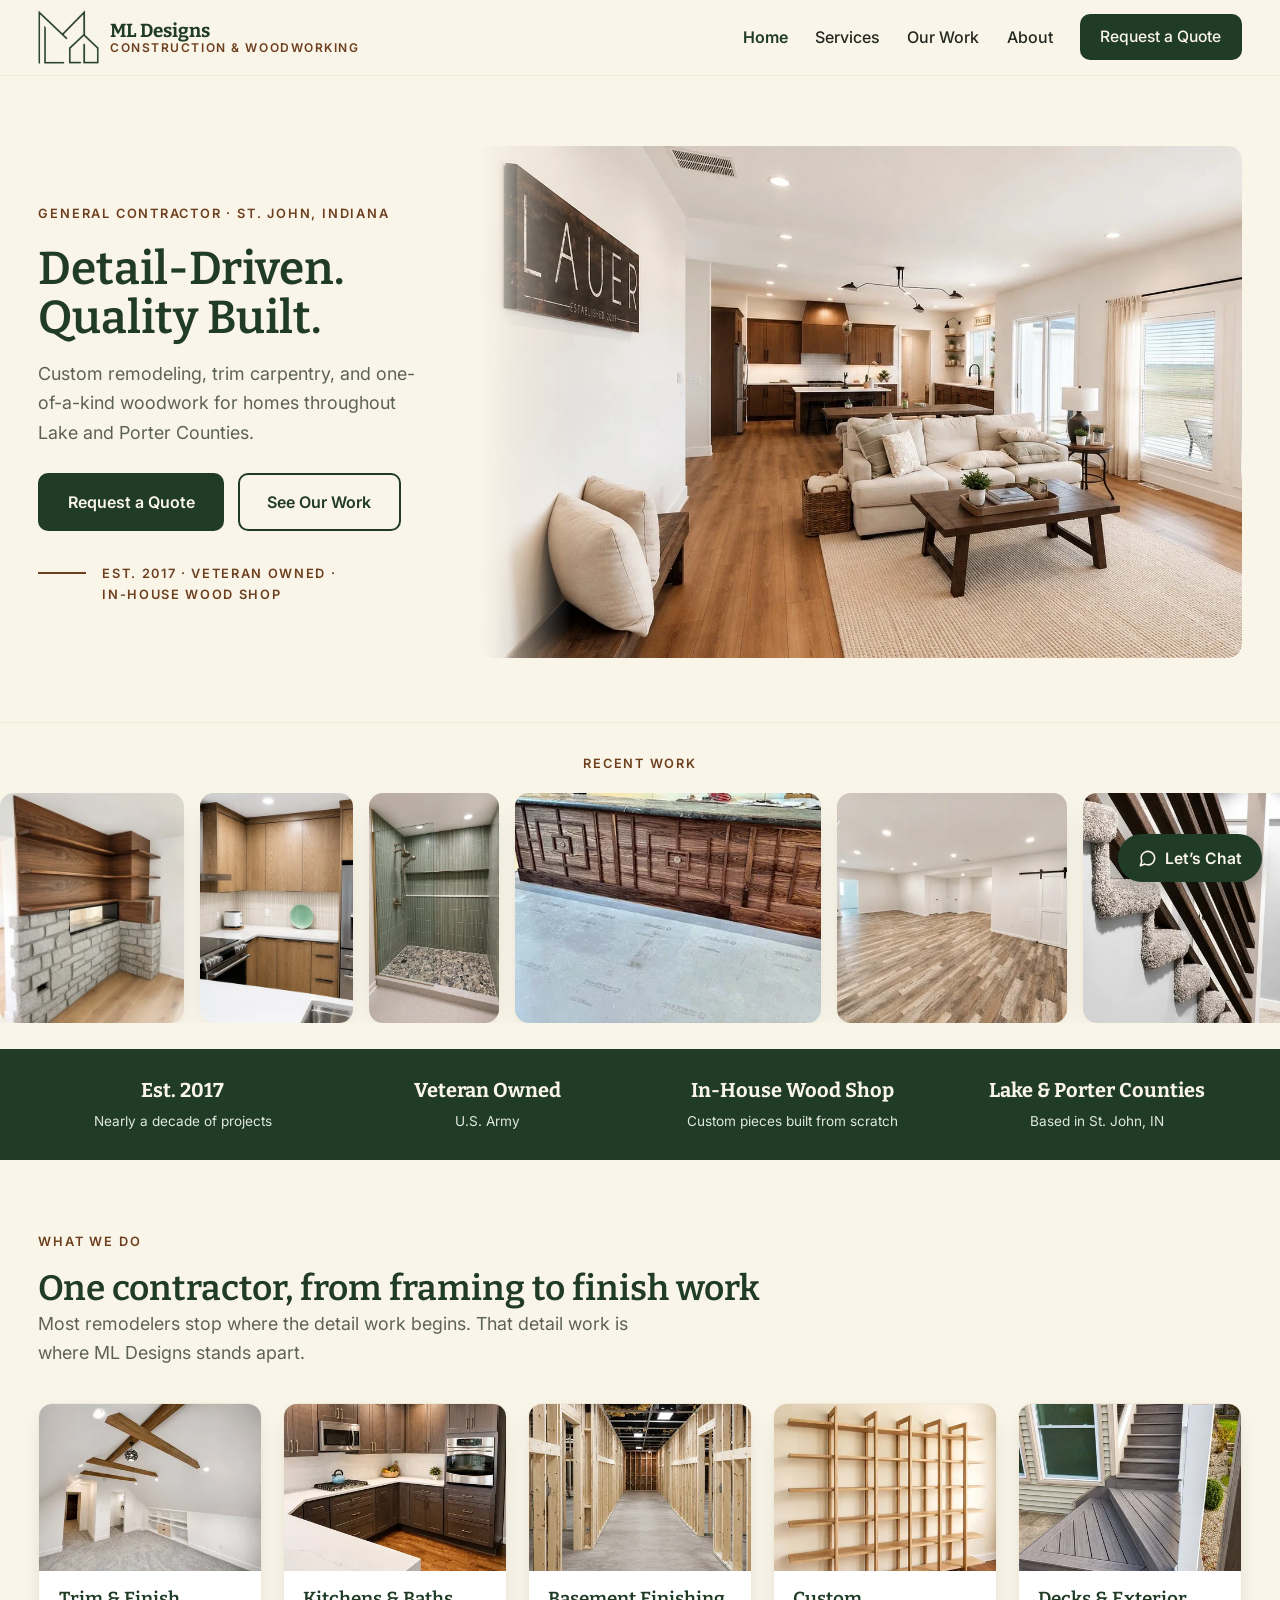
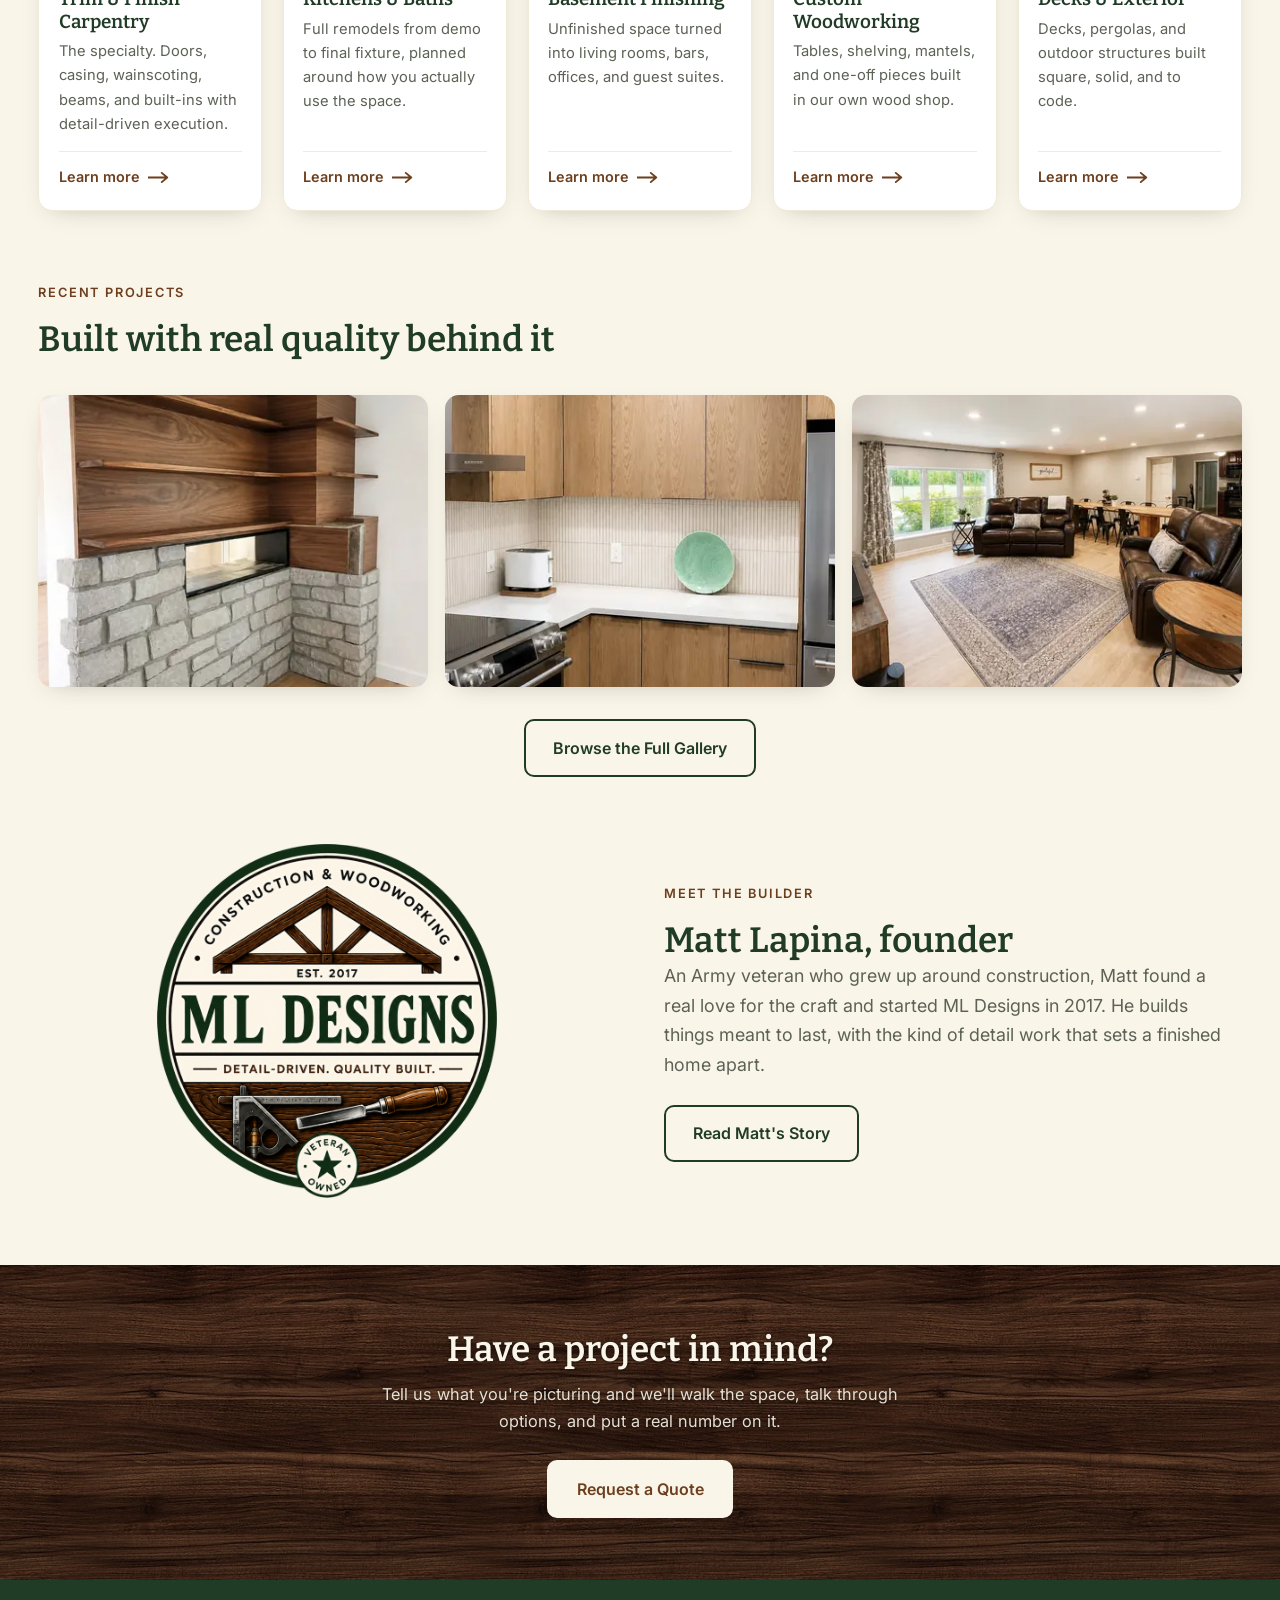
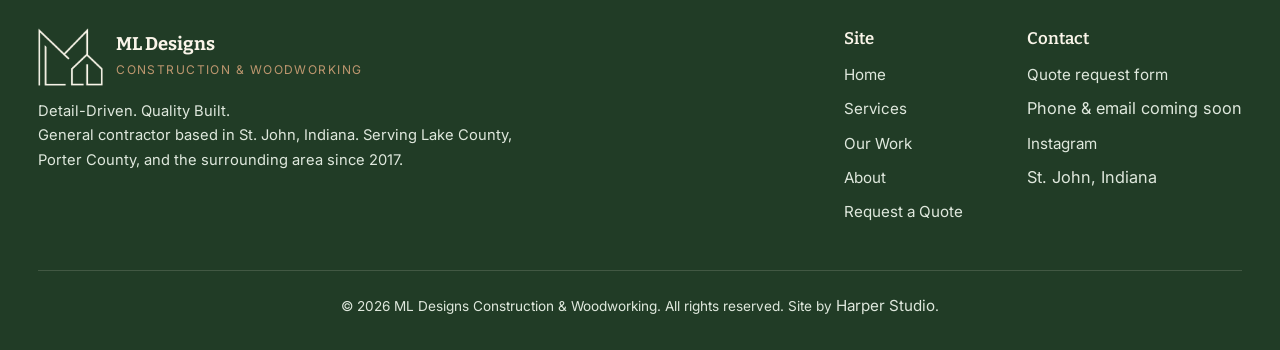
<file: index.html>
<!DOCTYPE html>
<html lang="en">
<head>
<meta charset="UTF-8">
<meta name="viewport" content="width=device-width, initial-scale=1.0">
<meta name="color-scheme" content="light">
<meta name="supported-color-schemes" content="light">
<meta name="robots" content="noindex">
<title>ML Designs Construction &amp; Woodworking | Remodeling in St. John, IN</title>
<meta name="description" content="ML Designs, general contractor in St. John, Indiana. Residential remodeling, high-end trim work, and custom woodworking. Est. 2017, veteran owned.">
<link rel="canonical" href="https://mldesignscw.com/">
<meta property="og:title" content="ML Designs Construction &amp; Woodworking">
<meta property="og:description" content="ML Designs, general contractor in St. John, Indiana. Residential remodeling, high-end trim work, and custom woodworking. Est. 2017, veteran owned.">
<meta property="og:image" content="https://mldesignscw.com/img/brand/logo-badge-web.png">
<meta property="og:url" content="https://mldesignscw.com/">
<meta property="og:type" content="website">
<link rel="icon" type="image/png" sizes="16x16" href="img/brand/favicon-16.png?v=38">
<link rel="icon" type="image/png" sizes="32x32" href="img/brand/favicon-32.png?v=38">
<link rel="icon" type="image/png" sizes="48x48" href="img/brand/favicon-48.png?v=38">
<link rel="icon" href="favicon.ico?v=38" sizes="any">
<link rel="apple-touch-icon" href="img/brand/apple-touch-icon.png?v=38">
<link rel="preconnect" href="https://fonts.googleapis.com">
<link rel="preconnect" href="https://fonts.gstatic.com" crossorigin>
<link href="https://fonts.googleapis.com/css2?family=Bitter:wght@500;600;700&family=Inter:wght@400;500;600&display=swap" rel="stylesheet">
<link rel="stylesheet" href="style.css?v=42">
<script type="application/ld+json">
{
  "@context": "https://schema.org",
  "@type": "GeneralContractor",
  "name": "ML Designs Construction & Woodworking",
  "image": "https://mldesignscw.com/img/brand/logo-badge-web.png",
  "logo": "https://mldesignscw.com/img/brand/logo-tile-512.png",
  "url": "https://mldesignscw.com/",
  "sameAs": ["https://www.instagram.com/ml_designs_const_woodworking/"],
  "slogan": "Detail-Driven. Quality Built.",
  "foundingDate": "2017",
  "founder": { "@type": "Person", "name": "Matt Lapina" },
  "address": { "@type": "PostalAddress", "addressLocality": "St. John", "addressRegion": "IN", "addressCountry": "US" },
  "areaServed": [
    { "@type": "AdministrativeArea", "name": "Lake County, Indiana" },
    { "@type": "AdministrativeArea", "name": "Porter County, Indiana" },
    { "@type": "City", "name": "St. John, Indiana" }
  ],
  "knowsAbout": ["residential remodeling", "trim carpentry", "finish carpentry", "basement finishing", "kitchen remodeling", "bathroom remodeling", "custom woodworking", "built-ins", "decks"],
  "description": "General contractor in St. John, Indiana focused on residential remodeling with a specialty in high-end trim work. In-house wood shop for custom pieces. Serving Lake County, Porter County, and the surrounding area since 2017. Veteran owned."
}
</script>
</head>
<body>
<a class="skip-link" href="#main">Skip to content</a>
<header class="nav">
  <div class="wrap">
    <a class="brand" href="index.html">
      <img class="mark" src="img/brand/logo-mark-green.png" alt="ML Designs logo">
      <span class="name">ML Designs<span>Construction &amp; Woodworking</span></span>
    </a>
    <nav class="nav-links" id="navLinks">
      <a href="index.html" class="active">Home</a>
      <a href="services.html">Services</a>
      <a href="work.html">Our Work</a>
      <a href="about.html">About</a>
      <a class="btn btn-primary nav-cta" href="quote.html">Request a Quote</a>
    </nav>
    <button class="nav-toggle" id="navToggle" aria-label="Open menu">
      <span></span><span></span><span></span>
    </button>
  </div>
</header>

<main id="main">
<section class="hero heroPhoto">
  <div class="wrap">
    <div class="hero-content reveal">
      <span class="eyebrow">General Contractor &middot; St. John, Indiana</span>
      <h1>Detail-Driven.<br>Quality Built.</h1>
      <p class="lead">Custom remodeling, trim carpentry, and one-of-a-kind woodwork for homes throughout Lake and Porter Counties.</p>
      <div class="hero-ctas">
        <a class="btn btn-primary" href="quote.html">Request a Quote</a>
        <a class="btn btn-ghost" href="work.html">See Our Work</a>
      </div>
      <div class="hero-trust"><span>Est. 2017 &middot; Veteran Owned &middot; <span class="nb">In-House Wood Shop</span></span></div>
    </div>
    <img class="hero-photo reveal" src="img/photos/hero-work-full.webp" alt="Open living area and kitchen in a completed ML Designs remodel" fetchpriority="high" width="1360" height="900">
  </div>
</section>

<div class="workstrip" aria-label="Recent project photos">
  <div class="wrap workstrip-label"><span class="eyebrow" style="margin-bottom:0">Recent Work</span></div>
  <div class="workstrip-scroller">
  <div class="workstrip-track">
    <img class="ws-hero" src="img/photos/hero-work-full.webp" alt="Open living area and kitchen in a completed ML Designs remodel" width="348" height="230">    <img srcset="img/work/r/trim-stone-fireplace-shelves-400.webp 400w, img/work/r/trim-stone-fireplace-shelves-800.webp 800w" sizes="300px" src="img/work/trim-stone-fireplace-shelves.jpg" alt="Stone fireplace with floating walnut shelves" loading="lazy" width="184" height="230"><img srcset="img/work/r/kitchen-walnut-cabinets-400.webp 400w, img/work/r/kitchen-walnut-cabinets-800.webp 800w" sizes="300px" src="img/work/kitchen-walnut-cabinets.jpg" alt="Walnut kitchen cabinets with white counters" loading="lazy" width="153" height="230"><img srcset="img/work/r/bath-green-glass-tile-shower-400.webp 400w, img/work/r/bath-green-glass-tile-shower-800.webp 800w" sizes="300px" src="img/work/bath-green-glass-tile-shower.jpg" alt="Green glass tile shower with pebble floor" loading="lazy" width="129" height="230"><img srcset="img/work/r/wood-paneled-bar-reception-400.webp 400w, img/work/r/wood-paneled-bar-reception-800.webp 800w" sizes="300px" src="img/work/wood-paneled-bar-reception.jpg" alt="Custom paneled bar and reception desk" loading="lazy" width="307" height="230"><img srcset="img/work/r/interior-great-room-barn-door-400.webp 400w, img/work/r/interior-great-room-barn-door-800.webp 800w" sizes="300px" src="img/work/interior-great-room-barn-door.jpg" alt="Open living space with barn door and wide-plank flooring" loading="lazy" width="230" height="230"><img srcset="img/work/r/trim-stair-railing-balusters-400.webp 400w, img/work/r/trim-stair-railing-balusters-800.webp 800w" sizes="300px" src="img/work/trim-stair-railing-balusters.jpg" alt="Stair railing with black metal balusters" loading="lazy" width="230" height="230"><img srcset="img/work/r/exterior-pergola-deck-400.webp 400w, img/work/r/exterior-pergola-deck-800.webp 800w" sizes="300px" src="img/work/exterior-pergola-deck.jpg" alt="Cedar pergola over a second-floor deck" loading="lazy" width="230" height="230"><img srcset="img/work/r/kitchen-island-seating-400.webp 400w, img/work/r/kitchen-island-seating-800.webp 800w" sizes="300px" src="img/work/kitchen-island-seating.jpg" alt="Kitchen island with waterfall edge and seating" loading="lazy" width="153" height="230"><img srcset="img/work/r/trim-bonus-room-beams-400.webp 400w, img/work/r/trim-bonus-room-beams-800.webp 800w" sizes="300px" src="img/work/trim-bonus-room-beams.jpg" alt="Bonus room with exposed beams and built-ins" loading="lazy" width="307" height="230"><img srcset="img/work/r/wood-custom-shelving-unit-400.webp 400w, img/work/r/wood-custom-shelving-unit-800.webp 800w" sizes="300px" src="img/work/wood-custom-shelving-unit.jpg" alt="Custom built wood shelving unit" loading="lazy" width="184" height="230">
    <img class="ws-hero" src="img/photos/hero-work-full.webp" alt="" width="348" height="230"><img srcset="img/work/r/trim-stone-fireplace-shelves-400.webp 400w, img/work/r/trim-stone-fireplace-shelves-800.webp 800w" sizes="300px" src="img/work/trim-stone-fireplace-shelves.jpg" alt="" loading="lazy" width="184" height="230"><img srcset="img/work/r/kitchen-walnut-cabinets-400.webp 400w, img/work/r/kitchen-walnut-cabinets-800.webp 800w" sizes="300px" src="img/work/kitchen-walnut-cabinets.jpg" alt="" loading="lazy" width="153" height="230"><img srcset="img/work/r/bath-green-glass-tile-shower-400.webp 400w, img/work/r/bath-green-glass-tile-shower-800.webp 800w" sizes="300px" src="img/work/bath-green-glass-tile-shower.jpg" alt="" loading="lazy" width="129" height="230"><img srcset="img/work/r/wood-paneled-bar-reception-400.webp 400w, img/work/r/wood-paneled-bar-reception-800.webp 800w" sizes="300px" src="img/work/wood-paneled-bar-reception.jpg" alt="" loading="lazy" width="307" height="230"><img srcset="img/work/r/interior-great-room-barn-door-400.webp 400w, img/work/r/interior-great-room-barn-door-800.webp 800w" sizes="300px" src="img/work/interior-great-room-barn-door.jpg" alt="" loading="lazy" width="230" height="230"><img srcset="img/work/r/trim-stair-railing-balusters-400.webp 400w, img/work/r/trim-stair-railing-balusters-800.webp 800w" sizes="300px" src="img/work/trim-stair-railing-balusters.jpg" alt="" loading="lazy" width="230" height="230"><img srcset="img/work/r/exterior-pergola-deck-400.webp 400w, img/work/r/exterior-pergola-deck-800.webp 800w" sizes="300px" src="img/work/exterior-pergola-deck.jpg" alt="" loading="lazy" width="230" height="230"><img srcset="img/work/r/kitchen-island-seating-400.webp 400w, img/work/r/kitchen-island-seating-800.webp 800w" sizes="300px" src="img/work/kitchen-island-seating.jpg" alt="" loading="lazy" width="153" height="230"><img srcset="img/work/r/trim-bonus-room-beams-400.webp 400w, img/work/r/trim-bonus-room-beams-800.webp 800w" sizes="300px" src="img/work/trim-bonus-room-beams.jpg" alt="" loading="lazy" width="307" height="230"><img srcset="img/work/r/wood-custom-shelving-unit-400.webp 400w, img/work/r/wood-custom-shelving-unit-800.webp 800w" sizes="300px" src="img/work/wood-custom-shelving-unit.jpg" alt="" loading="lazy" width="184" height="230">
  </div>
  </div>
</div>

<div class="trust">
  <div class="wrap">
    <div><b>Est. 2017</b><span>Nearly a decade of projects</span></div>
    <div><b>Veteran Owned</b><span>U.S. Army</span></div>
    <div><b>In-House Wood Shop</b><span>Custom pieces built from scratch</span></div>
    <div><b>Lake &amp; Porter Counties</b><span>Based in St. John, IN</span></div>
  </div>
</div>

<section>
  <div class="wrap">
    <div class="reveal">
      <span class="eyebrow">What We Do</span>
      <h2>One contractor, from framing to finish work</h2>
      <p class="lead">Most remodelers stop where the detail work begins. That detail work is where ML Designs stands apart.</p>
    </div>
    <div class="grid">
      <a class="card reveal" href="services.html#trim">
        <img srcset="img/work/r/trim-bonus-room-beams-400.webp 400w, img/work/r/trim-bonus-room-beams-800.webp 800w" sizes="300px" src="img/work/trim-bonus-room-beams.jpg" alt="Bonus room with exposed beams and built-ins" width="1448" height="1086" loading="lazy">
        <div class="pad">
          <h3>Trim &amp; Finish Carpentry</h3>
          <p>The specialty. Doors, casing, wainscoting, beams, and built-ins with detail-driven execution.</p>
          <span class="more">Learn more<svg viewBox="0 0 24 12" aria-hidden="true"><path d="M0 6h20M15 1l6 5-6 5"/></svg></span>
        </div>
      </a>
      <a class="card reveal" href="services.html#kitchens">
        <img srcset="img/work/r/kitchen-dark-cabinets-quartz-400.webp 400w, img/work/r/kitchen-dark-cabinets-quartz-800.webp 800w" sizes="300px" src="img/work/kitchen-dark-cabinets-quartz.jpg" alt="Kitchen with dark cabinetry and quartz island" width="1024" height="1536" loading="lazy">
        <div class="pad">
          <h3>Kitchens &amp; Baths</h3>
          <p>Full remodels from demo to final fixture, planned around how you actually use the space.</p>
          <span class="more">Learn more<svg viewBox="0 0 24 12" aria-hidden="true"><path d="M0 6h20M15 1l6 5-6 5"/></svg></span>
        </div>
      </a>
      <a class="card reveal" href="services.html#basements">
        <img srcset="img/work/r/framing-basement-framing-400.webp 400w, img/work/r/framing-basement-framing-800.webp 800w" sizes="300px" src="img/work/framing-basement-framing.jpg" alt="Basement framing in progress" width="1254" height="1254" loading="lazy">
        <div class="pad">
          <h3>Basement Finishing</h3>
          <p>Unfinished space turned into living rooms, bars, offices, and guest suites.</p>
          <span class="more">Learn more<svg viewBox="0 0 24 12" aria-hidden="true"><path d="M0 6h20M15 1l6 5-6 5"/></svg></span>
        </div>
      </a>
      <a class="card reveal" href="services.html#woodworking">
        <img srcset="img/work/r/wood-custom-shelving-unit-400.webp 400w, img/work/r/wood-custom-shelving-unit-800.webp 800w" sizes="300px" src="img/work/wood-custom-shelving-unit.jpg" alt="Custom built wood shelving unit" width="1122" height="1402" loading="lazy">
        <div class="pad">
          <h3>Custom Woodworking</h3>
          <p>Tables, shelving, mantels, and one-off pieces built in our own wood shop.</p>
          <span class="more">Learn more<svg viewBox="0 0 24 12" aria-hidden="true"><path d="M0 6h20M15 1l6 5-6 5"/></svg></span>
        </div>
      </a>
      <a class="card reveal" href="services.html#exterior">
        <img srcset="img/work/r/exterior-deck-stairs-400.webp 400w, img/work/r/exterior-deck-stairs-800.webp 800w" sizes="300px" src="img/work/exterior-deck-stairs.jpg" alt="Composite deck stairs with mitered decking" width="1254" height="1254" loading="lazy">
        <div class="pad">
          <h3>Decks &amp; Exterior</h3>
          <p>Decks, pergolas, and outdoor structures built square, solid, and to code.</p>
          <span class="more">Learn more<svg viewBox="0 0 24 12" aria-hidden="true"><path d="M0 6h20M15 1l6 5-6 5"/></svg></span>
        </div>
      </a>
    </div>
  </div>
</section>

<section style="padding-top:0">
  <div class="wrap">
    <div class="reveal">
      <span class="eyebrow">Recent Projects</span>
      <h2>Built with real quality behind it</h2>
    </div>
    <div class="feat reveal">
      <figure><img srcset="img/work/r/trim-stone-fireplace-shelves-400.webp 400w, img/work/r/trim-stone-fireplace-shelves-800.webp 800w" sizes="300px" src="img/work/trim-stone-fireplace-shelves.jpg" alt="Stone fireplace with floating walnut shelves" width="1122" height="1402" loading="lazy"></figure>
      <figure><img srcset="img/work/r/kitchen-walnut-cabinets-400.webp 400w, img/work/r/kitchen-walnut-cabinets-800.webp 800w" sizes="300px" src="img/work/kitchen-walnut-cabinets.jpg" alt="Walnut kitchen cabinets with white counters" width="1024" height="1536" loading="lazy"></figure>
      <figure><img srcset="img/work/r/interior-open-living-dining-400.webp 400w, img/work/r/interior-open-living-dining-800.webp 800w" sizes="300px" src="img/work/interior-open-living-dining.jpg" alt="Open living and dining area with custom table" width="1254" height="1254" loading="lazy"></figure>
    </div>
    <div style="text-align:center;margin-top:2rem" class="reveal">
      <a class="btn btn-ghost" href="work.html">Browse the Full Gallery</a>
    </div>
  </div>
</section>

<section style="padding-top:0">
  <div class="wrap split">
    <div class="badge-side reveal">
      <img src="img/brand/logo-badge-web.png" alt="ML Designs Construction and Woodworking badge, established 2017, veteran owned">
    </div>
    <div class="reveal">
      <span class="eyebrow">Meet the Builder</span>
      <h2>Matt Lapina, founder</h2>
      <p class="lead">An Army veteran who grew up around construction, Matt found a real love for the craft and started ML Designs in 2017. He builds things meant to last, with the kind of detail work that sets a finished home apart.</p>
      <div class="hero-ctas">
        <a class="btn btn-ghost" href="about.html">Read Matt's Story</a>
      </div>
    </div>
  </div>
</section>

<div class="cta-band">
  <div class="wrap reveal">
    <h2>Have a project in mind?</h2>
    <p>Tell us what you're picturing and we'll walk the space, talk through options, and put a real number on it.</p>
    <a class="btn" href="quote.html">Request a Quote</a>
  </div>
</div>
</main>


<footer>
  <div class="wrap">
    <div>
      <div class="fbrand">
        <img src="img/brand/logo-mark-cream.png" alt="">
        <div><b>ML Designs</b><span>Construction &amp; Woodworking</span></div>
      </div>
      <p>Detail-Driven. Quality Built.<br>General contractor based in St. John, Indiana. Serving Lake County, Porter County, and the surrounding area since 2017.</p>
    </div>
    <div class="footer-col">
      <h3>Site</h3>
      <ul>
        <li><a href="index.html">Home</a></li>
        <li><a href="services.html">Services</a></li>
        <li><a href="work.html">Our Work</a></li>
        <li><a href="about.html">About</a></li>
        <li><a href="quote.html">Request a Quote</a></li>
      </ul>
    </div>
    <div>
      <h3>Contact</h3>
      <ul>
        <li><a href="quote.html">Quote request form</a></li>
        <li>Phone &amp; email coming soon</li>
        <li><a href="https://www.instagram.com/ml_designs_const_woodworking/" target="_blank" rel="noopener">Instagram</a></li>
        <li>St. John, Indiana</li>
      </ul>
    </div>
  </div>
  <div class="copy wrap">&copy; <span class="yr">2026</span> ML Designs Construction &amp; Woodworking. All rights reserved. Site by <a href="https://harperstudio.co/" target="_blank" rel="noopener">Harper Studio</a>.</div>
</footer>

<div class="lb" id="lightbox" aria-modal="true" role="dialog">
  <button class="lb-close" aria-label="Close">&times;</button>
  <img alt="">
</div>

<script src="main.js?v=39"></script>
</body>
</html>
</file>
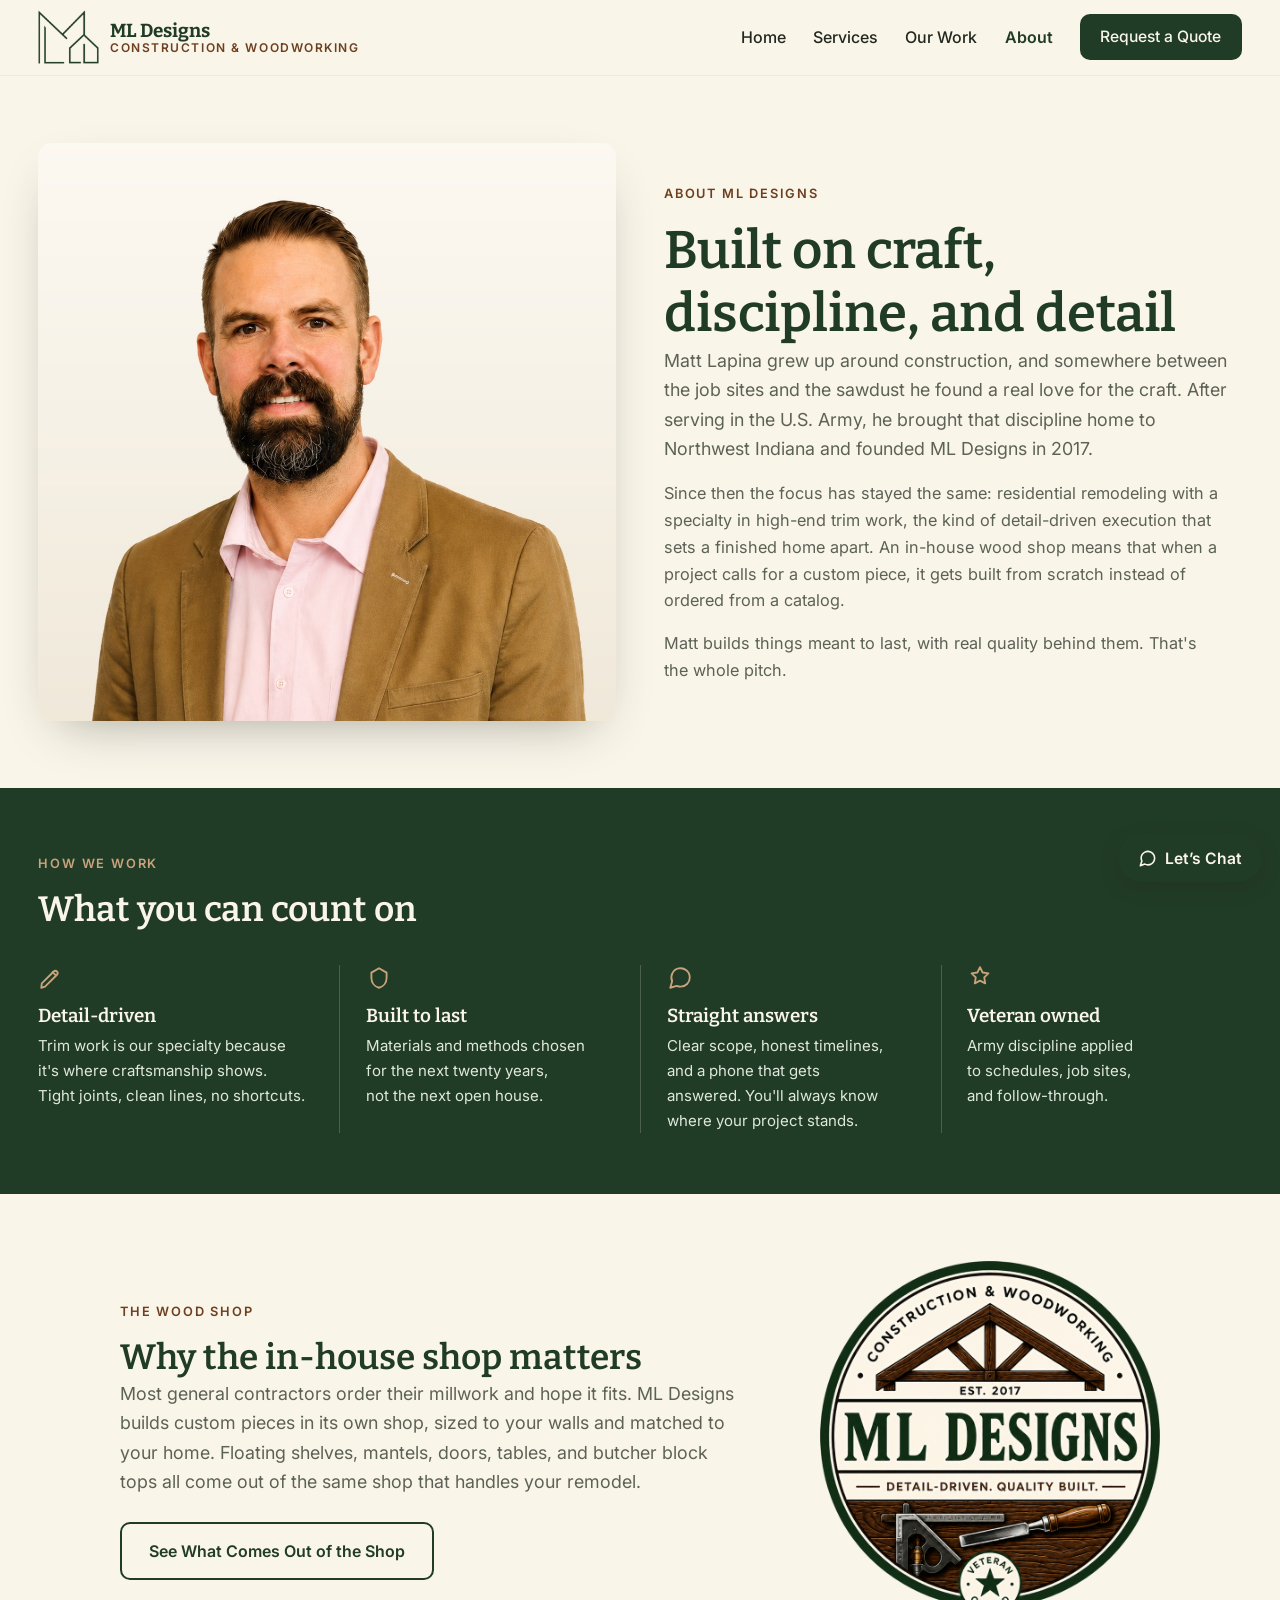
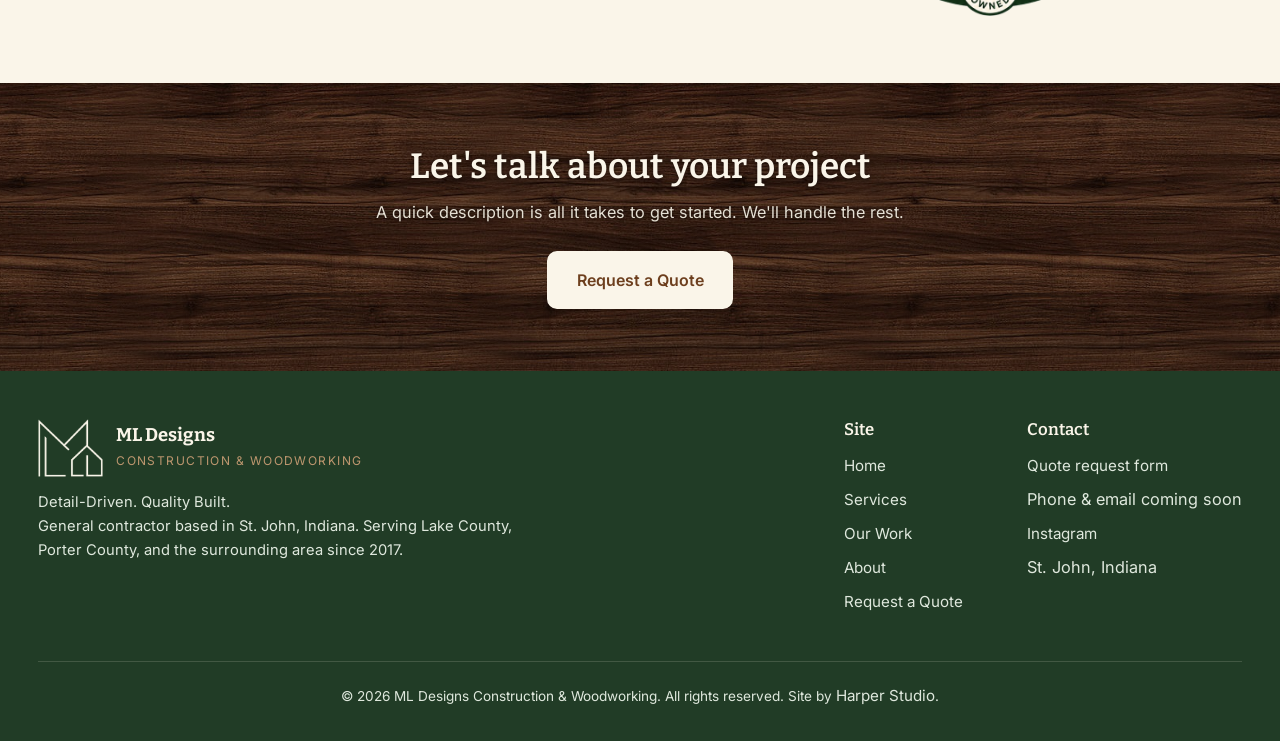
<file: about.html>
<!DOCTYPE html>
<html lang="en">
<head>
<meta charset="UTF-8">
<meta name="viewport" content="width=device-width, initial-scale=1.0">
<meta name="color-scheme" content="light">
<meta name="supported-color-schemes" content="light">
<meta name="robots" content="noindex">
<title>About Matt Lapina | ML Designs Construction &amp; Woodworking, St. John IN</title>
<meta name="description" content="Matt Lapina founded ML Designs in 2017. An Army veteran, he focuses on residential remodeling with a specialty in high-end trim work in Northwest Indiana.">
<link rel="canonical" href="https://mldesignscw.com/about.html">
<meta property="og:title" content="About | ML Designs Construction &amp; Woodworking">
<meta property="og:description" content="Matt Lapina founded ML Designs in 2017. An Army veteran, he focuses on residential remodeling with a specialty in high-end trim work in Northwest Indiana.">
<meta property="og:image" content="https://mldesignscw.com/img/brand/logo-badge-web.png">
<meta property="og:url" content="https://mldesignscw.com/about.html">
<meta property="og:type" content="website">
<link rel="icon" type="image/png" sizes="16x16" href="img/brand/favicon-16.png?v=38">
<link rel="icon" type="image/png" sizes="32x32" href="img/brand/favicon-32.png?v=38">
<link rel="icon" type="image/png" sizes="48x48" href="img/brand/favicon-48.png?v=38">
<link rel="icon" href="favicon.ico?v=38" sizes="any">
<link rel="apple-touch-icon" href="img/brand/apple-touch-icon.png?v=38">
<link rel="preconnect" href="https://fonts.googleapis.com">
<link rel="preconnect" href="https://fonts.gstatic.com" crossorigin>
<link href="https://fonts.googleapis.com/css2?family=Bitter:wght@500;600;700&family=Inter:wght@400;500;600&display=swap" rel="stylesheet">
<link rel="stylesheet" href="style.css?v=42">
<script type="application/ld+json">
{
  "@context": "https://schema.org",
  "@type": "BreadcrumbList",
  "itemListElement": [
    {
      "@type": "ListItem",
      "position": 1,
      "name": "Home",
      "item": "https://mldesignscw.com/"
    },
    {
      "@type": "ListItem",
      "position": 2,
      "name": "About",
      "item": "https://mldesignscw.com/about.html"
    }
  ]
}
</script>
</head>
<body>
<a class="skip-link" href="#main">Skip to content</a>
<header class="nav">
  <div class="wrap">
    <a class="brand" href="index.html">
      <img class="mark" src="img/brand/logo-mark-green.png" alt="ML Designs logo">
      <span class="name">ML Designs<span>Construction &amp; Woodworking</span></span>
    </a>
    <nav class="nav-links" id="navLinks">
      <a href="index.html">Home</a>
      <a href="services.html">Services</a>
      <a href="work.html">Our Work</a>
      <a href="about.html" class="active">About</a>
      <a class="btn btn-primary nav-cta" href="quote.html">Request a Quote</a>
    </nav>
    <button class="nav-toggle" id="navToggle" aria-label="Open menu">
      <span></span><span></span><span></span>
    </button>
  </div>
</header>

<main id="main">
<section>
  <div class="wrap split">
    <div class="photo portrait reveal"><img src="img/photos/matt-lapina.jpg" alt="Matt Lapina, founder of ML Designs" width="1080" height="1350"></div>
    <div class="reveal">
      <span class="eyebrow">About ML Designs</span>
      <h1>Built on craft, discipline, and detail</h1>
      <p class="lead">Matt Lapina grew up around construction, and somewhere between the job sites and the sawdust he found a real love for the craft. After serving in the U.S. Army, he brought that discipline home to Northwest Indiana and founded ML Designs in 2017.</p>
      <p style="margin-top:1rem">Since then the focus has stayed the same: residential remodeling with a specialty in high-end trim work, the kind of detail-driven execution that sets a finished home apart. An in-house wood shop means that when a project calls for a custom piece, it gets built from scratch instead of ordered from a catalog.</p>
      <p style="margin-top:1rem">Matt builds things meant to last, with real quality behind them. That's the whole pitch.</p>
    </div>
  </div>
</section>

<section class="band-soft">
  <div class="wrap">
    <div class="reveal">
      <span class="eyebrow">How We Work</span>
      <h2>What you can count on</h2>
    </div>
    <div class="vals">
      <div class="val reveal">
        <div class="icon-tile">
          <svg viewBox="0 0 24 24" fill="none" stroke="currentColor" stroke-width="2" stroke-linecap="round" stroke-linejoin="round"><path d="M3 21l3.5-1 11-11a2.1 2.1 0 0 0-3-3l-11 11L3 21z"/><path d="M13.5 6.5l3 3"/></svg>
        </div>
        <h3>Detail-driven</h3>
        <p>Trim work is our specialty because it's where craftsmanship shows. Tight joints, clean lines, no shortcuts.</p>
      </div>
      <div class="val reveal">
        <div class="icon-tile">
          <svg viewBox="0 0 24 24" fill="none" stroke="currentColor" stroke-width="2" stroke-linecap="round" stroke-linejoin="round"><path d="M12 3l7 4v5c0 4.5-3 8-7 9-4-1-7-4.5-7-9V7l7-4z"/></svg>
        </div>
        <h3>Built to last</h3>
        <p>Materials and methods chosen for the next twenty years, not the next open house.</p>
      </div>
      <div class="val reveal">
        <div class="icon-tile">
          <svg viewBox="0 0 24 24" fill="none" stroke="currentColor" stroke-width="2" stroke-linecap="round" stroke-linejoin="round"><path d="M21 11.5a8.38 8.38 0 0 1-8.5 8.5 8.5 8.5 0 0 1-3.5-.76L3 21l1.76-6A8.5 8.5 0 1 1 21 11.5z"/></svg>
        </div>
        <h3>Straight answers</h3>
        <p>Clear scope, honest timelines, and a phone that gets answered. You'll always know where your project stands.</p>
      </div>
      <div class="val reveal">
        <div class="icon-tile">
          <svg viewBox="0 0 24 24" fill="none" stroke="currentColor" stroke-width="2" stroke-linecap="round" stroke-linejoin="round"><path d="M12 2l2.4 4.9 5.4.8-3.9 3.8.9 5.4-4.8-2.5-4.8 2.5.9-5.4L4.2 7.7l5.4-.8L12 2z"/></svg>
        </div>
        <h3>Veteran owned</h3>
        <p>Army discipline applied to schedules, job sites, and follow-through.</p>
      </div>
    </div>
  </div>
</section>

<section>
  <div class="wrap split centered">
    <div class="reveal">
      <span class="eyebrow">The Wood Shop</span>
      <h2>Why the in-house shop matters</h2>
      <p class="lead">Most general contractors order their millwork and hope it fits. ML Designs builds custom pieces in its own shop, sized to your walls and matched to your home. Floating shelves, mantels, doors, tables, and butcher block tops all come out of the same shop that handles your remodel.</p>
      <div class="hero-ctas">
        <a class="btn btn-ghost" href="work.html">See What Comes Out of the Shop</a>
      </div>
    </div>
    <div class="badge-side reveal">
      <img src="img/brand/logo-badge-web.png" alt="ML Designs badge: Detail-Driven. Quality Built.">
    </div>
  </div>
</section>

<div class="cta-band">
  <div class="wrap reveal">
    <h2>Let's talk about your project</h2>
    <p>A quick description is all it takes to get started. We'll handle the rest.</p>
    <a class="btn" href="quote.html">Request a Quote</a>
  </div>
</div>
</main>


<footer>
  <div class="wrap">
    <div>
      <div class="fbrand">
        <img src="img/brand/logo-mark-cream.png" alt="">
        <div><b>ML Designs</b><span>Construction &amp; Woodworking</span></div>
      </div>
      <p>Detail-Driven. Quality Built.<br>General contractor based in St. John, Indiana. Serving Lake County, Porter County, and the surrounding area since 2017.</p>
    </div>
    <div class="footer-col">
      <h3>Site</h3>
      <ul>
        <li><a href="index.html">Home</a></li>
        <li><a href="services.html">Services</a></li>
        <li><a href="work.html">Our Work</a></li>
        <li><a href="about.html">About</a></li>
        <li><a href="quote.html">Request a Quote</a></li>
      </ul>
    </div>
    <div>
      <h3>Contact</h3>
      <ul>
        <li><a href="quote.html">Quote request form</a></li>
        <li>Phone &amp; email coming soon</li>
        <li><a href="https://www.instagram.com/ml_designs_const_woodworking/" target="_blank" rel="noopener">Instagram</a></li>
        <li>St. John, Indiana</li>
      </ul>
    </div>
  </div>
  <div class="copy wrap">&copy; <span class="yr">2026</span> ML Designs Construction &amp; Woodworking. All rights reserved. Site by <a href="https://harperstudio.co/" target="_blank" rel="noopener">Harper Studio</a>.</div>
</footer>

<script src="main.js?v=39"></script>
</body>
</html>
</file>
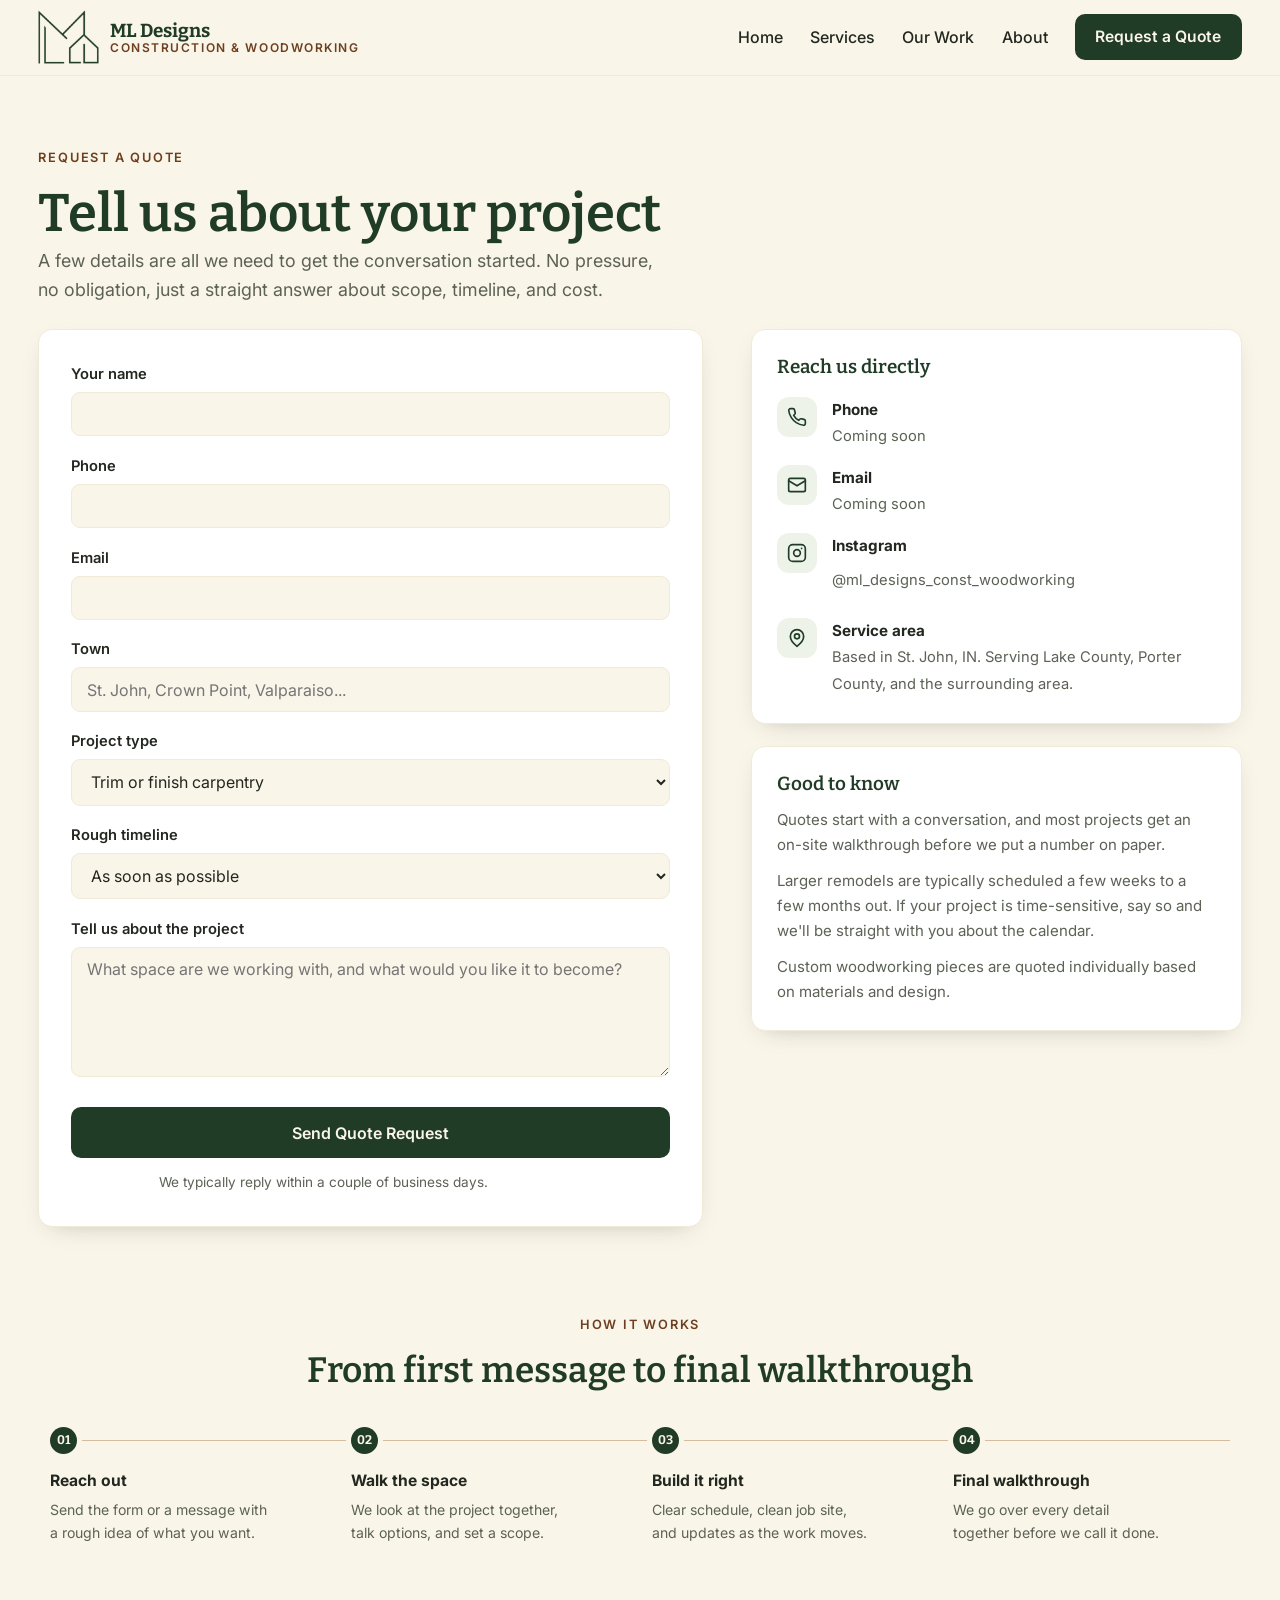
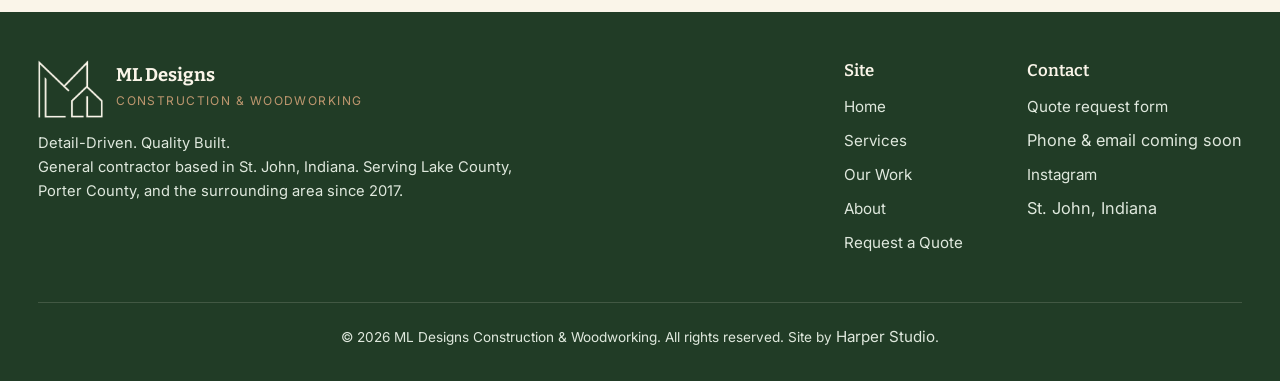
<file: quote.html>
<!DOCTYPE html>
<html lang="en">
<head>
<meta charset="UTF-8">
<meta name="viewport" content="width=device-width, initial-scale=1.0">
<meta name="color-scheme" content="light">
<meta name="supported-color-schemes" content="light">
<meta name="robots" content="noindex">
<title>Request a Quote | ML Designs Construction &amp; Woodworking, St. John IN</title>
<meta name="description" content="Request a free quote from ML Designs. Remodeling, trim carpentry, basements, and custom woodworking across Lake and Porter counties, Indiana.">
<link rel="canonical" href="https://mldesignscw.com/quote.html">
<meta property="og:title" content="Request a Quote | ML Designs Construction &amp; Woodworking">
<meta property="og:description" content="Request a free quote from ML Designs. Remodeling, trim carpentry, basements, and custom woodworking across Lake and Porter counties, Indiana.">
<meta property="og:image" content="https://mldesignscw.com/img/brand/logo-badge-web.png">
<meta property="og:url" content="https://mldesignscw.com/quote.html">
<meta property="og:type" content="website">
<link rel="icon" type="image/png" sizes="16x16" href="img/brand/favicon-16.png?v=38">
<link rel="icon" type="image/png" sizes="32x32" href="img/brand/favicon-32.png?v=38">
<link rel="icon" type="image/png" sizes="48x48" href="img/brand/favicon-48.png?v=38">
<link rel="icon" href="favicon.ico?v=38" sizes="any">
<link rel="apple-touch-icon" href="img/brand/apple-touch-icon.png?v=38">
<link rel="preconnect" href="https://fonts.googleapis.com">
<link rel="preconnect" href="https://fonts.gstatic.com" crossorigin>
<link href="https://fonts.googleapis.com/css2?family=Bitter:wght@500;600;700&family=Inter:wght@400;500;600&display=swap" rel="stylesheet">
<link rel="stylesheet" href="style.css?v=42">
<script type="application/ld+json">
{
  "@context": "https://schema.org",
  "@type": "BreadcrumbList",
  "itemListElement": [
    {
      "@type": "ListItem",
      "position": 1,
      "name": "Home",
      "item": "https://mldesignscw.com/"
    },
    {
      "@type": "ListItem",
      "position": 2,
      "name": "Request a Quote",
      "item": "https://mldesignscw.com/quote.html"
    }
  ]
}
</script>
</head>
<body>
<a class="skip-link" href="#main">Skip to content</a>
<header class="nav">
  <div class="wrap">
    <a class="brand" href="index.html">
      <img class="mark" src="img/brand/logo-mark-green.png" alt="ML Designs logo">
      <span class="name">ML Designs<span>Construction &amp; Woodworking</span></span>
    </a>
    <nav class="nav-links" id="navLinks">
      <a href="index.html">Home</a>
      <a href="services.html">Services</a>
      <a href="work.html">Our Work</a>
      <a href="about.html">About</a>
      <a class="btn btn-primary nav-cta active" href="quote.html">Request a Quote</a>
    </nav>
    <button class="nav-toggle" id="navToggle" aria-label="Open menu">
      <span></span><span></span><span></span>
    </button>
  </div>
</header>

<main id="main">
<section style="padding-bottom:1.5rem">
  <div class="wrap reveal">
    <span class="eyebrow">Request a Quote</span>
    <h1>Tell us about your project</h1>
    <p class="lead">A few details are all we need to get the conversation started. No pressure, no obligation, just a straight answer about scope, timeline, and cost.</p>
  </div>
</section>

<section style="padding-top:0">
  <div class="wrap quote-grid">
    <div class="form-card reveal">
      <form id="quoteForm" action="https://formspree.io/f/YOUR_FORM_ID" method="POST">
        <label for="f-name">Your name</label>
        <input id="f-name" type="text" name="name" required autocomplete="name">

        <label for="f-phone">Phone</label>
        <input id="f-phone" type="tel" name="phone" autocomplete="tel">

        <label for="f-email">Email</label>
        <input id="f-email" type="email" name="email" required autocomplete="email">

        <label for="f-town">Town</label>
        <input id="f-town" type="text" name="town" placeholder="St. John, Crown Point, Valparaiso...">

        <label for="f-type">Project type</label>
        <select id="f-type" name="project_type">
          <option>Trim or finish carpentry</option>
          <option>Kitchen or bath remodel</option>
          <option>Basement finishing</option>
          <option>Custom woodworking</option>
          <option>Deck or exterior</option>
          <option>Something else</option>
        </select>

        <label for="f-when">Rough timeline</label>
        <select id="f-when" name="timeline">
          <option>As soon as possible</option>
          <option>Next few months</option>
          <option>This year</option>
          <option>Just planning ahead</option>
        </select>

        <label for="f-msg">Tell us about the project</label>
        <textarea id="f-msg" name="message" required placeholder="What space are we working with, and what would you like it to become?"></textarea>

        <input class="hp" type="text" name="_gotcha" tabindex="-1" autocomplete="off" aria-hidden="true">

        <button class="btn btn-primary" type="submit">Send Quote Request</button>
        <p class="form-note">We typically reply within a couple of business days.</p>
        <div id="formMsg" class="form-msg" role="status"></div>
      </form>
    </div>

    <div class="reveal">
      <div class="side-card">
        <h3 style="margin-bottom:1.2rem">Reach us directly</h3>
        <div class="c-row">
          <div class="icon-tile"><svg viewBox="0 0 24 24" fill="none" stroke="currentColor" stroke-width="2" stroke-linecap="round" stroke-linejoin="round"><path d="M22 16.9v3a2 2 0 0 1-2.2 2 19.8 19.8 0 0 1-8.6-3.1 19.5 19.5 0 0 1-6-6A19.8 19.8 0 0 1 2.1 4.2 2 2 0 0 1 4.1 2h3a2 2 0 0 1 2 1.7c.1 1 .4 2 .7 2.9a2 2 0 0 1-.5 2.1L8 10a16 16 0 0 0 6 6l1.3-1.3a2 2 0 0 1 2.1-.5c.9.3 1.9.6 2.9.7a2 2 0 0 1 1.7 2z"/></svg></div>
          <div><b>Phone</b><span>Coming soon</span></div>
        </div>
        <div class="c-row">
          <div class="icon-tile"><svg viewBox="0 0 24 24" fill="none" stroke="currentColor" stroke-width="2" stroke-linecap="round" stroke-linejoin="round"><rect x="2" y="4" width="20" height="16" rx="2"/><path d="M22 7l-10 6L2 7"/></svg></div>
          <div><b>Email</b><span>Coming soon</span></div>
        </div>
        <div class="c-row">
          <div class="icon-tile"><svg viewBox="0 0 24 24" fill="none" stroke="currentColor" stroke-width="2" stroke-linecap="round" stroke-linejoin="round"><rect x="2" y="2" width="20" height="20" rx="5"/><circle cx="12" cy="12" r="4"/><circle cx="17.5" cy="6.5" r="1" fill="currentColor" stroke="none"/></svg></div>
          <div><b>Instagram</b><a href="https://www.instagram.com/ml_designs_const_woodworking/" target="_blank" rel="noopener">@ml_designs_const_woodworking</a></div>
        </div>
        <div class="c-row">
          <div class="icon-tile"><svg viewBox="0 0 24 24" fill="none" stroke="currentColor" stroke-width="2" stroke-linecap="round" stroke-linejoin="round"><path d="M20 10c0 6-8 12-8 12s-8-6-8-12a8 8 0 0 1 16 0z"/><circle cx="12" cy="10" r="3"/></svg></div>
          <div><b>Service area</b><span>Based in St. John, IN. Serving Lake County, Porter County, and the surrounding area.</span></div>
        </div>
      </div>

      <div class="side-card">
        <h3 style="margin-bottom:.8rem">Good to know</h3>
        <p style="font-size:.94rem;margin-bottom:.7rem">Quotes start with a conversation, and most projects get an on-site walkthrough before we put a number on paper.</p>
        <p style="font-size:.94rem;margin-bottom:.7rem">Larger remodels are typically scheduled a few weeks to a few months out. If your project is time-sensitive, say so and we'll be straight with you about the calendar.</p>
        <p style="font-size:.94rem">Custom woodworking pieces are quoted individually based on materials and design.</p>
      </div>
    </div>
  </div>
</section>

<section style="padding-top:1rem">
  <div class="wrap">
    <div class="reveal" style="text-align:center">
      <span class="eyebrow">How It Works</span>
      <h2>From first message to final walkthrough</h2>
    </div>
    <div class="steps reveal">
      <div class="step">
        <div class="num">01</div>
        <b>Reach out</b>
        <p>Send the form or a message with a rough idea of what you want.</p>
      </div>
      <div class="step">
        <div class="num">02</div>
        <b>Walk the space</b>
        <p>We look at the project together, talk options, and set a scope.</p>
      </div>
      <div class="step">
        <div class="num">03</div>
        <b>Build it right</b>
        <p>Clear schedule, clean job site, and updates as the work moves.</p>
      </div>
      <div class="step">
        <div class="num">04</div>
        <b>Final walkthrough</b>
        <p>We go over every detail together before we call it done.</p>
      </div>
    </div>
  </div>
</section>
</main>


<footer>
  <div class="wrap">
    <div>
      <div class="fbrand">
        <img src="img/brand/logo-mark-cream.png" alt="">
        <div><b>ML Designs</b><span>Construction &amp; Woodworking</span></div>
      </div>
      <p>Detail-Driven. Quality Built.<br>General contractor based in St. John, Indiana. Serving Lake County, Porter County, and the surrounding area since 2017.</p>
    </div>
    <div class="footer-col">
      <h3>Site</h3>
      <ul>
        <li><a href="index.html">Home</a></li>
        <li><a href="services.html">Services</a></li>
        <li><a href="work.html">Our Work</a></li>
        <li><a href="about.html">About</a></li>
        <li><a href="quote.html">Request a Quote</a></li>
      </ul>
    </div>
    <div>
      <h3>Contact</h3>
      <ul>
        <li><a href="quote.html">Quote request form</a></li>
        <li>Phone &amp; email coming soon</li>
        <li><a href="https://www.instagram.com/ml_designs_const_woodworking/" target="_blank" rel="noopener">Instagram</a></li>
        <li>St. John, Indiana</li>
      </ul>
    </div>
  </div>
  <div class="copy wrap">&copy; <span class="yr">2026</span> ML Designs Construction &amp; Woodworking. All rights reserved. Site by <a href="https://harperstudio.co/" target="_blank" rel="noopener">Harper Studio</a>.</div>
</footer>

<script src="main.js?v=39"></script>
</body>
</html>
</file>
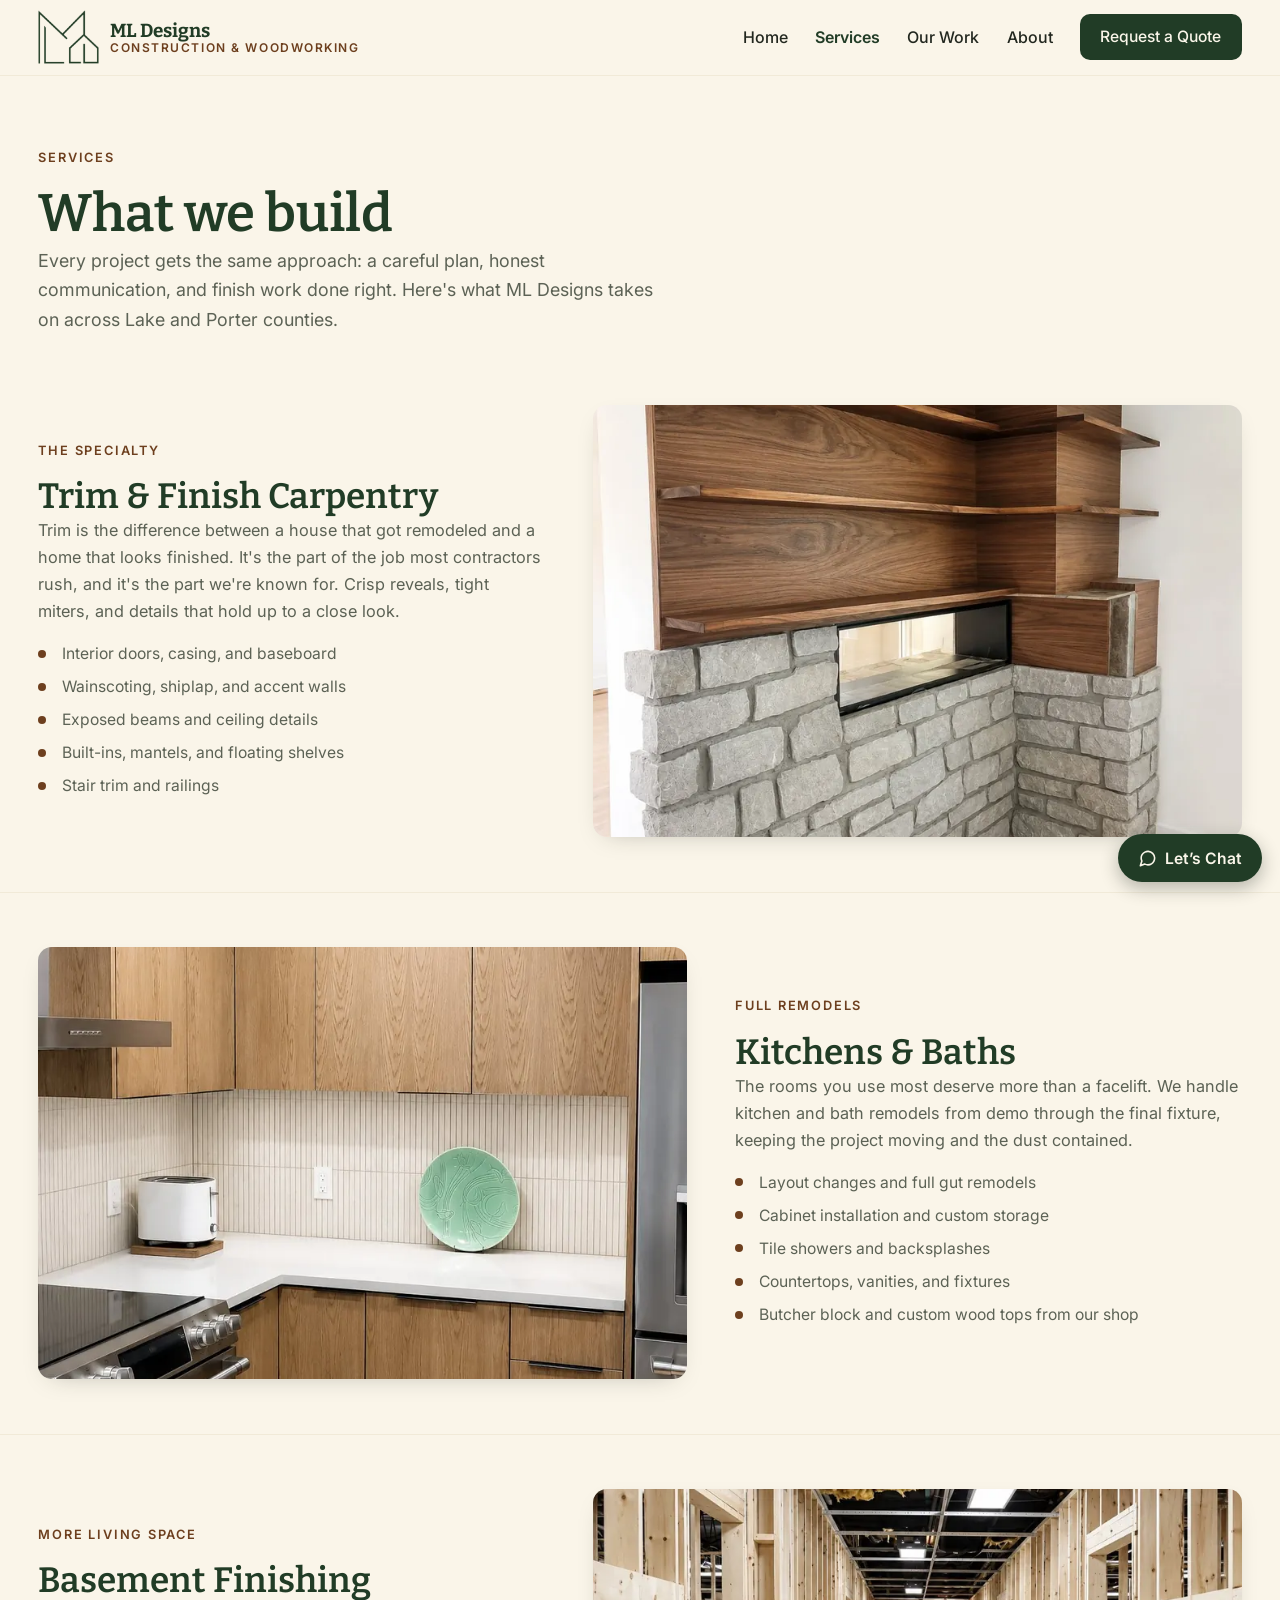
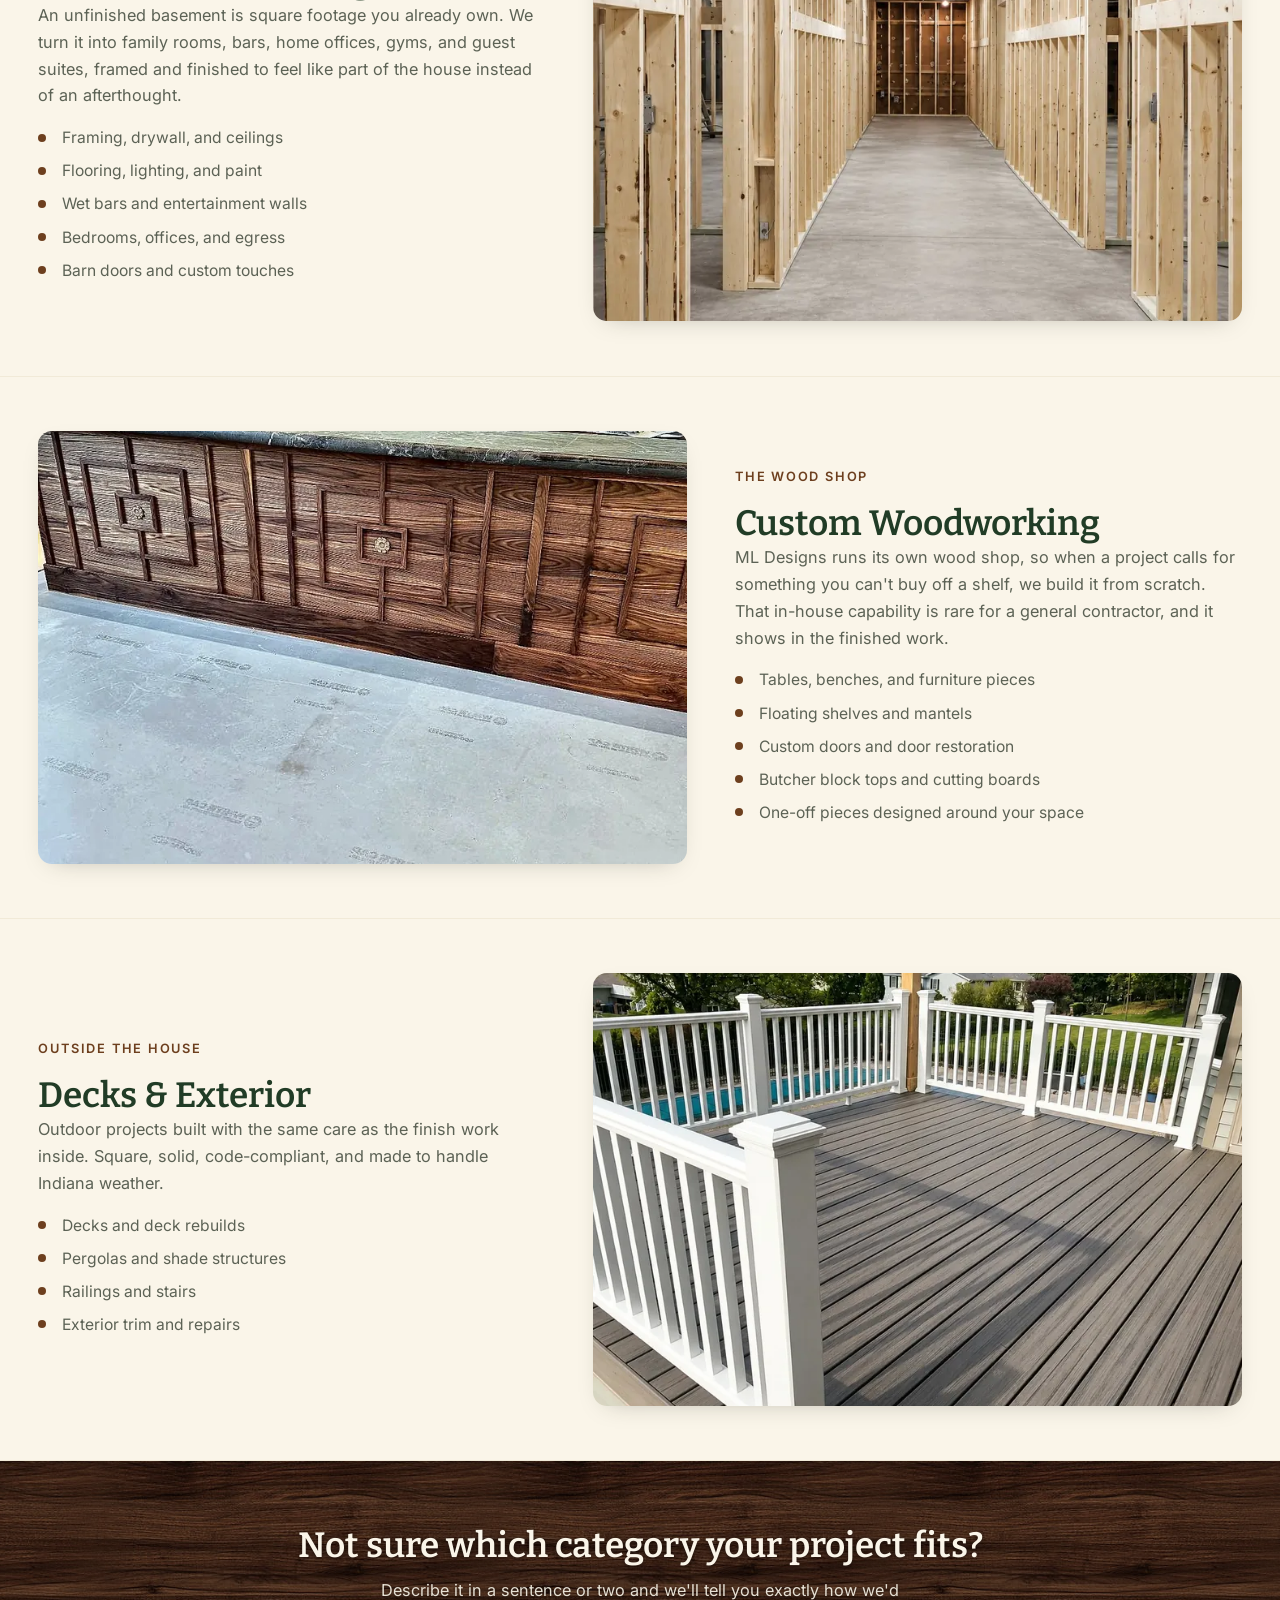
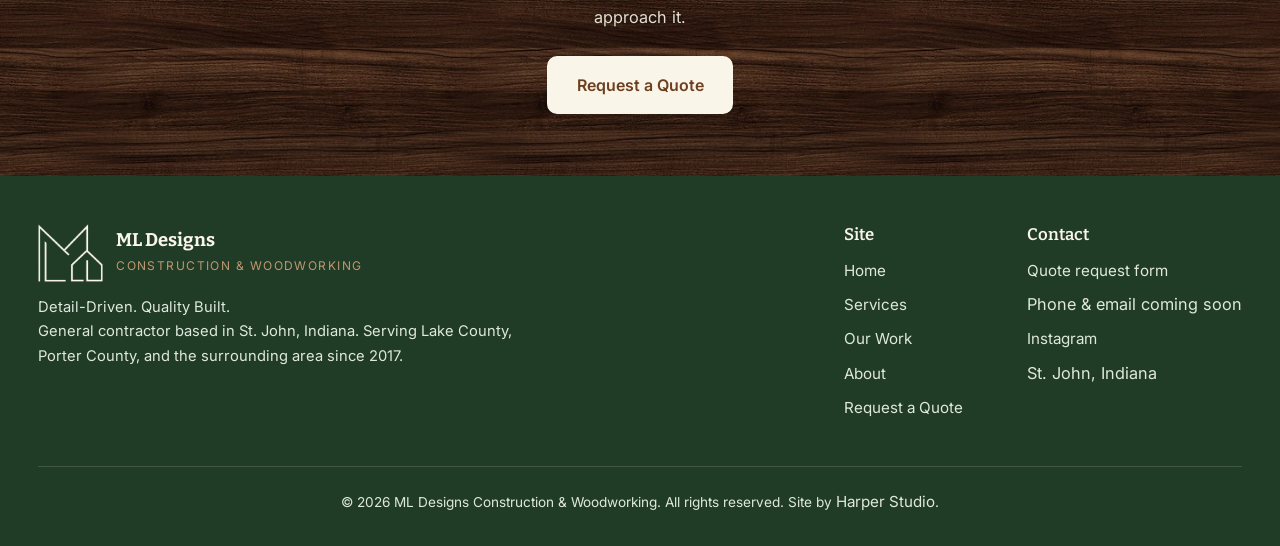
<file: services.html>
<!DOCTYPE html>
<html lang="en">
<head>
<meta charset="UTF-8">
<meta name="viewport" content="width=device-width, initial-scale=1.0">
<meta name="color-scheme" content="light">
<meta name="supported-color-schemes" content="light">
<meta name="robots" content="noindex">
<title>Remodeling &amp; Finish Carpentry Services in St. John, IN | ML Designs</title>
<meta name="description" content="Trim and finish carpentry, kitchen and bath remodels, basement finishing, custom woodworking, and decks. ML Designs, St. John, Indiana.">
<link rel="canonical" href="https://mldesignscw.com/services.html">
<meta property="og:title" content="Services | ML Designs Construction &amp; Woodworking">
<meta property="og:description" content="Trim and finish carpentry, kitchen and bath remodels, basement finishing, custom woodworking, and decks. ML Designs, St. John, Indiana.">
<meta property="og:image" content="https://mldesignscw.com/img/brand/logo-badge-web.png">
<meta property="og:url" content="https://mldesignscw.com/services.html">
<meta property="og:type" content="website">
<link rel="icon" type="image/png" sizes="16x16" href="img/brand/favicon-16.png?v=38">
<link rel="icon" type="image/png" sizes="32x32" href="img/brand/favicon-32.png?v=38">
<link rel="icon" type="image/png" sizes="48x48" href="img/brand/favicon-48.png?v=38">
<link rel="icon" href="favicon.ico?v=38" sizes="any">
<link rel="apple-touch-icon" href="img/brand/apple-touch-icon.png?v=38">
<link rel="preconnect" href="https://fonts.googleapis.com">
<link rel="preconnect" href="https://fonts.gstatic.com" crossorigin>
<link href="https://fonts.googleapis.com/css2?family=Bitter:wght@500;600;700&family=Inter:wght@400;500;600&display=swap" rel="stylesheet">
<link rel="stylesheet" href="style.css?v=42">
<script type="application/ld+json">
{
  "@context": "https://schema.org",
  "@type": "BreadcrumbList",
  "itemListElement": [
    {
      "@type": "ListItem",
      "position": 1,
      "name": "Home",
      "item": "https://mldesignscw.com/"
    },
    {
      "@type": "ListItem",
      "position": 2,
      "name": "Services",
      "item": "https://mldesignscw.com/services.html"
    }
  ]
}
</script>
</head>
<body>
<a class="skip-link" href="#main">Skip to content</a>
<header class="nav">
  <div class="wrap">
    <a class="brand" href="index.html">
      <img class="mark" src="img/brand/logo-mark-green.png" alt="ML Designs logo">
      <span class="name">ML Designs<span>Construction &amp; Woodworking</span></span>
    </a>
    <nav class="nav-links" id="navLinks">
      <a href="index.html">Home</a>
      <a href="services.html" class="active">Services</a>
      <a href="work.html">Our Work</a>
      <a href="about.html">About</a>
      <a class="btn btn-primary nav-cta" href="quote.html">Request a Quote</a>
    </nav>
    <button class="nav-toggle" id="navToggle" aria-label="Open menu">
      <span></span><span></span><span></span>
    </button>
  </div>
</header>

<main id="main">
<section style="padding-bottom:1rem">
  <div class="wrap reveal">
    <span class="eyebrow">Services</span>
    <h1>What we build</h1>
    <p class="lead">Every project gets the same approach: a careful plan, honest communication, and finish work done right. Here's what ML Designs takes on across Lake and Porter counties.</p>
  </div>
</section>

<div class="svc" id="trim">
  <div class="wrap">
    <div class="reveal">
      <span class="eyebrow">The Specialty</span>
      <h2>Trim &amp; Finish Carpentry</h2>
      <p>Trim is the difference between a house that got remodeled and a home that looks finished. It's the part of the job most contractors rush, and it's the part we're known for. Crisp reveals, tight miters, and details that hold up to a close look.</p>
      <ul>
        <li>Interior doors, casing, and baseboard</li>
        <li>Wainscoting, shiplap, and accent walls</li>
        <li>Exposed beams and ceiling details</li>
        <li>Built-ins, mantels, and floating shelves</li>
        <li>Stair trim and railings</li>
      </ul>
    </div>
    <div class="photo reveal"><img srcset="img/work/r/trim-stone-fireplace-shelves-400.webp 400w, img/work/r/trim-stone-fireplace-shelves-800.webp 800w" sizes="(max-width:900px) 94vw, 46vw" src="img/work/trim-stone-fireplace-shelves.jpg" alt="Stone fireplace with floating walnut shelves" width="1122" height="1402" loading="lazy"></div>
  </div>
</div>

<div class="svc flip" id="kitchens">
  <div class="wrap">
    <div class="reveal">
      <span class="eyebrow">Full Remodels</span>
      <h2>Kitchens &amp; Baths</h2>
      <p>The rooms you use most deserve more than a facelift. We handle kitchen and bath remodels from demo through the final fixture, keeping the project moving and the dust contained.</p>
      <ul>
        <li>Layout changes and full gut remodels</li>
        <li>Cabinet installation and custom storage</li>
        <li>Tile showers and backsplashes</li>
        <li>Countertops, vanities, and fixtures</li>
        <li>Butcher block and custom wood tops from our shop</li>
      </ul>
    </div>
    <div class="photo reveal"><img srcset="img/work/r/kitchen-walnut-cabinets-400.webp 400w, img/work/r/kitchen-walnut-cabinets-800.webp 800w" sizes="(max-width:900px) 94vw, 46vw" src="img/work/kitchen-walnut-cabinets.jpg" alt="Walnut kitchen cabinets with white counters" width="1024" height="1536" loading="lazy"></div>
  </div>
</div>

<div class="svc" id="basements">
  <div class="wrap">
    <div class="reveal">
      <span class="eyebrow">More Living Space</span>
      <h2>Basement Finishing</h2>
      <p>An unfinished basement is square footage you already own. We turn it into family rooms, bars, home offices, gyms, and guest suites, framed and finished to feel like part of the house instead of an afterthought.</p>
      <ul>
        <li>Framing, drywall, and ceilings</li>
        <li>Flooring, lighting, and paint</li>
        <li>Wet bars and entertainment walls</li>
        <li>Bedrooms, offices, and egress</li>
        <li>Barn doors and custom touches</li>
      </ul>
    </div>
    <div class="photo reveal"><img srcset="img/work/r/framing-basement-framing-400.webp 400w, img/work/r/framing-basement-framing-800.webp 800w" sizes="(max-width:900px) 94vw, 46vw" src="img/work/framing-basement-framing.jpg" alt="Basement framing in progress" width="1254" height="1254" loading="lazy"></div>
  </div>
</div>

<div class="svc flip" id="woodworking">
  <div class="wrap">
    <div class="reveal">
      <span class="eyebrow">The Wood Shop</span>
      <h2>Custom Woodworking</h2>
      <p>ML Designs runs its own wood shop, so when a project calls for something you can't buy off a shelf, we build it from scratch. That in-house capability is rare for a general contractor, and it shows in the finished work.</p>
      <ul>
        <li>Tables, benches, and furniture pieces</li>
        <li>Floating shelves and mantels</li>
        <li>Custom doors and door restoration</li>
        <li>Butcher block tops and cutting boards</li>
        <li>One-off pieces designed around your space</li>
      </ul>
    </div>
    <div class="photo reveal"><img srcset="img/work/r/wood-paneled-bar-reception-400.webp 400w, img/work/r/wood-paneled-bar-reception-800.webp 800w" sizes="(max-width:900px) 94vw, 46vw" src="img/work/wood-paneled-bar-reception.jpg" alt="Custom paneled bar and reception desk" width="1120" height="840" loading="lazy"></div>
  </div>
</div>

<div class="svc" id="exterior">
  <div class="wrap">
    <div class="reveal">
      <span class="eyebrow">Outside the House</span>
      <h2>Decks &amp; Exterior</h2>
      <p>Outdoor projects built with the same care as the finish work inside. Square, solid, code-compliant, and made to handle Indiana weather.</p>
      <ul>
        <li>Decks and deck rebuilds</li>
        <li>Pergolas and shade structures</li>
        <li>Railings and stairs</li>
        <li>Exterior trim and repairs</li>
      </ul>
    </div>
    <div class="photo reveal"><img srcset="img/work/r/exterior-deck-railings-400.webp 400w, img/work/r/exterior-deck-railings-800.webp 800w" sizes="(max-width:900px) 94vw, 46vw" src="img/work/exterior-deck-railings.jpg" alt="Composite deck with white railings" width="1254" height="1254" loading="lazy"></div>
  </div>
</div>

<div class="cta-band">
  <div class="wrap reveal">
    <h2>Not sure which category your project fits?</h2>
    <p>Describe it in a sentence or two and we'll tell you exactly how we'd approach it.</p>
    <a class="btn" href="quote.html">Request a Quote</a>
  </div>
</div>
</main>


<footer>
  <div class="wrap">
    <div>
      <div class="fbrand">
        <img src="img/brand/logo-mark-cream.png" alt="">
        <div><b>ML Designs</b><span>Construction &amp; Woodworking</span></div>
      </div>
      <p>Detail-Driven. Quality Built.<br>General contractor based in St. John, Indiana. Serving Lake County, Porter County, and the surrounding area since 2017.</p>
    </div>
    <div class="footer-col">
      <h3>Site</h3>
      <ul>
        <li><a href="index.html">Home</a></li>
        <li><a href="services.html">Services</a></li>
        <li><a href="work.html">Our Work</a></li>
        <li><a href="about.html">About</a></li>
        <li><a href="quote.html">Request a Quote</a></li>
      </ul>
    </div>
    <div>
      <h3>Contact</h3>
      <ul>
        <li><a href="quote.html">Quote request form</a></li>
        <li>Phone &amp; email coming soon</li>
        <li><a href="https://www.instagram.com/ml_designs_const_woodworking/" target="_blank" rel="noopener">Instagram</a></li>
        <li>St. John, Indiana</li>
      </ul>
    </div>
  </div>
  <div class="copy wrap">&copy; <span class="yr">2026</span> ML Designs Construction &amp; Woodworking. All rights reserved. Site by <a href="https://harperstudio.co/" target="_blank" rel="noopener">Harper Studio</a>.</div>
</footer>

<script src="main.js?v=39"></script>
</body>
</html>
</file>
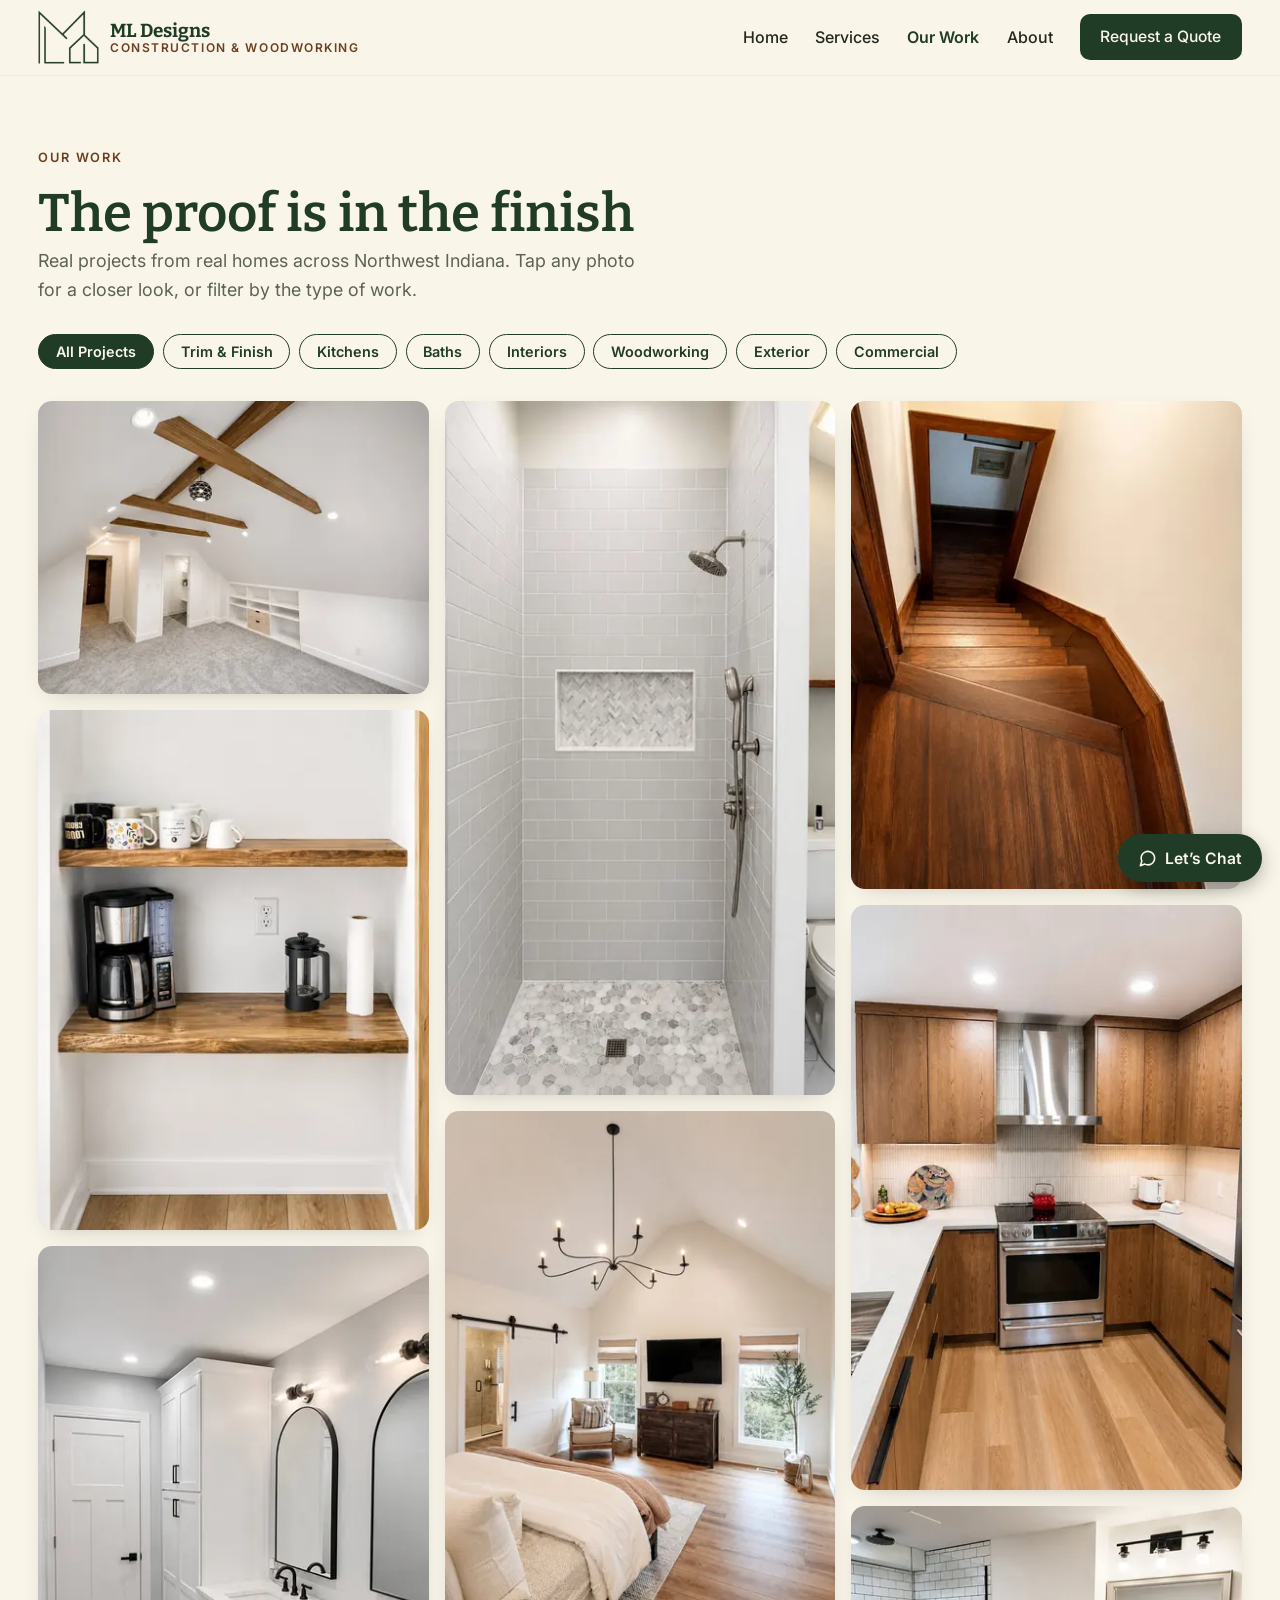
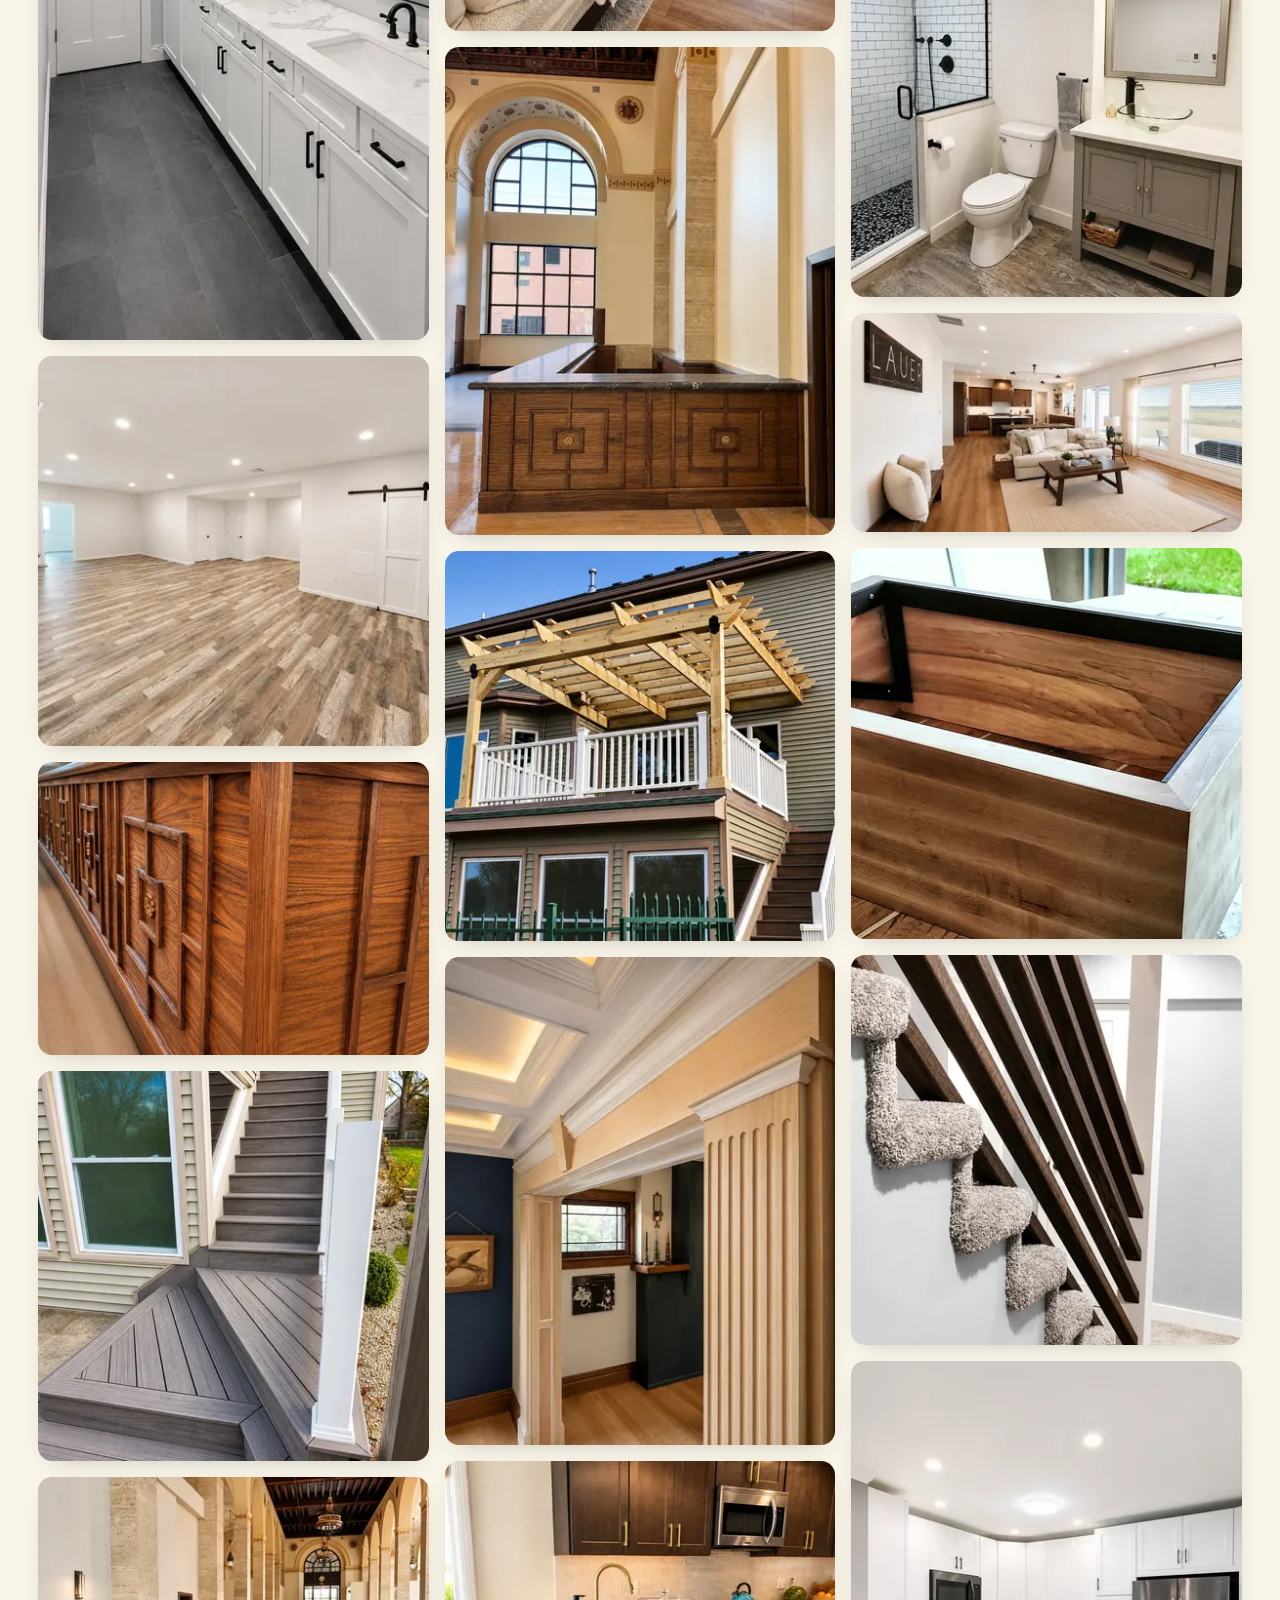
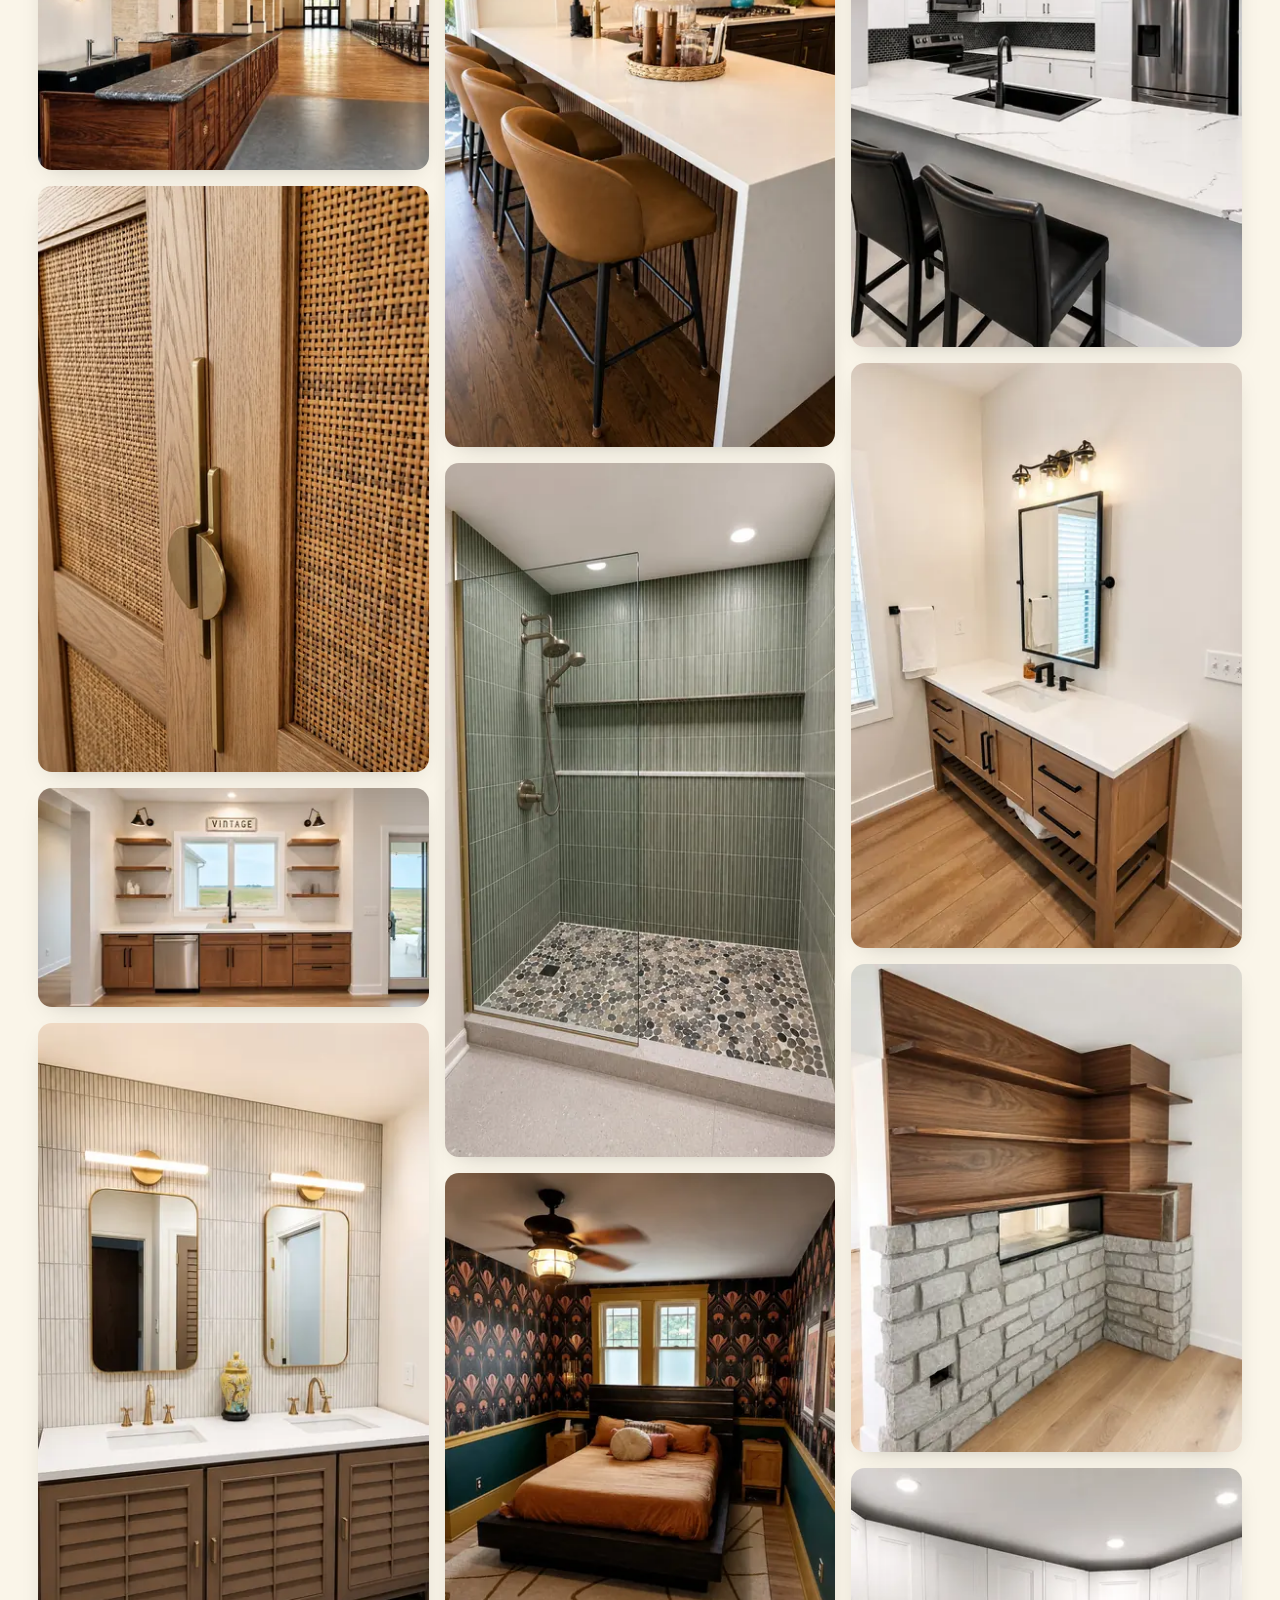
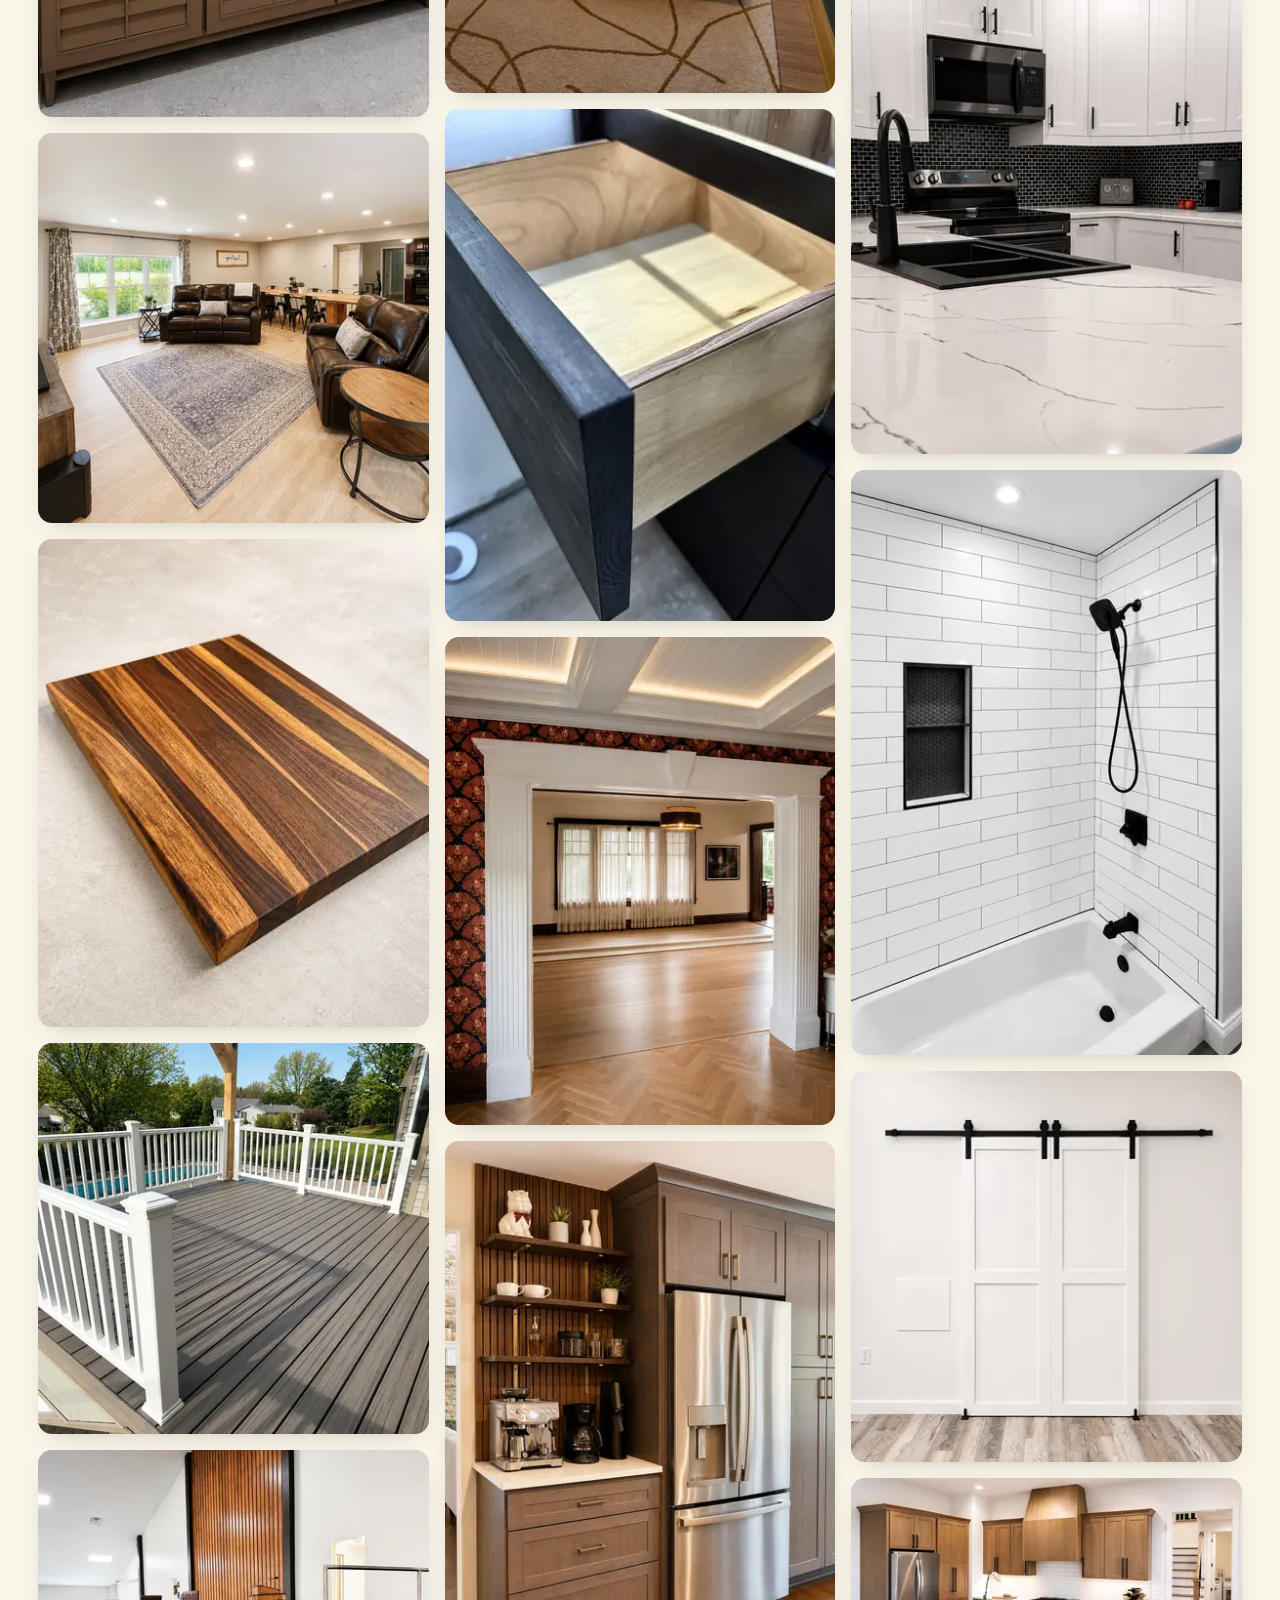
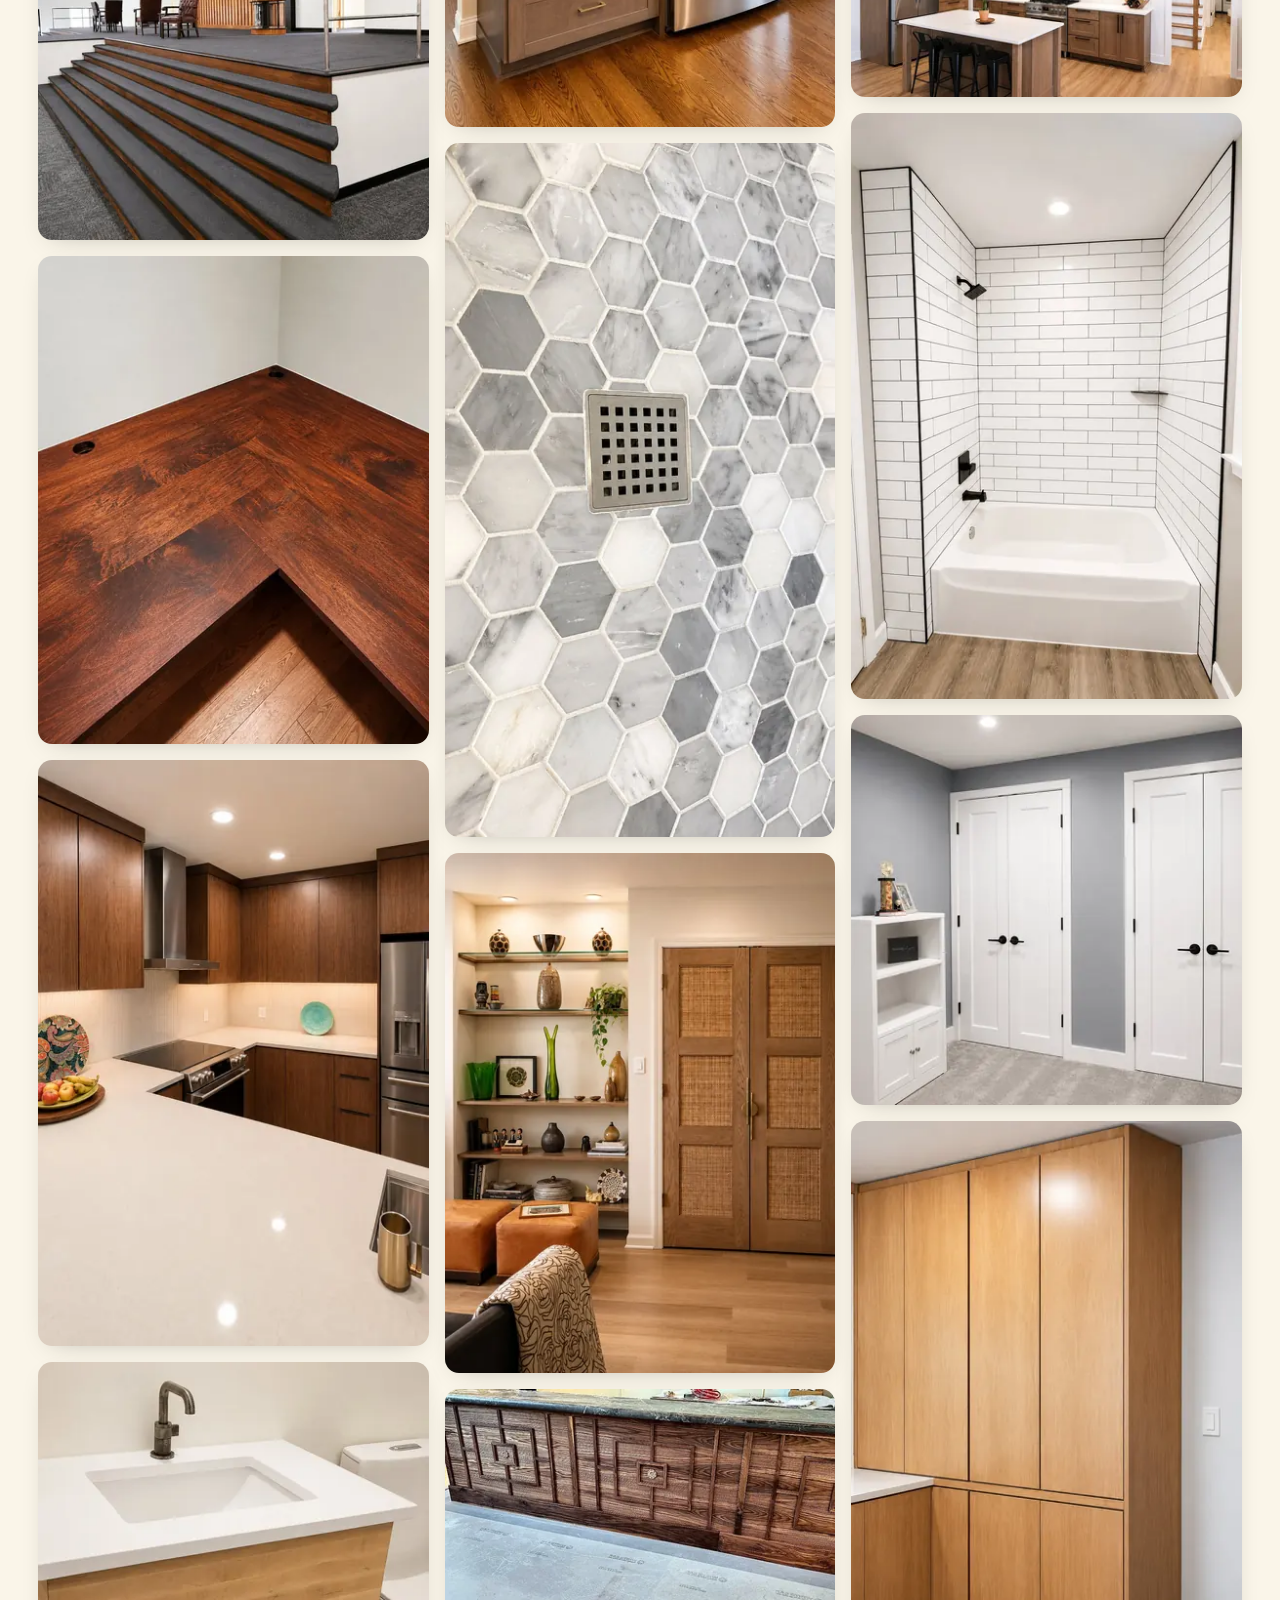
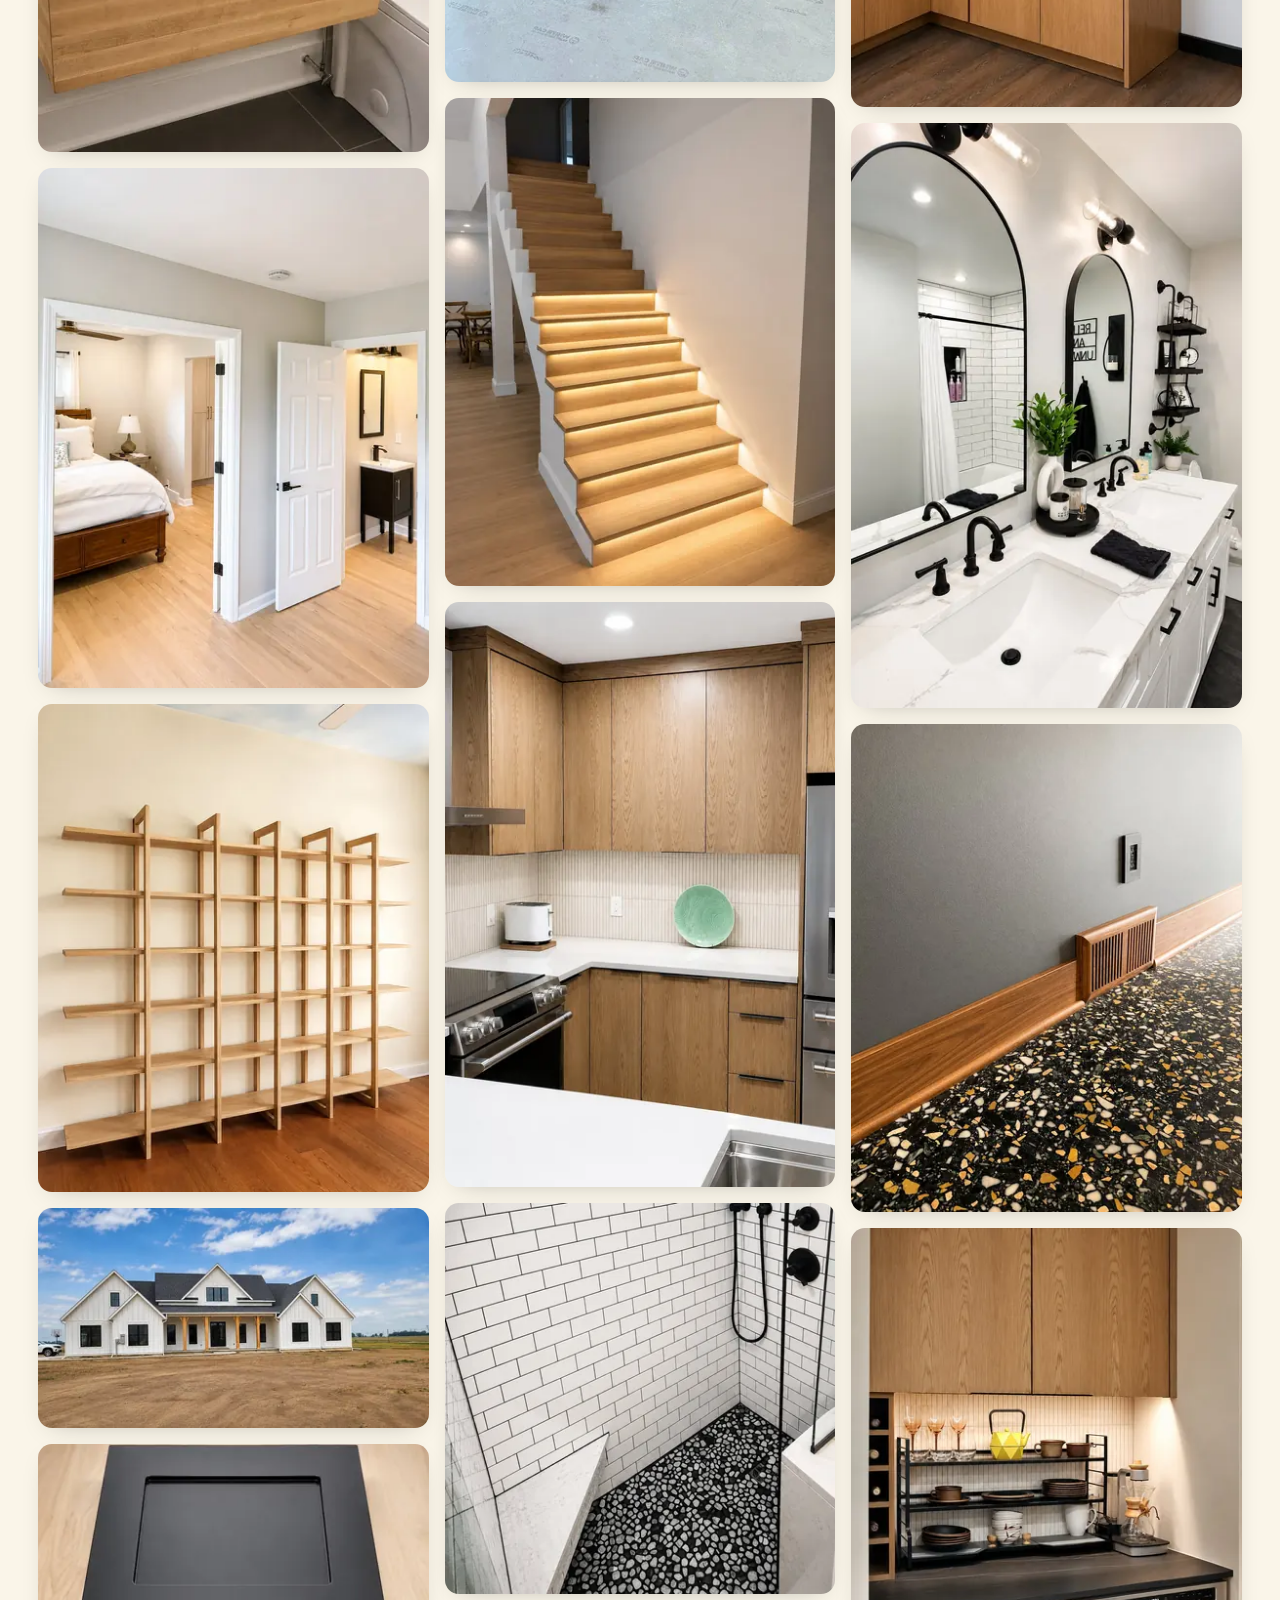
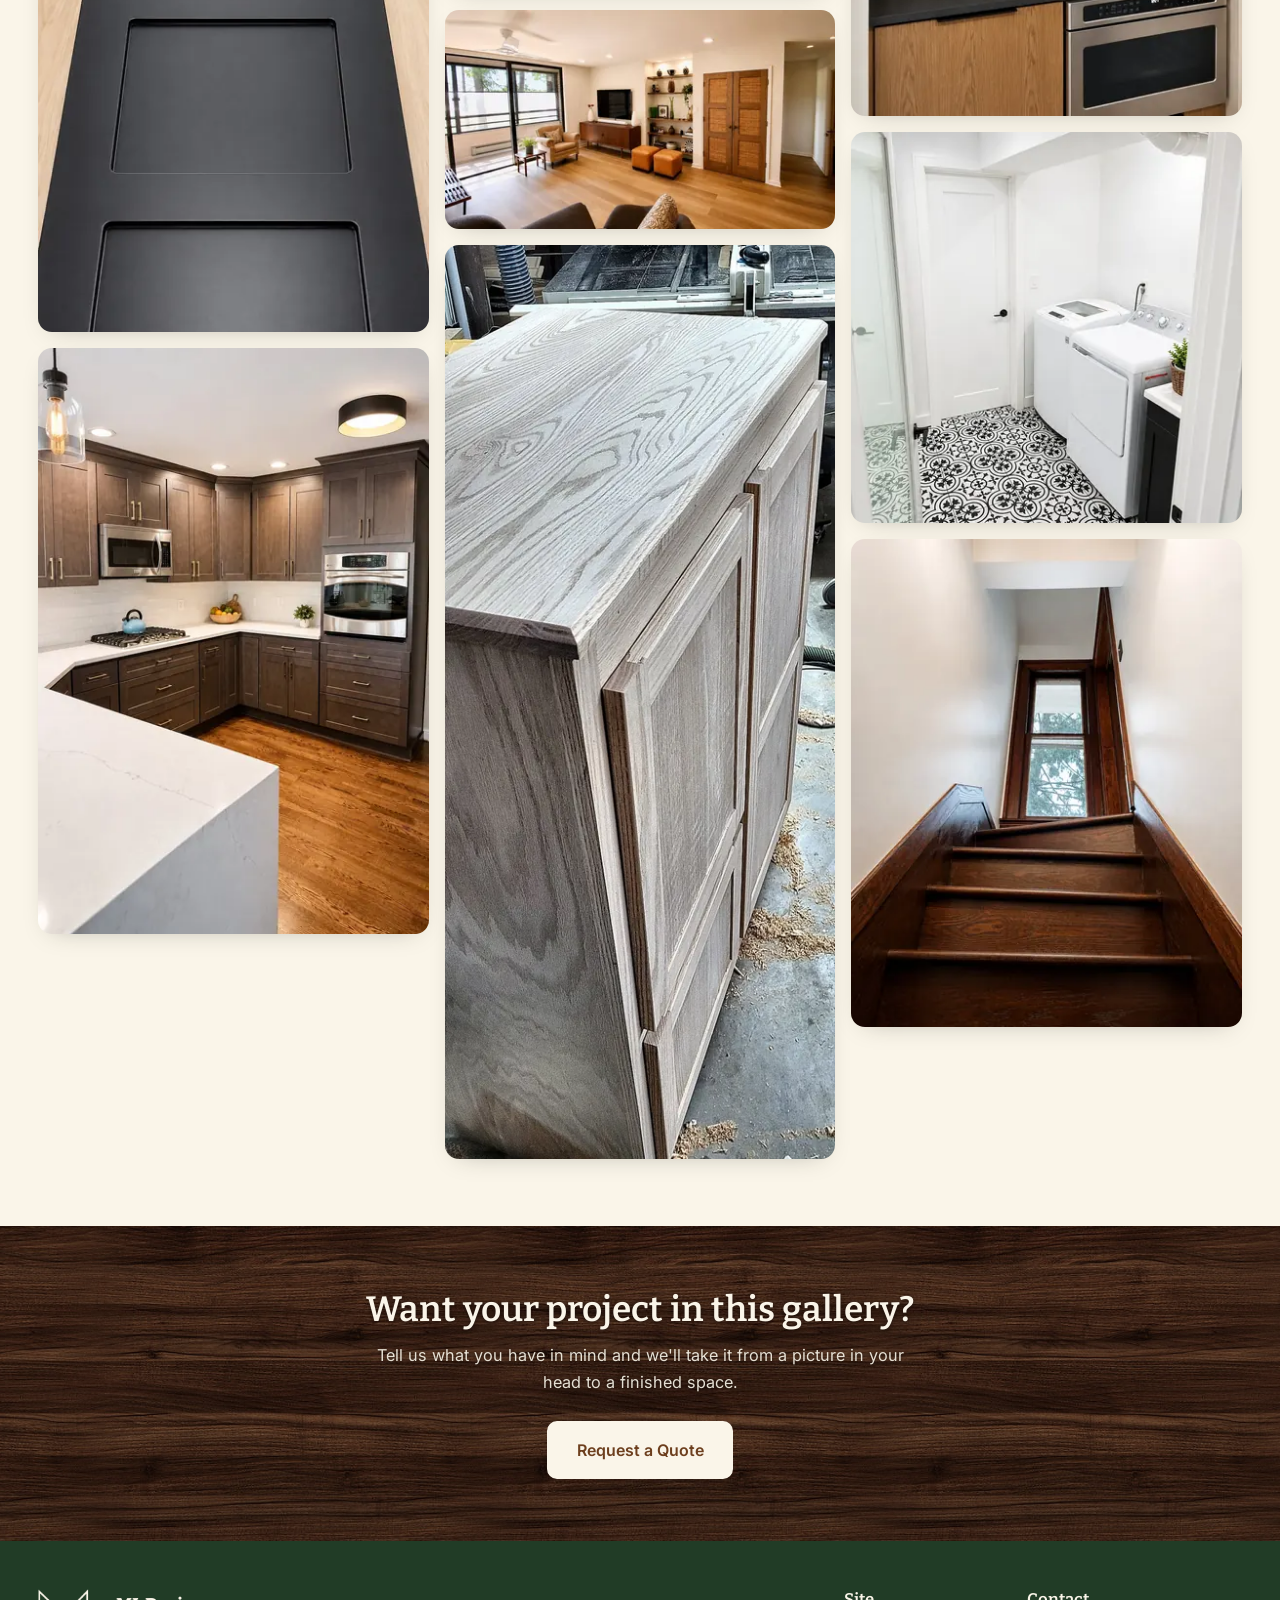
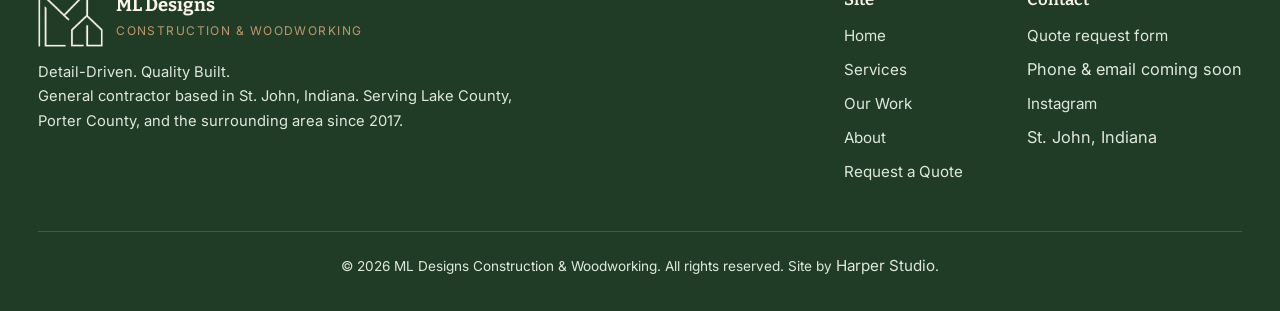
<file: work.html>
<!DOCTYPE html>
<html lang="en">
<head>
<meta charset="UTF-8">
<meta name="viewport" content="width=device-width, initial-scale=1.0">
<meta name="color-scheme" content="light">
<meta name="supported-color-schemes" content="light">
<meta name="robots" content="noindex">
<title>Our Work | Remodeling &amp; Woodworking Projects | ML Designs, St. John IN</title>
<meta name="description" content="Project gallery from ML Designs: trim and finish carpentry, kitchen and bath remodels, finished basements, custom woodworking, and decks.">
<link rel="canonical" href="https://mldesignscw.com/work.html">
<meta property="og:title" content="Our Work | ML Designs Construction &amp; Woodworking">
<meta property="og:description" content="Project gallery from ML Designs: trim and finish carpentry, kitchen and bath remodels, finished basements, custom woodworking, and decks.">
<meta property="og:image" content="https://mldesignscw.com/img/brand/logo-badge-web.png">
<meta property="og:url" content="https://mldesignscw.com/work.html">
<meta property="og:type" content="website">
<link rel="icon" type="image/png" sizes="16x16" href="img/brand/favicon-16.png?v=38">
<link rel="icon" type="image/png" sizes="32x32" href="img/brand/favicon-32.png?v=38">
<link rel="icon" type="image/png" sizes="48x48" href="img/brand/favicon-48.png?v=38">
<link rel="icon" href="favicon.ico?v=38" sizes="any">
<link rel="apple-touch-icon" href="img/brand/apple-touch-icon.png?v=38">
<link rel="preconnect" href="https://fonts.googleapis.com">
<link rel="preconnect" href="https://fonts.gstatic.com" crossorigin>
<link href="https://fonts.googleapis.com/css2?family=Bitter:wght@500;600;700&family=Inter:wght@400;500;600&display=swap" rel="stylesheet">
<link rel="stylesheet" href="style.css?v=42">
<script type="application/ld+json">
{
  "@context": "https://schema.org",
  "@type": "BreadcrumbList",
  "itemListElement": [
    {
      "@type": "ListItem",
      "position": 1,
      "name": "Home",
      "item": "https://mldesignscw.com/"
    },
    {
      "@type": "ListItem",
      "position": 2,
      "name": "Our Work",
      "item": "https://mldesignscw.com/work.html"
    }
  ]
}
</script>
</head>
<body>
<a class="skip-link" href="#main">Skip to content</a>
<header class="nav">
  <div class="wrap">
    <a class="brand" href="index.html">
      <img class="mark" src="img/brand/logo-mark-green.png" alt="ML Designs logo">
      <span class="name">ML Designs<span>Construction &amp; Woodworking</span></span>
    </a>
    <nav class="nav-links" id="navLinks">
      <a href="index.html">Home</a>
      <a href="services.html">Services</a>
      <a href="work.html" class="active">Our Work</a>
      <a href="about.html">About</a>
      <a class="btn btn-primary nav-cta" href="quote.html">Request a Quote</a>
    </nav>
    <button class="nav-toggle" id="navToggle" aria-label="Open menu">
      <span></span><span></span><span></span>
    </button>
  </div>
</header>

<main id="main">
<section>
  <div class="wrap">
    <div class="reveal">
      <span class="eyebrow">Our Work</span>
      <h1>The proof is in the finish</h1>
      <p class="lead">Real projects from real homes across Northwest Indiana. Tap any photo for a closer look, or filter by the type of work.</p>
    </div>

    <div class="filters reveal" role="group" aria-label="Filter projects">
      <button class="active" data-filter="all">All Projects</button>
      <button data-filter="trim">Trim &amp; Finish</button>
      <button data-filter="kitchen">Kitchens</button>
      <button data-filter="bath">Baths</button>
      <button data-filter="interior">Interiors</button>
      <button data-filter="wood">Woodworking</button>
      <button data-filter="exterior">Exterior</button>
      <button data-filter="commercial">Commercial</button>
    </div>

    <div class="gallery">
      <figure class="g-item" data-cat="trim"><img srcset="img/work/r/trim-bonus-room-beams-400.webp 400w, img/work/r/trim-bonus-room-beams-800.webp 800w" sizes="(max-width:700px) 46vw, (min-width:1500px) 23vw, 31vw" src="img/work/trim-bonus-room-beams.jpg" alt="Bonus room with exposed beams and built-ins" width="1448" height="1086" loading="lazy"></figure>
      <figure class="g-item" data-cat="kitchen"><img srcset="img/work/r/kitchen-coffee-bar-live-edge-shelf-400.webp 400w, img/work/r/kitchen-coffee-bar-live-edge-shelf-800.webp 800w" sizes="(max-width:700px) 46vw, (min-width:1500px) 23vw, 31vw" src="img/work/kitchen-coffee-bar-live-edge-shelf.jpg" alt="Coffee bar with live-edge wood shelves" width="1086" height="1448" loading="lazy"></figure>
      <figure class="g-item" data-cat="bath"><img srcset="img/work/r/bath-double-vanity-arched-mirrors-400.webp 400w, img/work/r/bath-double-vanity-arched-mirrors-800.webp 800w" sizes="(max-width:700px) 46vw, (min-width:1500px) 23vw, 31vw" src="img/work/bath-double-vanity-arched-mirrors.jpg" alt="Double vanity with arched mirrors and dark tile floor" width="900" height="1600" loading="lazy"></figure>
      <figure class="g-item" data-cat="interior"><img srcset="img/work/r/interior-great-room-barn-door-400.webp 400w, img/work/r/interior-great-room-barn-door-800.webp 800w" sizes="(max-width:700px) 46vw, (min-width:1500px) 23vw, 31vw" src="img/work/interior-great-room-barn-door.jpg" alt="Open living space with barn door and wide-plank flooring" width="1254" height="1254" loading="lazy"></figure>
      <figure class="g-item" data-cat="wood"><img srcset="img/work/r/wood-paneled-millwork-detail-400.webp 400w, img/work/r/wood-paneled-millwork-detail-800.webp 800w" sizes="(max-width:700px) 46vw, (min-width:1500px) 23vw, 31vw" src="img/work/wood-paneled-millwork-detail.jpg" alt="Detail of custom paneled millwork" width="1448" height="1086" loading="lazy"></figure>
      <figure class="g-item" data-cat="exterior"><img srcset="img/work/r/exterior-deck-stairs-400.webp 400w, img/work/r/exterior-deck-stairs-800.webp 800w" sizes="(max-width:700px) 46vw, (min-width:1500px) 23vw, 31vw" src="img/work/exterior-deck-stairs.jpg" alt="Composite deck stairs with mitered decking" width="1254" height="1254" loading="lazy"></figure>
      <figure class="g-item" data-cat="commercial"><img srcset="img/work/r/commercial-church-hall-bar-400.webp 400w, img/work/r/commercial-church-hall-bar-800.webp 800w" sizes="(max-width:700px) 46vw, (min-width:1500px) 23vw, 31vw" src="img/work/commercial-church-hall-bar.jpg" alt="Custom millwork bar in a restored church hall" width="1448" height="1086" loading="lazy"></figure>
      <figure class="g-item" data-cat="trim"><img srcset="img/work/r/trim-cane-panel-doors-400.webp 400w, img/work/r/trim-cane-panel-doors-800.webp 800w" sizes="(max-width:700px) 46vw, (min-width:1500px) 23vw, 31vw" src="img/work/trim-cane-panel-doors.jpg" alt="Custom cane panel doors" width="1024" height="1536" loading="lazy"></figure>
      <figure class="g-item" data-cat="kitchen"><img srcset="img/work/r/kitchen-bar-floating-shelves-400.webp 400w, img/work/r/kitchen-bar-floating-shelves-800.webp 800w" sizes="(max-width:700px) 46vw, (min-width:1500px) 23vw, 31vw" src="img/work/kitchen-bar-floating-shelves.jpg" alt="Kitchen bar with floating shelves and window" width="1600" height="900" loading="lazy"></figure>
      <figure class="g-item" data-cat="bath"><img srcset="img/work/r/bath-double-vanity-louvered-wood-400.webp 400w, img/work/r/bath-double-vanity-louvered-wood-800.webp 800w" sizes="(max-width:700px) 46vw, (min-width:1500px) 23vw, 31vw" src="img/work/bath-double-vanity-louvered-wood.jpg" alt="Double vanity with louvered wood cabinet doors" width="900" height="1600" loading="lazy"></figure>
      <figure class="g-item" data-cat="interior"><img srcset="img/work/r/interior-open-living-dining-400.webp 400w, img/work/r/interior-open-living-dining-800.webp 800w" sizes="(max-width:700px) 46vw, (min-width:1500px) 23vw, 31vw" src="img/work/interior-open-living-dining.jpg" alt="Open living and dining area with custom table" width="1254" height="1254" loading="lazy"></figure>
      <figure class="g-item" data-cat="wood"><img srcset="img/work/r/wood-cutting-board-400.webp 400w, img/work/r/wood-cutting-board-800.webp 800w" sizes="(max-width:700px) 46vw, (min-width:1500px) 23vw, 31vw" src="img/work/wood-cutting-board.jpg" alt="Custom striped wood cutting board" width="1122" height="1402" loading="lazy"></figure>
      <figure class="g-item" data-cat="exterior"><img srcset="img/work/r/exterior-deck-railings-400.webp 400w, img/work/r/exterior-deck-railings-800.webp 800w" sizes="(max-width:700px) 46vw, (min-width:1500px) 23vw, 31vw" src="img/work/exterior-deck-railings.jpg" alt="Composite deck with white railings" width="1254" height="1254" loading="lazy"></figure>
      <figure class="g-item" data-cat="commercial"><img srcset="img/work/r/commercial-church-stage-400.webp 400w, img/work/r/commercial-church-stage-800.webp 800w" sizes="(max-width:700px) 46vw, (min-width:1500px) 23vw, 31vw" src="img/work/commercial-church-stage.jpg" alt="Church stage with wood slat feature wall" width="1254" height="1254" loading="lazy"></figure>
      <figure class="g-item" data-cat="trim"><img srcset="img/work/r/trim-chevron-floor-detail-400.webp 400w, img/work/r/trim-chevron-floor-detail-800.webp 800w" sizes="(max-width:700px) 46vw, (min-width:1500px) 23vw, 31vw" src="img/work/trim-chevron-floor-detail.jpg" alt="Chevron wood flooring detail" width="1122" height="1402" loading="lazy"></figure>
      <figure class="g-item" data-cat="kitchen"><img srcset="img/work/r/kitchen-dark-cabinets-corner-400.webp 400w, img/work/r/kitchen-dark-cabinets-corner-800.webp 800w" sizes="(max-width:700px) 46vw, (min-width:1500px) 23vw, 31vw" src="img/work/kitchen-dark-cabinets-corner.jpg" alt="Kitchen with dark cabinets and quartz counters" width="1024" height="1536" loading="lazy"></figure>
      <figure class="g-item" data-cat="bath"><img srcset="img/work/r/bath-floating-wood-vanity-400.webp 400w, img/work/r/bath-floating-wood-vanity-800.webp 800w" sizes="(max-width:700px) 46vw, (min-width:1500px) 23vw, 31vw" src="img/work/bath-floating-wood-vanity.jpg" alt="Floating wood vanity with quartz top" width="1254" height="1254" loading="lazy"></figure>
      <figure class="g-item" data-cat="interior"><img srcset="img/work/r/interior-bedroom-ensuite-400.webp 400w, img/work/r/interior-bedroom-ensuite-800.webp 800w" sizes="(max-width:700px) 46vw, (min-width:1500px) 23vw, 31vw" src="img/work/interior-bedroom-ensuite.jpg" alt="Bedroom with ensuite bath" width="1086" height="1448" loading="lazy"></figure>
      <figure class="g-item" data-cat="wood"><img srcset="img/work/r/wood-custom-shelving-unit-400.webp 400w, img/work/r/wood-custom-shelving-unit-800.webp 800w" sizes="(max-width:700px) 46vw, (min-width:1500px) 23vw, 31vw" src="img/work/wood-custom-shelving-unit.jpg" alt="Custom built wood shelving unit" width="1122" height="1402" loading="lazy"></figure>
      <figure class="g-item" data-cat="exterior"><img srcset="img/work/r/exterior-new-home-front-400.webp 400w, img/work/r/exterior-new-home-front-800.webp 800w" sizes="(max-width:700px) 46vw, (min-width:1500px) 23vw, 31vw" src="img/work/exterior-new-home-front.jpg" alt="New home front elevation" width="1600" height="900" loading="lazy"></figure>
      <figure class="g-item" data-cat="trim"><img srcset="img/work/r/trim-black-panel-door-400.webp 400w, img/work/r/trim-black-panel-door-800.webp 800w" sizes="(max-width:700px) 46vw, (min-width:1500px) 23vw, 31vw" src="img/work/trim-black-panel-door.jpg" alt="Custom black panel door" width="1122" height="1402" loading="lazy"></figure>
      <figure class="g-item" data-cat="kitchen"><img srcset="img/work/r/kitchen-dark-cabinets-quartz-400.webp 400w, img/work/r/kitchen-dark-cabinets-quartz-800.webp 800w" sizes="(max-width:700px) 46vw, (min-width:1500px) 23vw, 31vw" src="img/work/kitchen-dark-cabinets-quartz.jpg" alt="Kitchen with dark cabinetry and quartz island" width="1024" height="1536" loading="lazy"></figure>
      <figure class="g-item" data-cat="bath"><img srcset="img/work/r/bath-gray-subway-shower-400.webp 400w, img/work/r/bath-gray-subway-shower-800.webp 800w" sizes="(max-width:700px) 46vw, (min-width:1500px) 23vw, 31vw" src="img/work/bath-gray-subway-shower.jpg" alt="Gray subway tile shower with marble niche" width="900" height="1600" loading="lazy"></figure>
      <figure class="g-item" data-cat="interior"><img srcset="img/work/r/interior-bedroom-vaulted-400.webp 400w, img/work/r/interior-bedroom-vaulted-800.webp 800w" sizes="(max-width:700px) 46vw, (min-width:1500px) 23vw, 31vw" src="img/work/interior-bedroom-vaulted.jpg" alt="Vaulted bedroom with chandelier and barn door" width="1086" height="1448" loading="lazy"></figure>
      <figure class="g-item" data-cat="wood"><img srcset="img/work/r/wood-bar-front-arched-window-400.webp 400w, img/work/r/wood-bar-front-arched-window-800.webp 800w" sizes="(max-width:700px) 46vw, (min-width:1500px) 23vw, 31vw" src="img/work/wood-bar-front-arched-window.jpg" alt="Custom bar front beneath an arched window" width="1122" height="1402" loading="lazy"></figure>
      <figure class="g-item" data-cat="exterior"><img srcset="img/work/r/exterior-pergola-deck-400.webp 400w, img/work/r/exterior-pergola-deck-800.webp 800w" sizes="(max-width:700px) 46vw, (min-width:1500px) 23vw, 31vw" src="img/work/exterior-pergola-deck.jpg" alt="Cedar pergola over a second-floor deck" width="1254" height="1254" loading="lazy"></figure>
      <figure class="g-item" data-cat="trim"><img srcset="img/work/r/trim-fluted-column-400.webp 400w, img/work/r/trim-fluted-column-800.webp 800w" sizes="(max-width:700px) 46vw, (min-width:1500px) 23vw, 31vw" src="img/work/trim-fluted-column.jpg" alt="Fluted column and ceiling trim detail" width="1122" height="1402" loading="lazy"></figure>
      <figure class="g-item" data-cat="kitchen"><img srcset="img/work/r/kitchen-island-seating-400.webp 400w, img/work/r/kitchen-island-seating-800.webp 800w" sizes="(max-width:700px) 46vw, (min-width:1500px) 23vw, 31vw" src="img/work/kitchen-island-seating.jpg" alt="Kitchen island with waterfall edge and seating" width="1024" height="1536" loading="lazy"></figure>
      <figure class="g-item" data-cat="bath"><img srcset="img/work/r/bath-green-glass-tile-shower-400.webp 400w, img/work/r/bath-green-glass-tile-shower-800.webp 800w" sizes="(max-width:700px) 46vw, (min-width:1500px) 23vw, 31vw" src="img/work/bath-green-glass-tile-shower.jpg" alt="Green glass tile shower with pebble floor" width="900" height="1600" loading="lazy"></figure>
      <figure class="g-item" data-cat="interior"><img srcset="img/work/r/interior-bedroom-wallpaper-400.webp 400w, img/work/r/interior-bedroom-wallpaper-800.webp 800w" sizes="(max-width:700px) 46vw, (min-width:1500px) 23vw, 31vw" src="img/work/interior-bedroom-wallpaper.jpg" alt="Bedroom with patterned wallpaper and wainscot" width="1086" height="1448" loading="lazy"></figure>
      <figure class="g-item" data-cat="wood"><img srcset="img/work/r/wood-drawer-box-joinery-400.webp 400w, img/work/r/wood-drawer-box-joinery-800.webp 800w" sizes="(max-width:700px) 46vw, (min-width:1500px) 23vw, 31vw" src="img/work/wood-drawer-box-joinery.jpg" alt="Drawer box joinery detail" width="1220" height="1600" loading="lazy"></figure>
      <figure class="g-item" data-cat="trim"><img srcset="img/work/r/trim-herringbone-coffered-400.webp 400w, img/work/r/trim-herringbone-coffered-800.webp 800w" sizes="(max-width:700px) 46vw, (min-width:1500px) 23vw, 31vw" src="img/work/trim-herringbone-coffered.jpg" alt="Herringbone floor with coffered ceiling" width="1122" height="1402" loading="lazy"></figure>
      <figure class="g-item" data-cat="kitchen"><img srcset="img/work/r/kitchen-tall-cabinets-coffee-400.webp 400w, img/work/r/kitchen-tall-cabinets-coffee-800.webp 800w" sizes="(max-width:700px) 46vw, (min-width:1500px) 23vw, 31vw" src="img/work/kitchen-tall-cabinets-coffee.jpg" alt="Tall cabinetry with built-in coffee station" width="1024" height="1536" loading="lazy"></figure>
      <figure class="g-item" data-cat="bath"><img srcset="img/work/r/bath-hex-marble-shower-floor-400.webp 400w, img/work/r/bath-hex-marble-shower-floor-800.webp 800w" sizes="(max-width:700px) 46vw, (min-width:1500px) 23vw, 31vw" src="img/work/bath-hex-marble-shower-floor.jpg" alt="Hexagonal marble shower floor" width="900" height="1600" loading="lazy"></figure>
      <figure class="g-item" data-cat="interior"><img srcset="img/work/r/interior-living-room-builtins-400.webp 400w, img/work/r/interior-living-room-builtins-800.webp 800w" sizes="(max-width:700px) 46vw, (min-width:1500px) 23vw, 31vw" src="img/work/interior-living-room-builtins.jpg" alt="Living room with built-in shelving and cane doors" width="1086" height="1448" loading="lazy"></figure>
      <figure class="g-item" data-cat="wood"><img srcset="img/work/r/wood-paneled-bar-reception-400.webp 400w, img/work/r/wood-paneled-bar-reception-800.webp 800w" sizes="(max-width:700px) 46vw, (min-width:1500px) 23vw, 31vw" src="img/work/wood-paneled-bar-reception.jpg" alt="Custom paneled bar and reception desk" width="1120" height="840" loading="lazy"></figure>
      <figure class="g-item" data-cat="trim"><img srcset="img/work/r/trim-lit-stair-risers-400.webp 400w, img/work/r/trim-lit-stair-risers-800.webp 800w" sizes="(max-width:700px) 46vw, (min-width:1500px) 23vw, 31vw" src="img/work/trim-lit-stair-risers.jpg" alt="Staircase with lit risers" width="1122" height="1402" loading="lazy"></figure>
      <figure class="g-item" data-cat="kitchen"><img srcset="img/work/r/kitchen-walnut-cabinets-400.webp 400w, img/work/r/kitchen-walnut-cabinets-800.webp 800w" sizes="(max-width:700px) 46vw, (min-width:1500px) 23vw, 31vw" src="img/work/kitchen-walnut-cabinets.jpg" alt="Walnut kitchen cabinets with white counters" width="1024" height="1536" loading="lazy"></figure>
      <figure class="g-item" data-cat="bath"><img srcset="img/work/r/bath-subway-shower-pebble-floor-400.webp 400w, img/work/r/bath-subway-shower-pebble-floor-800.webp 800w" sizes="(max-width:700px) 46vw, (min-width:1500px) 23vw, 31vw" src="img/work/bath-subway-shower-pebble-floor.jpg" alt="Subway tile shower with black pebble floor" width="1254" height="1254" loading="lazy"></figure>
      <figure class="g-item" data-cat="interior"><img srcset="img/work/r/interior-living-room-wide-400.webp 400w, img/work/r/interior-living-room-wide-800.webp 800w" sizes="(max-width:700px) 46vw, (min-width:1500px) 23vw, 31vw" src="img/work/interior-living-room-wide.jpg" alt="Living room with custom wood doors" width="1600" height="900" loading="lazy"></figure>
      <figure class="g-item" data-cat="wood"><img srcset="img/work/r/wood-shop-cabinet-build-400.webp 400w, img/work/r/wood-shop-cabinet-build-800.webp 800w" sizes="(max-width:700px) 46vw, (min-width:1500px) 23vw, 31vw" src="img/work/wood-shop-cabinet-build.jpg" alt="Cabinet under construction in the wood shop" width="684" height="1600" loading="lazy"></figure>
      <figure class="g-item" data-cat="trim"><img srcset="img/work/r/trim-stair-landing-400.webp 400w, img/work/r/trim-stair-landing-800.webp 800w" sizes="(max-width:700px) 46vw, (min-width:1500px) 23vw, 31vw" src="img/work/trim-stair-landing.jpg" alt="Wood stair landing with curved trim" width="1122" height="1402" loading="lazy"></figure>
      <figure class="g-item" data-cat="kitchen"><img srcset="img/work/r/kitchen-walnut-range-wall-400.webp 400w, img/work/r/kitchen-walnut-range-wall-800.webp 800w" sizes="(max-width:700px) 46vw, (min-width:1500px) 23vw, 31vw" src="img/work/kitchen-walnut-range-wall.jpg" alt="Walnut cabinetry along the range wall" width="1024" height="1536" loading="lazy"></figure>
      <figure class="g-item" data-cat="bath"><img srcset="img/work/r/bath-shower-glass-vanity-400.webp 400w, img/work/r/bath-shower-glass-vanity-800.webp 800w" sizes="(max-width:700px) 46vw, (min-width:1500px) 23vw, 31vw" src="img/work/bath-shower-glass-vanity.jpg" alt="Glass shower enclosure with vanity" width="1254" height="1254" loading="lazy"></figure>
      <figure class="g-item" data-cat="interior"><img srcset="img/work/r/interior-open-living-kitchen-400.webp 400w, img/work/r/interior-open-living-kitchen-800.webp 800w" sizes="(max-width:700px) 46vw, (min-width:1500px) 23vw, 31vw" src="img/work/interior-open-living-kitchen.jpg" alt="Open living area looking into the kitchen" width="1600" height="900" loading="lazy"></figure>
      <figure class="g-item" data-cat="wood"><img srcset="img/work/r/wood-bar-edge-detail-400.webp 400w, img/work/r/wood-bar-edge-detail-800.webp 800w" sizes="(max-width:700px) 46vw, (min-width:1500px) 23vw, 31vw" src="img/work/wood-bar-edge-detail.jpg" alt="Custom wood bar edge detail" width="1260" height="1260" loading="lazy"></figure>
      <figure class="g-item" data-cat="trim"><img srcset="img/work/r/trim-stair-railing-balusters-400.webp 400w, img/work/r/trim-stair-railing-balusters-800.webp 800w" sizes="(max-width:700px) 46vw, (min-width:1500px) 23vw, 31vw" src="img/work/trim-stair-railing-balusters.jpg" alt="Stair railing with black metal balusters" width="1254" height="1254" loading="lazy"></figure>
      <figure class="g-item" data-cat="kitchen"><img srcset="img/work/r/kitchen-white-marble-island-400.webp 400w, img/work/r/kitchen-white-marble-island-800.webp 800w" sizes="(max-width:700px) 46vw, (min-width:1500px) 23vw, 31vw" src="img/work/kitchen-white-marble-island.jpg" alt="White kitchen with marble island" width="1024" height="1536" loading="lazy"></figure>
      <figure class="g-item" data-cat="bath"><img srcset="img/work/r/bath-wood-vanity-sconces-400.webp 400w, img/work/r/bath-wood-vanity-sconces-800.webp 800w" sizes="(max-width:700px) 46vw, (min-width:1500px) 23vw, 31vw" src="img/work/bath-wood-vanity-sconces.jpg" alt="Wood vanity with sconce lighting" width="1024" height="1536" loading="lazy"></figure>
      <figure class="g-item" data-cat="trim"><img srcset="img/work/r/trim-stone-fireplace-shelves-400.webp 400w, img/work/r/trim-stone-fireplace-shelves-800.webp 800w" sizes="(max-width:700px) 46vw, (min-width:1500px) 23vw, 31vw" src="img/work/trim-stone-fireplace-shelves.jpg" alt="Stone fireplace with floating walnut shelves" width="1122" height="1402" loading="lazy"></figure>
      <figure class="g-item" data-cat="kitchen"><img srcset="img/work/r/kitchen-white-black-backsplash-400.webp 400w, img/work/r/kitchen-white-black-backsplash-800.webp 800w" sizes="(max-width:700px) 46vw, (min-width:1500px) 23vw, 31vw" src="img/work/kitchen-white-black-backsplash.jpg" alt="White kitchen with black tile backsplash" width="1024" height="1536" loading="lazy"></figure>
      <figure class="g-item" data-cat="bath"><img srcset="img/work/r/bath-subway-tub-black-fixtures-400.webp 400w, img/work/r/bath-subway-tub-black-fixtures-800.webp 800w" sizes="(max-width:700px) 46vw, (min-width:1500px) 23vw, 31vw" src="img/work/bath-subway-tub-black-fixtures.jpg" alt="Subway tile tub surround with black fixtures" width="1024" height="1536" loading="lazy"></figure>
      <figure class="g-item" data-cat="trim"><img srcset="img/work/r/trim-white-barn-doors-400.webp 400w, img/work/r/trim-white-barn-doors-800.webp 800w" sizes="(max-width:700px) 46vw, (min-width:1500px) 23vw, 31vw" src="img/work/trim-white-barn-doors.jpg" alt="White double barn doors on black hardware" width="1254" height="1254" loading="lazy"></figure>
      <figure class="g-item" data-cat="kitchen"><img srcset="img/work/r/kitchen-wood-cabinets-island-400.webp 400w, img/work/r/kitchen-wood-cabinets-island-800.webp 800w" sizes="(max-width:700px) 46vw, (min-width:1500px) 23vw, 31vw" src="img/work/kitchen-wood-cabinets-island.jpg" alt="Wood kitchen cabinets with painted island" width="1600" height="900" loading="lazy"></figure>
      <figure class="g-item" data-cat="bath"><img srcset="img/work/r/bath-white-subway-tub-400.webp 400w, img/work/r/bath-white-subway-tub-800.webp 800w" sizes="(max-width:700px) 46vw, (min-width:1500px) 23vw, 31vw" src="img/work/bath-white-subway-tub.jpg" alt="White subway tile tub surround" width="1024" height="1536" loading="lazy"></figure>
      <figure class="g-item" data-cat="trim"><img srcset="img/work/r/trim-white-double-doors-400.webp 400w, img/work/r/trim-white-double-doors-800.webp 800w" sizes="(max-width:700px) 46vw, (min-width:1500px) 23vw, 31vw" src="img/work/trim-white-double-doors.jpg" alt="White double doors with built-in shelving" width="1254" height="1254" loading="lazy"></figure>
      <figure class="g-item" data-cat="kitchen"><img srcset="img/work/r/kitchen-custom-pantry-400.webp 400w, img/work/r/kitchen-custom-pantry-800.webp 800w" sizes="(max-width:700px) 46vw, (min-width:1500px) 23vw, 31vw" src="img/work/kitchen-custom-pantry.jpg" alt="Custom full-height pantry cabinetry" width="1024" height="1536" loading="lazy"></figure>
      <figure class="g-item" data-cat="bath"><img srcset="img/work/r/bath-vanity-arched-mirror-400.webp 400w, img/work/r/bath-vanity-arched-mirror-800.webp 800w" sizes="(max-width:700px) 46vw, (min-width:1500px) 23vw, 31vw" src="img/work/bath-vanity-arched-mirror.jpg" alt="Vanity with arched mirror and black fixtures" width="1024" height="1536" loading="lazy"></figure>
      <figure class="g-item" data-cat="trim"><img srcset="img/work/r/trim-wood-base-terrazzo-400.webp 400w, img/work/r/trim-wood-base-terrazzo-800.webp 800w" sizes="(max-width:700px) 46vw, (min-width:1500px) 23vw, 31vw" src="img/work/trim-wood-base-terrazzo.jpg" alt="Wood base trim against terrazzo flooring" width="1122" height="1402" loading="lazy"></figure>
      <figure class="g-item" data-cat="kitchen"><img srcset="img/work/r/kitchen-wood-coffee-station-400.webp 400w, img/work/r/kitchen-wood-coffee-station-800.webp 800w" sizes="(max-width:700px) 46vw, (min-width:1500px) 23vw, 31vw" src="img/work/kitchen-wood-coffee-station.jpg" alt="Built-in wood coffee station cabinet" width="1122" height="1402" loading="lazy"></figure>
      <figure class="g-item" data-cat="bath"><img srcset="img/work/r/bath-laundry-patterned-tile-400.webp 400w, img/work/r/bath-laundry-patterned-tile-800.webp 800w" sizes="(max-width:700px) 46vw, (min-width:1500px) 23vw, 31vw" src="img/work/bath-laundry-patterned-tile.jpg" alt="Laundry room with patterned tile floor" width="1254" height="1254" loading="lazy"></figure>
      <figure class="g-item" data-cat="trim"><img srcset="img/work/r/trim-wood-staircase-400.webp 400w, img/work/r/trim-wood-staircase-800.webp 800w" sizes="(max-width:700px) 46vw, (min-width:1500px) 23vw, 31vw" src="img/work/trim-wood-staircase.jpg" alt="Restored wood staircase" width="1122" height="1402" loading="lazy"></figure>
    </div>
  </div>
</section>

<div class="cta-band">
  <div class="wrap reveal">
    <h2>Want your project in this gallery?</h2>
    <p>Tell us what you have in mind and we'll take it from a picture in your head to a finished space.</p>
    <a class="btn" href="quote.html">Request a Quote</a>
  </div>
</div>
</main>


<footer>
  <div class="wrap">
    <div>
      <div class="fbrand">
        <img src="img/brand/logo-mark-cream.png" alt="">
        <div><b>ML Designs</b><span>Construction &amp; Woodworking</span></div>
      </div>
      <p>Detail-Driven. Quality Built.<br>General contractor based in St. John, Indiana. Serving Lake County, Porter County, and the surrounding area since 2017.</p>
    </div>
    <div class="footer-col">
      <h3>Site</h3>
      <ul>
        <li><a href="index.html">Home</a></li>
        <li><a href="services.html">Services</a></li>
        <li><a href="work.html">Our Work</a></li>
        <li><a href="about.html">About</a></li>
        <li><a href="quote.html">Request a Quote</a></li>
      </ul>
    </div>
    <div>
      <h3>Contact</h3>
      <ul>
        <li><a href="quote.html">Quote request form</a></li>
        <li>Phone &amp; email coming soon</li>
        <li><a href="https://www.instagram.com/ml_designs_const_woodworking/" target="_blank" rel="noopener">Instagram</a></li>
        <li>St. John, Indiana</li>
      </ul>
    </div>
  </div>
  <div class="copy wrap">&copy; <span class="yr">2026</span> ML Designs Construction &amp; Woodworking. All rights reserved. Site by <a href="https://harperstudio.co/" target="_blank" rel="noopener">Harper Studio</a>.</div>
</footer>

<div class="lb" id="lightbox" aria-modal="true" role="dialog">
  <button class="lb-close" aria-label="Close">&times;</button>
  <img alt="">
</div>

<script src="main.js?v=39"></script>
</body>
</html>
</file>
<file: style.css>
/* ML Designs Construction & Woodworking — brand palette from logo package */
:root{
  /* iOS Safari inverts pages that do not declare a scheme. */
  color-scheme: light only !important;
  --green:#213c26; --green-mid:#2f5236; --green-soft:#dfe8dd; --green-mist:#eef3ea;
  --cream:#faf5e9; --cream-deep:#f1ead8; --white:#fff;
  --brown:#6d3f1e; --brown-soft:#a9743f;
  --ink:#22271f; --ink-soft:#5c6255;
  --maxw:1560px; --radius:14px;
  --shadow:0 20px 50px -24px rgba(34,39,31,.45);
  --shadow-sm:0 8px 24px -14px rgba(34,39,31,.35);
  --serif:'Bitter',Georgia,serif; --sans:'Inter',system-ui,sans-serif;
}
*{margin:0;padding:0;box-sizing:border-box}
html{scroll-behavior:smooth}
body{font-family:var(--sans);color:var(--ink);background:var(--cream);line-height:1.65;font-size:1.02rem}
img{max-width:100%;display:block;height:auto}
a{color:var(--green);text-decoration:none}
.wrap{width:min(94%,var(--maxw));margin-inline:auto}
h1,h2,h3{font-family:var(--serif);color:var(--green);line-height:1.2;font-weight:600}
h1{font-size:clamp(2.1rem,4.6vw,3.3rem)}
h2{font-size:clamp(1.6rem,3vw,2.2rem)}
h3{font-size:1.18rem}
p{color:var(--ink-soft);max-width:56ch}
section{padding:4.2rem 0}
.eyebrow{display:inline-block;font-size:.8rem;font-weight:600;letter-spacing:.14em;text-transform:uppercase;color:var(--brown);margin-bottom:.9rem}
.lead{font-size:1.12rem;max-width:56ch}

/* Buttons */
.btn{display:inline-flex;align-items:center;justify-content:center;gap:.5rem;font-family:var(--sans);font-weight:600;font-size:1rem;padding:.85rem 1.7rem;border-radius:10px;border:2px solid transparent;cursor:pointer;transition:background .2s,color .2s,transform .2s,border-color .2s}
.btn-primary{background:var(--green);color:var(--cream)}
.btn-ghost{border-color:var(--green);color:var(--green);background:transparent}
@media (hover:hover){
  .btn-primary:hover{background:var(--green-mid);transform:translateY(-2px)}
  .btn-ghost:hover{background:var(--green);color:var(--cream);transform:translateY(-2px)}
}
@media (hover:none){
  .btn-primary:hover,.btn-ghost:hover,.cta-band .btn:hover{transform:none}
  .btn-primary:hover{background:var(--green)}
  .btn-ghost:hover{background:transparent;color:var(--green)}
  .card:hover img,.feat figure:hover img,.g-item:hover img{transform:none}
}

/* Nav */
.nav{position:sticky;top:0;z-index:50;background:var(--cream);border-bottom:1px solid var(--cream-deep)}
.nav .wrap{display:flex;align-items:center;justify-content:space-between;padding:.65rem 0;gap:1rem}
.brand{display:flex;align-items:center;gap:.7rem}
/* line-art mark is lighter than the old badge, so it runs a little larger */
.brand .mark{width:auto;height:54px}
.brand .name{font-family:var(--serif);font-weight:700;font-size:1.18rem;color:var(--green);line-height:1.15;display:flex;flex-direction:column}
.brand .name span{font-family:var(--sans);font-weight:600;font-size:.75rem;letter-spacing:.13em;text-transform:uppercase;color:var(--brown)}
.nav-links{display:flex;align-items:center;gap:1.7rem}
.nav-links a{font-weight:500;color:var(--ink);font-size:1rem}
.nav-links a.active{color:var(--green);font-weight:600}
@media (hover:hover){.nav-links a:hover{color:var(--green)}}
.nav-links .nav-cta{padding:.5rem 1.15rem;font-size:.98rem;color:var(--cream)}
.nav-links .nav-cta:hover,.nav-links .nav-cta.active{color:var(--cream)}
.nav-toggle{display:none;background:none;border:0;width:44px;height:44px;cursor:pointer}
.nav-toggle span{display:block;width:24px;height:2.5px;background:var(--green);margin:5px auto;border-radius:2px;transition:transform .3s,opacity .3s}
.nav-overlay{display:none}

/* Hero */
.hero{padding:4.5rem 0 4rem}
.hero .wrap{display:grid;grid-template-columns:1.1fr .9fr;gap:3rem;align-items:center}
.hero-ctas{display:flex;gap:.9rem;flex-wrap:wrap;margin-top:1.6rem}
.hero h1{margin:.4rem 0 1rem}
.hero-collage{display:grid;grid-template-columns:1fr 1fr;gap:.9rem}
.hero-collage figure{border-radius:var(--radius);overflow:hidden;box-shadow:var(--shadow-sm);margin:0}
.hero-collage figure:first-child{grid-row:span 2}
.hero-collage img{width:100%;height:100%;object-fit:cover;cursor:zoom-in}

/* Trust strip */
.trust{background:var(--green);padding:1.6rem 0}
.trust .wrap{display:grid;grid-template-columns:repeat(4,1fr);gap:1rem;text-align:center}
.trust b{display:block;font-family:var(--serif);font-size:1.25rem;color:var(--cream)}
.trust span{font-size:.85rem;color:var(--green-soft)}

/* Cards / services grid */
.grid{display:grid;grid-template-columns:repeat(auto-fit,minmax(210px,1fr));gap:1.3rem;margin-top:2.2rem}
.card{display:flex;flex-direction:column;background:var(--white);border:1px solid var(--cream-deep);border-radius:var(--radius);overflow:hidden;box-shadow:var(--shadow-sm);color:var(--ink)}
.card img{aspect-ratio:4/3;object-fit:cover;width:100%;transition:transform .35s}
@media (hover:hover){.card:hover img{transform:scale(1.04)}}
.card .pad{display:flex;flex-direction:column;flex:1;padding:1.1rem 1.2rem 1.3rem}
.card h3{margin-bottom:.35rem}
.card p{font-size:.92rem;margin-bottom:.9rem}
.card .more{display:inline-flex;align-items:center;gap:.5rem;margin-top:auto;padding-top:.85rem;border-top:1px solid var(--cream-deep);font-weight:600;font-size:.9rem;color:var(--brown)}
.card .more svg{width:22px;height:11px;fill:none;stroke:currentColor;stroke-width:2;stroke-linecap:round;stroke-linejoin:round;transition:transform .25s}
@media (hover:hover){.card:hover .more svg{transform:translateX(4px)}}

/* Featured strip */
.feat{display:grid;grid-template-columns:repeat(3,1fr);gap:1.1rem;margin-top:2.2rem}
.feat figure{border-radius:var(--radius);overflow:hidden;box-shadow:var(--shadow-sm);margin:0}
.feat img{width:100%;height:100%;aspect-ratio:4/3;object-fit:cover;cursor:zoom-in;transition:transform .35s}
@media (hover:hover){.feat figure:hover img{transform:scale(1.04)}}

/* About teaser / split rows */
.split{display:grid;grid-template-columns:1fr 1fr;gap:3rem;align-items:center}
/* for a split whose content is much narrower than the band */
.split.centered{max-width:1040px;margin-inline:auto;
  grid-template-columns:minmax(0,1fr) minmax(0,340px)}
.split .photo{border-radius:var(--radius);overflow:hidden;box-shadow:var(--shadow)}
.split .photo.portrait img{aspect-ratio:1/1;object-fit:cover;object-position:50% 22%}
/* width:100% rather than a percentage max-width: it fills the track it is given
   and shrinks on a 320px phone, without putting a percentage anywhere the grid
   has to resolve during intrinsic sizing */
.badge-side img{width:100%;max-width:340px;height:auto;margin-inline:auto}

/* Value cards & icons */
/* Once the white cards went, this section had no edges and ran straight into
   the ones above and below it. It now takes the footer's green, so the page
   has one dark tone rather than a second, lighter one invented for it.
   Everything inside has to invert: the footer's own pairings are reused so the
   two blocks read as the same material. */
.band-soft{background:var(--green);padding-block:3.8rem}
.band-soft .eyebrow{color:#c9a37c}
.band-soft h2{color:var(--cream)}
.band-soft .val h3{color:var(--cream)}
.band-soft .val p{color:var(--green-soft)}
.band-soft .val .icon-tile{color:#c9a37c}
.vals{display:grid;grid-template-columns:repeat(4,1fr);gap:0;margin-top:2.2rem}
/* Columns separated by a hairline rather than boxed as cards, so the four read
   as one row of promises. The icon sits plain, at the weight of the rules
   around it, instead of in a filled tile. */
.val{padding:0 1.6rem;border-left:1px solid rgba(250,245,233,.2)}
.val:first-child{padding-left:0;border-left:0}
.val .icon-tile{width:26px;height:26px;border-radius:0;background:none;
  color:var(--brown);margin-bottom:.85rem}
.val .icon-tile svg{width:26px;height:26px;stroke-width:1.7}
.icon-tile{width:46px;height:46px;border-radius:12px;background:var(--green-mist);color:var(--green);display:flex;align-items:center;justify-content:center;margin-bottom:.9rem}
.icon-tile svg{width:24px;height:24px}
.val h3{margin-bottom:.4rem;text-wrap:balance}
.val p{font-size:.94rem;text-wrap:balance}

/* CTA band */
.cta-band{
  background-color:#2a1a12;
  background-image:linear-gradient(rgba(28,16,8,.18),rgba(28,16,8,.18)),url('img/texture/wood-grain.jpg');
  background-repeat:no-repeat,repeat-x;
  background-position:center,center;
  background-size:cover,auto 100%;
  text-align:center;padding:3.9rem 0}
.cta-band h2{color:var(--cream);text-shadow:0 1px 4px rgba(0,0,0,.5)}
.cta-band p{color:rgba(250,245,233,.9);max-width:56ch;margin:.7rem auto 1.6rem;text-shadow:0 1px 3px rgba(0,0,0,.45)}
.cta-band .btn{background:var(--cream);color:var(--brown);border-color:var(--cream)}
@media (hover:hover){.cta-band .btn:hover{background:var(--white);transform:translateY(-2px)}}
@media (hover:none){.cta-band .btn:hover{background:var(--cream);color:var(--brown)}}

/* Two-column hero: copy left, photo right as a rounded card. No fades - the
   photo has clean edges and sits inside the normal content band, so everything
   lines up with the nav and the sections below. */
.heroPhoto{position:relative;background:var(--cream);padding:4.4rem 0 4rem}
/* The copy column still starts on the site's content band (the padding-left
   expression resolves to exactly the band's gutter), but the photo column runs
   on toward the right edge so the image can be properly large on wide screens
   instead of being boxed in at 1180px. */
.heroPhoto .wrap{width:100%;max-width:none;margin:0;
  padding-left:max(3%,calc((100% - var(--maxw))/2));
  padding-right:max(3%,calc((100% - var(--maxw))/2));
  display:grid;grid-template-columns:minmax(0,420px) 1fr;gap:clamp(1.25rem,1.6vw,1.6rem);align-items:center}
.heroPhoto .hero-photo{width:100%;height:clamp(430px,40vw,620px);object-fit:cover;object-position:center;
  border-radius:var(--radius);box-shadow:var(--shadow-sm);
  /* short fade on the left edge only, so that side melts into the cream while
     the other three keep the clean rounded card edge. Masks the shadow too. */
  -webkit-mask-image:linear-gradient(90deg,transparent 0%,rgba(0,0,0,.55) 5%,#000 12%);
  mask-image:linear-gradient(90deg,transparent 0%,rgba(0,0,0,.55) 5%,#000 12%)}
.heroPhoto .hero-content{max-width:420px}
.heroPhoto .hero-content .lead{max-width:400px}
.heroPhoto h1{margin:.4rem 0 1rem;font-size:clamp(2.3rem,3.6vw,3.4rem);line-height:1.06}
/* the text can wrap to two lines, so pin the rule to the first line rather than
   letting it float centred against the whole block */
.hero-trust{margin-top:2rem;display:flex;align-items:flex-start;gap:1rem;color:var(--brown)}
.hero-trust::before{content:"";height:2px;width:48px;background:var(--brown);flex:0 0 auto;margin-top:.6rem}
.hero-trust span{font-size:.8rem;font-weight:600;letter-spacing:.13em;text-transform:uppercase}
/* "In-House Wood Shop" must not split - the hyphen is a break opportunity too,
   so nowrap rather than non-breaking spaces */
.hero-trust .nb{white-space:nowrap}
/* the hero copy uses the site's standard content band, so it lines up with the
   nav logo and every other section */
@media(max-width:960px){
  /* stack: copy above, photo below, both back inside the normal band */
  .heroPhoto{padding:3.2rem 0 3.4rem}
  .heroPhoto .wrap{width:min(94%,var(--maxw));margin-inline:auto;
    padding-left:0;padding-right:0;grid-template-columns:1fr;gap:2.4rem}
  .heroPhoto .hero-content{max-width:none}
  .heroPhoto .hero-content .lead{max-width:56ch}
  /* stacked and centred in the band, so a one-sided fade would look lopsided */
  .heroPhoto .hero-photo{height:auto;aspect-ratio:16/10;
    -webkit-mask-image:none;mask-image:none}
}
@media(max-width:640px){
  /* The copy block ran 146px to 621px and pushed the photo to 651, so the first
     screen was a wall of text with 61% of the photo cut off below the fold. The
     hero is the same height as the phone, so everything below just needs to give
     back a little: tighter padding, one row of buttons instead of two, and less
     air around the trust line. That lands the whole hero, photo included, inside
     an iPhone screen. */
  .heroPhoto{padding:1.6rem 0 2.2rem}
  .heroPhoto .wrap{gap:1.3rem}
  .heroPhoto .hero-photo{height:auto;aspect-ratio:4/3}
  .hero-ctas{margin-top:1.2rem}
  /* 1.7rem of side padding made the pair 362px wide in a 343px row, so they
     wrapped and cost an extra 65px of height for nothing */
  .hero-ctas .btn{flex:1 1 auto;padding-inline:1.05rem}
  .hero-trust{margin-top:1.2rem}
}

/* Services page */
.svc{scroll-margin-top:90px;padding:3.4rem 0;border-bottom:1px solid var(--cream-deep)}
.svc:last-of-type{border-bottom:0}
/* equal columns: flipped sections put the photo first, so uneven columns made
   its width (and therefore height) differ section to section */
.svc .wrap{display:grid;grid-template-columns:minmax(0,1fr) minmax(0,1.28fr);gap:3rem;align-items:center}
.svc.flip .wrap{grid-template-columns:minmax(0,1.28fr) minmax(0,1fr)}
.svc.flip .wrap>.photo{order:-1}
.svc .photo{border-radius:var(--radius);overflow:hidden;box-shadow:var(--shadow-sm)}
/* source photos run 0.67 to 1.33 aspect, so pin them all to one shape:
   consistent section to section, and close to the height of the copy beside it */
.svc .photo img{width:100%;aspect-ratio:3/2;object-fit:cover;object-position:center}
.svc ul{list-style:none;margin-top:1rem}
.svc li{padding-left:1.5rem;position:relative;color:var(--ink-soft);margin-bottom:.45rem;font-size:.98rem}
.svc li::before{content:"";position:absolute;left:0;top:.55em;width:8px;height:8px;border-radius:50%;background:var(--brown)}

/* Gallery */
.filters{display:flex;flex-wrap:wrap;gap:.55rem;margin:1.8rem 0 2rem}
.filters button{font-family:var(--sans);font-weight:600;font-size:.9rem;padding:.5rem 1.05rem;border-radius:999px;border:1.5px solid var(--green);background:transparent;color:var(--green);cursor:pointer;transition:background .2s,color .2s;white-space:nowrap}
.filters button.active{background:var(--green);color:var(--cream)}
@media (hover:hover){.filters button:hover{background:var(--green);color:var(--cream)}}
.gallery{columns:3;column-gap:1rem}
@media(min-width:1500px){.gallery{columns:4}}
.g-item{break-inside:avoid;margin:0 0 1rem;border-radius:var(--radius);overflow:hidden;box-shadow:var(--shadow-sm);cursor:zoom-in}
.g-item img{width:100%;transition:transform .35s}
@media (hover:hover){.g-item:hover img{transform:scale(1.03)}}

/* Lightbox */
.lb{position:fixed;inset:0;background:rgba(20,26,19,.88);display:flex;align-items:center;justify-content:center;z-index:100;opacity:0;visibility:hidden;transition:opacity .25s,visibility .25s;padding:2rem}
.lb.open{opacity:1;visibility:visible}
.lb img{max-width:92vw;max-height:88vh;border-radius:10px}
.lb-nav{position:absolute;top:50%;transform:translateY(-50%);background:rgba(20,26,19,.55);border:0;color:var(--cream);font-size:2rem;line-height:1;cursor:pointer;width:52px;height:52px;border-radius:50%;display:flex;align-items:center;justify-content:center}
.lb-prev{left:.6rem}
.lb-next{right:.6rem}
@media (hover:hover){.lb-nav:hover{background:rgba(20,26,19,.85)}}
.lb-cap{position:absolute;left:0;right:0;bottom:1.1rem;text-align:center;color:var(--cream);font-size:.92rem;padding:0 4.5rem;text-wrap:balance}
.lb-count{position:absolute;top:1.5rem;left:1.5rem;color:var(--cream);font-size:.85rem;letter-spacing:.06em;opacity:.75}
@media(max-width:640px){
  .lb{padding:1rem}
  .lb img{max-width:96vw;max-height:74vh}
  .lb-nav{width:48px;height:48px;font-size:1.7rem}
  .lb-cap{bottom:.7rem;padding:0 3.6rem;font-size:.86rem}
}
.lb-close{position:absolute;top:1.2rem;right:1.5rem;background:none;border:0;color:var(--cream);font-size:2.2rem;cursor:pointer;line-height:1;width:48px;height:48px;display:flex;align-items:center;justify-content:center}

/* Quote page */
.quote-grid{display:grid;grid-template-columns:1.15fr .85fr;gap:3rem;align-items:start}
.quote-grid>*{min-width:0}
.form-card{background:var(--white);border:1px solid var(--cream-deep);border-radius:var(--radius);padding:2rem;box-shadow:var(--shadow-sm)}
.form-card label{display:block;font-weight:600;font-size:.92rem;margin:1.1rem 0 .35rem;color:var(--ink)}
.form-card label:first-of-type{margin-top:0}
.form-card input,.form-card select,.form-card textarea{width:100%;min-width:0;max-width:100%;font-family:var(--sans);font-size:1rem;padding:.7rem .9rem;border:1.5px solid var(--cream-deep);border-radius:9px;background:var(--cream);color:var(--ink)}
.form-card input:focus,.form-card select:focus,.form-card textarea:focus{outline:2px solid var(--green-mid);border-color:var(--green-mid)}
.form-card textarea{min-height:130px;resize:vertical}
.form-card .btn{margin-top:1.4rem;width:100%}
.form-note{font-size:.85rem;margin-top:.8rem;text-align:center}
.form-msg{display:none;margin-top:1rem;padding:.9rem 1.1rem;border-radius:9px;font-size:.95rem}
.form-msg.ok{display:block;background:var(--green-mist);color:var(--green)}
.form-msg.err{display:block;background:#f7e8e0;color:var(--brown)}
.hp{position:absolute;left:-9999px;opacity:0;height:0;overflow:hidden}
.side-card{background:var(--white);border:1px solid var(--cream-deep);border-radius:var(--radius);padding:1.6rem;box-shadow:var(--shadow-sm);margin-bottom:1.4rem}
.c-row{display:flex;gap:.9rem;align-items:flex-start;margin-bottom:1rem}
.c-row:last-child{margin-bottom:0}
.c-row>div{min-width:0}
.c-row a{overflow-wrap:anywhere}
.c-row .icon-tile{width:40px;height:40px;flex-shrink:0;margin:0}
.c-row .icon-tile svg{width:20px;height:20px}
.c-row b{display:block;font-size:.95rem}
.c-row span{font-size:.92rem;color:var(--ink-soft)}
/* the Instagram row is a link: give it a real touch target */
.c-row a{font-size:.92rem;color:var(--ink-soft);display:inline-flex;align-items:center;min-height:44px}
.steps{display:grid;grid-template-columns:repeat(4,1fr);gap:1.5rem;margin-top:2.2rem;
  position:relative;max-width:1180px;margin-inline:auto}
/* the rail: one hairline across the whole row, ticked by each node */
.steps::before{content:"";position:absolute;left:0;right:0;top:13px;height:1.5px;
  background:var(--brown-soft);opacity:.45}
.step{text-align:left;padding:2.6rem 0 0;position:relative}
/* the cream ring is what opens a gap in the rail behind each node */
.step .num{position:absolute;top:0;left:0;width:27px;height:27px;border-radius:50%;
  background:var(--green);color:var(--cream);font-family:var(--serif);font-weight:700;
  font-size:.78rem;display:flex;align-items:center;justify-content:center;
  box-shadow:0 0 0 5px var(--cream)}
.step b{display:block;font-size:.98rem;margin-bottom:.25rem;text-wrap:balance}
.step p{font-size:.88rem;text-wrap:balance}

/* Footer */
footer{background:var(--green);color:var(--green-soft);padding:3rem 0 2rem;margin-top:0}
footer .wrap{display:grid;grid-template-columns:minmax(0,1fr) auto auto;
  column-gap:clamp(3rem,5vw,5.5rem);row-gap:2.5rem}
footer .fbrand{display:flex;align-items:center;gap:.8rem;margin-bottom:.8rem}
footer .fbrand img{width:auto;height:58px}
footer .fbrand b{font-family:var(--serif);color:var(--cream);font-size:1.15rem;line-height:1.2;display:block}
footer .fbrand span{font-size:.75rem;letter-spacing:.12em;text-transform:uppercase;color:#be976f}
footer p{color:var(--green-soft);font-size:.92rem}
footer h3, footer h4{font-family:var(--serif);color:var(--cream);margin-bottom:.8rem;font-size:1.05rem}
footer ul{list-style:none}
footer li{margin-bottom:.45rem}
footer a{color:var(--green-soft);font-size:.95rem}
@media (hover:hover){footer a:hover{color:var(--cream)}}
@media(max-width:640px){.copy a{display:inline-block;padding:.35rem 0}}
/* .copy also carries .wrap, so it must opt out of the footer grid */
.copy.wrap{display:block}
.copy{border-top:1px solid rgba(250,245,233,.15);margin-top:2.4rem;padding-top:1.4rem;text-align:center;font-size:.85rem;color:var(--green-soft);line-height:1.6}

/* Reveal */
.reveal{opacity:0;transform:translateY(22px);transition:opacity .7s ease,transform .7s ease}
.reveal.in{opacity:1;transform:none}
@media (prefers-reduced-motion:reduce){.reveal{opacity:1;transform:none;transition:none}}

/* Mobile */
@media(max-width:960px){
  /* .svc.flip .wrap and .split.centered each outrank a bare `.svc .wrap`
     or `.split`, so they have to be named here or they stay two-column on
     a phone. The centered split collapsed its text to 0px and overflowed. */
  .hero .wrap,.split,.split.centered,.svc .wrap,.svc.flip .wrap,.quote-grid{grid-template-columns:1fr}
  .svc.flip .wrap>.photo{order:0}
  .filters button{padding:.72rem 1.15rem;min-height:44px}
  input,select,textarea,.btn{min-height:44px}
  footer li{margin-bottom:0}
  footer li a{display:inline-flex;align-items:center;min-height:44px}
  .copy a{display:inline-flex;align-items:center;min-height:44px}
  .feat{grid-template-columns:1fr 1fr}
  .gallery{columns:2}
  /* the rail rotates rather than disappearing, so the ordering survives */
  .steps{grid-template-columns:1fr;gap:0;padding-left:2.4rem}
  .steps::before{left:13px;right:auto;top:8px;bottom:8px;width:1.5px;height:auto}
  .step{padding:0 0 1.4rem}
  .step .num{left:-2.4rem;top:0}
  .vals{grid-template-columns:1fr 1fr;gap:1.6rem 1.2rem}
  .val{padding:0;border-left:0}
  footer .wrap{grid-template-columns:1fr 1fr}
}
@media(max-width:860px){
  .nav{backdrop-filter:none;-webkit-backdrop-filter:none;background:var(--cream)}
  .nav-links{
    position:fixed;top:0;right:0;bottom:0;height:100vh;height:100dvh;
    width:min(80%,320px);background:var(--cream);
    flex-direction:column;align-items:flex-start;justify-content:flex-start;
    padding:5.5rem 2rem 2rem;gap:1.6rem;transform:translateX(100%);
    transition:transform .35s ease;box-shadow:-18px 0 50px -20px rgba(34,39,31,.45);
    z-index:70;overflow-y:auto;
  }
  .nav-links.open{transform:none}
  .nav-links a{display:flex;align-items:center;width:100%;min-height:44px}
  .nav-links{gap:.35rem}
  .nav-links .nav-cta{width:100%;justify-content:center;margin-top:.5rem}
  .nav-toggle{display:block;position:relative;z-index:80;flex:none}
  .nav-toggle.active span:nth-child(1){transform:translateY(7.5px) rotate(45deg)}
  .nav-toggle.active span:nth-child(2){opacity:0}
  .nav-toggle.active span:nth-child(3){transform:translateY(-7.5px) rotate(-45deg)}
  .nav-overlay{display:block;position:fixed;inset:0;background:rgba(20,26,19,.5);
    opacity:0;visibility:hidden;transition:opacity .35s ease,visibility .35s ease;z-index:60}
  .nav-overlay.open{opacity:1;visibility:visible}
}
@media(max-width:640px){
  section{padding:3rem 0}
  .band-soft{padding-block:2.8rem}
  input,select,textarea,.btn{min-height:44px}
  .trust .wrap{grid-template-columns:1fr 1fr;gap:1.2rem}
  .gallery{columns:2;column-gap:.7rem}
  .g-item{margin-bottom:.7rem}
  .feat{grid-template-columns:1fr}
  .hero{padding:3rem 0}
  footer .wrap{grid-template-columns:1fr}
  /* gallery filter chips were 35px tall - too small for a thumb */
  .filters button{padding:.72rem 1.15rem;min-height:44px}
  /* footer sitemap links sat 19px tall with 7px between them - easy to mis-tap */
  footer li{margin-bottom:0}
  footer li a{display:inline-flex;align-items:center;min-height:44px}
}

/* ===== Hero variants (previews) ===== */
/* A: full-bleed photo */
.heroA{position:relative;min-height:74vh;display:flex;align-items:center;background-size:cover;background-position:center;padding:5rem 0}
.heroA::before{content:"";position:absolute;inset:0;background:linear-gradient(100deg,rgba(23,42,27,.93) 0%,rgba(23,42,27,.78) 45%,rgba(23,42,27,.42) 100%)}
.heroA .wrap{position:relative;z-index:1;display:block}
.heroA h1{color:var(--cream);max-width:16ch}
.heroA .lead{color:var(--green-soft)}
.heroA .eyebrow{color:var(--brown-soft)}
.heroA .btn-ghost{border-color:var(--cream);color:var(--cream)}
@media (hover:hover){.heroA .btn-ghost:hover{background:var(--cream);color:var(--green)}}
@media (hover:none){.heroA .btn-ghost:hover{background:transparent;color:var(--cream)}}
.heroA-stats{display:flex;gap:2.5rem;flex-wrap:wrap;margin-top:2.6rem}
.heroA-stats b{display:block;font-family:var(--serif);font-size:1.2rem;color:var(--cream)}
.heroA-stats span{font-size:.85rem;color:var(--green-soft)}

/* B: statement type + scrolling work strip */
.heroB{text-align:center;padding:4.5rem 0 3.2rem}
.heroB .wrap{display:block}
.heroB h1{font-size:clamp(2.7rem,7vw,4.6rem);letter-spacing:-.01em}
.heroB .lead{margin-inline:auto;margin-top:1rem}
.heroB .hero-ctas{justify-content:center}
.heroB-rule{display:flex;align-items:center;gap:1rem;justify-content:center;margin-top:2.4rem;color:var(--brown)}
.heroB-rule::before,.heroB-rule::after{content:"";height:2px;width:min(18vw,140px);background:var(--brown)}
.heroB-rule span{font-size:.8rem;font-weight:600;letter-spacing:.14em;text-transform:uppercase}
.workstrip{padding:1.6rem 0;background:var(--cream);border-top:1px solid var(--cream-deep)}
/* only the photos scroll; the Recent Work label is a sibling and stays put */
.workstrip-scroller{overflow:hidden}
.workstrip-label{text-align:center;margin-bottom:1.1rem}
.workstrip-track{display:flex;gap:1rem;width:max-content;animation:strip 45s linear infinite}
.workstrip-track img{height:230px;width:auto;border-radius:var(--radius);box-shadow:var(--shadow-sm);cursor:zoom-in}
@keyframes strip{to{transform:translateX(-50%)}}
@media (hover:hover){.workstrip:hover .workstrip-track{animation-play-state:paused}}
@media print{.workstrip-scroller{overflow:visible}}
@media (prefers-reduced-motion:reduce){.workstrip-track{animation:none;flex-wrap:wrap;width:auto}}
/* Desktop drives this with a CSS marquee and pauses it on hover. A phone can do
   neither: overflow:hidden blocks the swipe and the pause rule sits behind
   (hover:hover), so the strip both moved on its own and could not be touched.
   Below 960 the container becomes a real scroller and main.js advances
   scrollLeft instead, which keeps the motion while letting a thumb grab it.
   The duplicate run of photos stays, because the loop needs it. */
@media(max-width:960px){
  .workstrip-scroller{overflow-x:auto;overflow-y:hidden;
    scrollbar-width:none;padding-inline:max(3%,calc((100% - var(--maxw))/2))}
  .workstrip-scroller::-webkit-scrollbar{display:none}
  /* the CSS animation would fight the scrollLeft the script is setting */
  .workstrip-track{animation:none;width:max-content}
  .workstrip-track img{height:190px;cursor:pointer}
  .workstrip-label{padding-inline:0}
  /* The stacked hero put a wall of copy in front of the photo and pushed it
     under the fold. On a phone the hero is text only and the shot leads the
     Recent Work strip instead, where it is the first thing that moves. */
  .heroPhoto .hero-photo{display:none}
  .heroPhoto .wrap{gap:0}
}
/* the strip does not carry the hero shot on desktop, where the hero still does */
@media(min-width:961px){.workstrip-track img.ws-hero{display:none}}

/* C: brand band + overlapping strip */
.heroC{background:var(--green);padding:4.2rem 0 6.5rem}
.heroC .wrap{display:grid;grid-template-columns:1.1fr .9fr;gap:3rem;align-items:center}
.heroC h1{color:var(--cream)}
.heroC .lead{color:var(--green-soft)}
.heroC .eyebrow{color:var(--brown-soft)}
.heroC .btn-ghost{border-color:var(--cream);color:var(--cream)}
@media (hover:hover){.heroC .btn-ghost:hover{background:var(--cream);color:var(--green)}}
@media (hover:none){.heroC .btn-ghost:hover{background:transparent;color:var(--cream)}}
.heroC-badge img{max-width:350px;margin-inline:auto;filter:drop-shadow(0 24px 44px rgba(0,0,0,.4))}
.heroC-strip{display:grid;grid-template-columns:repeat(3,1fr);gap:1rem;margin-top:-3.6rem;position:relative;z-index:2}
.heroC-strip figure{border-radius:var(--radius);overflow:hidden;box-shadow:var(--shadow);margin:0}
.heroC-strip img{aspect-ratio:4/3;object-fit:cover;width:100%;cursor:zoom-in}
@media(max-width:960px){
  .heroC .wrap{grid-template-columns:1fr}
  .heroC-badge img{max-width:260px}
  .heroC-strip{grid-template-columns:1fr;margin-top:-2.5rem}
  .heroA{min-height:60vh}
}

/* Detailed badge anchoring the Option B hero */
.heroB-badge{width:158px;height:auto;margin:0 auto 1.6rem;filter:drop-shadow(0 14px 30px rgba(34,39,31,.22))}
@media(max-width:640px){.heroB-badge{width:128px;margin-bottom:1.2rem}}

/* Horizontal lockup feature (Meet the Builder) */
.lockup-side{display:flex;align-items:center;justify-content:center;padding:1.5rem}
.lockup-side img{max-width:100%;width:min(440px,100%);filter:drop-shadow(0 12px 26px rgba(34,39,31,.16))}


/* --------------------------------------------------------------------------
   Footer link tap targets (added 2026-08-06 after a rendered audit).
   Footer links measured 17-36px tall against the 44px minimum that both Apple
   and Google publish, so a fingertip overlapped the neighbouring link. Padding
   only: the text size is unchanged, and this is scoped to phones so desktop
   footer density stays exactly as it was.
   -------------------------------------------------------------------------- */
@media (max-width: 640px) {
  footer .wrap a { padding-top: 11px; padding-bottom: 11px; }
}

/* ===== Let's Chat launcher =====
   Ported from Bless Your Paws along with the three mobile fixes that site
   learned the hard way: icon only on a phone (the labelled pill measured 38%
   of the screen), hidden while the nav drawer is open (it sat on top of the
   overlay), and page padding so it never comes to rest on the last line. */
.chat-fab{position:fixed;right:18px;bottom:18px;z-index:70;display:inline-flex;
  align-items:center;gap:.5rem;background:var(--green);color:var(--cream);
  border:none;border-radius:999px;padding:.8rem 1.25rem;font-family:var(--sans);
  font-weight:600;font-size:.98rem;cursor:pointer;min-height:48px;
  box-shadow:0 6px 18px rgba(34,39,31,.32)}
@media (hover:hover){.chat-fab:hover{background:var(--green-mid)}}
.chat-fab svg{width:19px;height:19px;flex:0 0 auto}
.chat-panel{position:fixed;right:18px;bottom:82px;z-index:70;display:none;
  width:min(92vw,21rem);background:var(--white);border:1.5px solid var(--green);
  border-radius:12px;padding:1.35rem;box-shadow:0 14px 36px rgba(34,39,31,.26)}
.chat-panel.open{display:block}
.chat-panel h3{font-family:var(--serif);color:var(--green);font-size:1.2rem;margin-bottom:.35rem}
.chat-panel p{font-size:.92rem;margin-bottom:1rem;max-width:none}
.chat-panel .row{display:flex;gap:.8rem;align-items:baseline;padding:.6rem 0;
  border-top:1px solid var(--cream-deep)}
.chat-panel .row .lbl{font-size:.7rem;font-weight:700;letter-spacing:.13em;
  text-transform:uppercase;color:var(--brown);min-width:4.4rem;flex:0 0 auto}
.chat-panel .row a{font-weight:600;color:var(--green);overflow-wrap:anywhere}
.chat-panel .row span{color:var(--ink-soft);font-size:.94rem}
.chat-close{position:absolute;top:.4rem;right:.4rem;width:44px;height:44px;
  background:none;border:0;color:var(--ink-soft);font-size:1.5rem;line-height:1;cursor:pointer}
@media(max-width:640px){
  /* a labelled pill ate a third of the screen and covered real content */
  .chat-fab{right:12px;bottom:12px;padding:0;width:54px;height:54px;
    border-radius:50%;justify-content:center;gap:0}
  .chat-fab .fab-label{display:none}
  .chat-panel{right:12px;left:12px;bottom:76px;width:auto}
  /* z-index 70 would otherwise float it over the open nav drawer */
  body.nav-open .chat-fab,body.nav-open .chat-panel{display:none}
  /* and it must not come to rest on top of the last line of the page */
  footer{padding-bottom:5rem}
}
@media print{.chat-fab,.chat-panel{display:none !important}}

/* ===== Light-mode lock =====
   The two <meta> tags and `color-scheme: light only` handle most browsers.
   iOS Safari still auto-inverts without an explicit dark-scheme override,
   which turned this cream palette into unreadable dark-on-dark. */
@media (prefers-color-scheme: dark){
  :root{
    color-scheme: light only !important;
    --green:#213c26; --green-mid:#2f5236; --green-soft:#dfe8dd; --green-mist:#eef3ea;
    --cream:#faf5e9; --cream-deep:#f1ead8; --white:#fff;
    --brown:#6d3f1e; --brown-soft:#a9743f;
    --ink:#22271f; --ink-soft:#5c6255;
  }
  html,body{background:var(--cream);color:var(--ink)}
  input,select,textarea{background:var(--white);color:var(--ink)}
}

/* ===== Print ===== */
@media print{
  .nav,.nav-toggle,.nav-overlay,.filters,.lb,.cta-band,.workstrip{display:none !important}
  body{background:#fff;color:#000;font-size:11pt}
  a{color:#000;text-decoration:underline}
  a[href^="http"]::after{content:" (" attr(href) ")";font-size:9pt;word-break:break-all}
  .gallery{columns:2}
  .g-item,figure,section{break-inside:avoid}
  footer{border-top:1px solid #999;padding-top:1rem}
}

/* ---------- skip link ----------
   Off-screen until focused, then a real button top-left. Pairs with the
   <main id="main"> landmark: without both, a keyboard or screen-reader user
   cannot bypass the header nav on any page (WCAG 2.1 SC 2.4.1, Level A). */
.skip-link{position:absolute;left:-9999px;top:0;z-index:100;
  background:#1f1d1b;color:#fff;font-weight:600;font-size:15px;
  padding:12px 20px;border-radius:0 0 10px 0;text-decoration:none}
.skip-link:focus{left:0}

/* Visible keyboard focus on every interactive element. Without this the only
   focus indicator is the browser default, which several themes here suppress
   via resets. */
a:focus-visible,button:focus-visible,input:focus-visible,
textarea:focus-visible,select:focus-visible,summary:focus-visible,
[tabindex]:focus-visible{outline:3px solid currentColor;outline-offset:2px}

/* --------------------------------------------------------------------------
   Footer column folds on a phone (2026-09-14).
   Measured at 390px wide, the footer ran 955px. The Site column folds behind its
   own heading, bringing it to about 735px.

   The breakpoint is 640px because that is where footer .wrap already collapses
   to one column, so the fold is scoped to the widths where the footer is a
   single stack.

   ONLY Site folds. Contact is where the phone and email land once the client
   supplies them, and contact details do not belong behind a tap. The grid gap is
   kept rather than zeroed: one folded row between two open blocks is a divider,
   not a list.
   Scoped to .footer-accordion-ready, a class main.js adds at run time rather
   than one written into the pages, so a footer whose script never loaded
   renders exactly as it did before: every link visible, every toggle hidden.

   Closed panels set visibility:hidden as well as a zero grid row. The zero row
   collapses the height; visibility is what takes the links out of the tab order
   and out of the way of taps, the way display:none used to.
   -------------------------------------------------------------------------- */
.footer-col-toggle{display:none}

@media (max-width:640px){
  .footer-accordion-ready .footer-col h3,
  .footer-accordion-ready .footer-col h4{margin-bottom:0}
  .footer-accordion-ready .footer-col-label{display:none}
  .footer-accordion-ready .footer-col-toggle{
    display:flex;align-items:center;justify-content:space-between;gap:1rem;
    width:100%;min-height:48px;padding:.7rem 0;
    background:none;border:0;border-top:1px solid rgba(255,255,255,.16);border-bottom:1px solid rgba(255,255,255,.16);
    text-align:left;cursor:pointer;font-family:var(--serif);font-size:1.05rem;color:var(--cream)}
  .footer-accordion-ready .footer-col-toggle svg{
    flex:0 0 auto;transition:transform .24s cubic-bezier(.4,0,.6,1)}
  .footer-accordion-ready .footer-col.open .footer-col-toggle svg{transform:rotate(180deg)}
  .footer-accordion-ready .footer-col.open .footer-col-toggle{border-bottom-color:transparent}
  .footer-accordion-ready .footer-col-panel{
    display:grid;grid-template-rows:0fr;
    transition:grid-template-rows .32s cubic-bezier(.4,0,.6,1)}
  .footer-accordion-ready .footer-col-panel>div{
    overflow:hidden;min-height:0;visibility:hidden;transition:visibility .32s step-end}
  .footer-accordion-ready .footer-col.open .footer-col-panel{grid-template-rows:1fr}
  .footer-accordion-ready .footer-col.open .footer-col-panel>div{
    visibility:visible;transition:visibility 0s}
  /* The breathing room goes on the first child INSIDE the clipped div, not on
     the div itself. Padding on the clipped element is not collapsed by a 0fr
     track, so it left a 12.8px sliver under every closed row. */
  .footer-accordion-ready .footer-col-panel>div>:first-child{margin-top:.8rem}
}

@media (max-width:640px) and (prefers-reduced-motion:reduce){
  .footer-accordion-ready .footer-col-panel,
  .footer-accordion-ready .footer-col-panel>div,
  .footer-accordion-ready .footer-col-toggle svg{transition:none}
}
</file>
